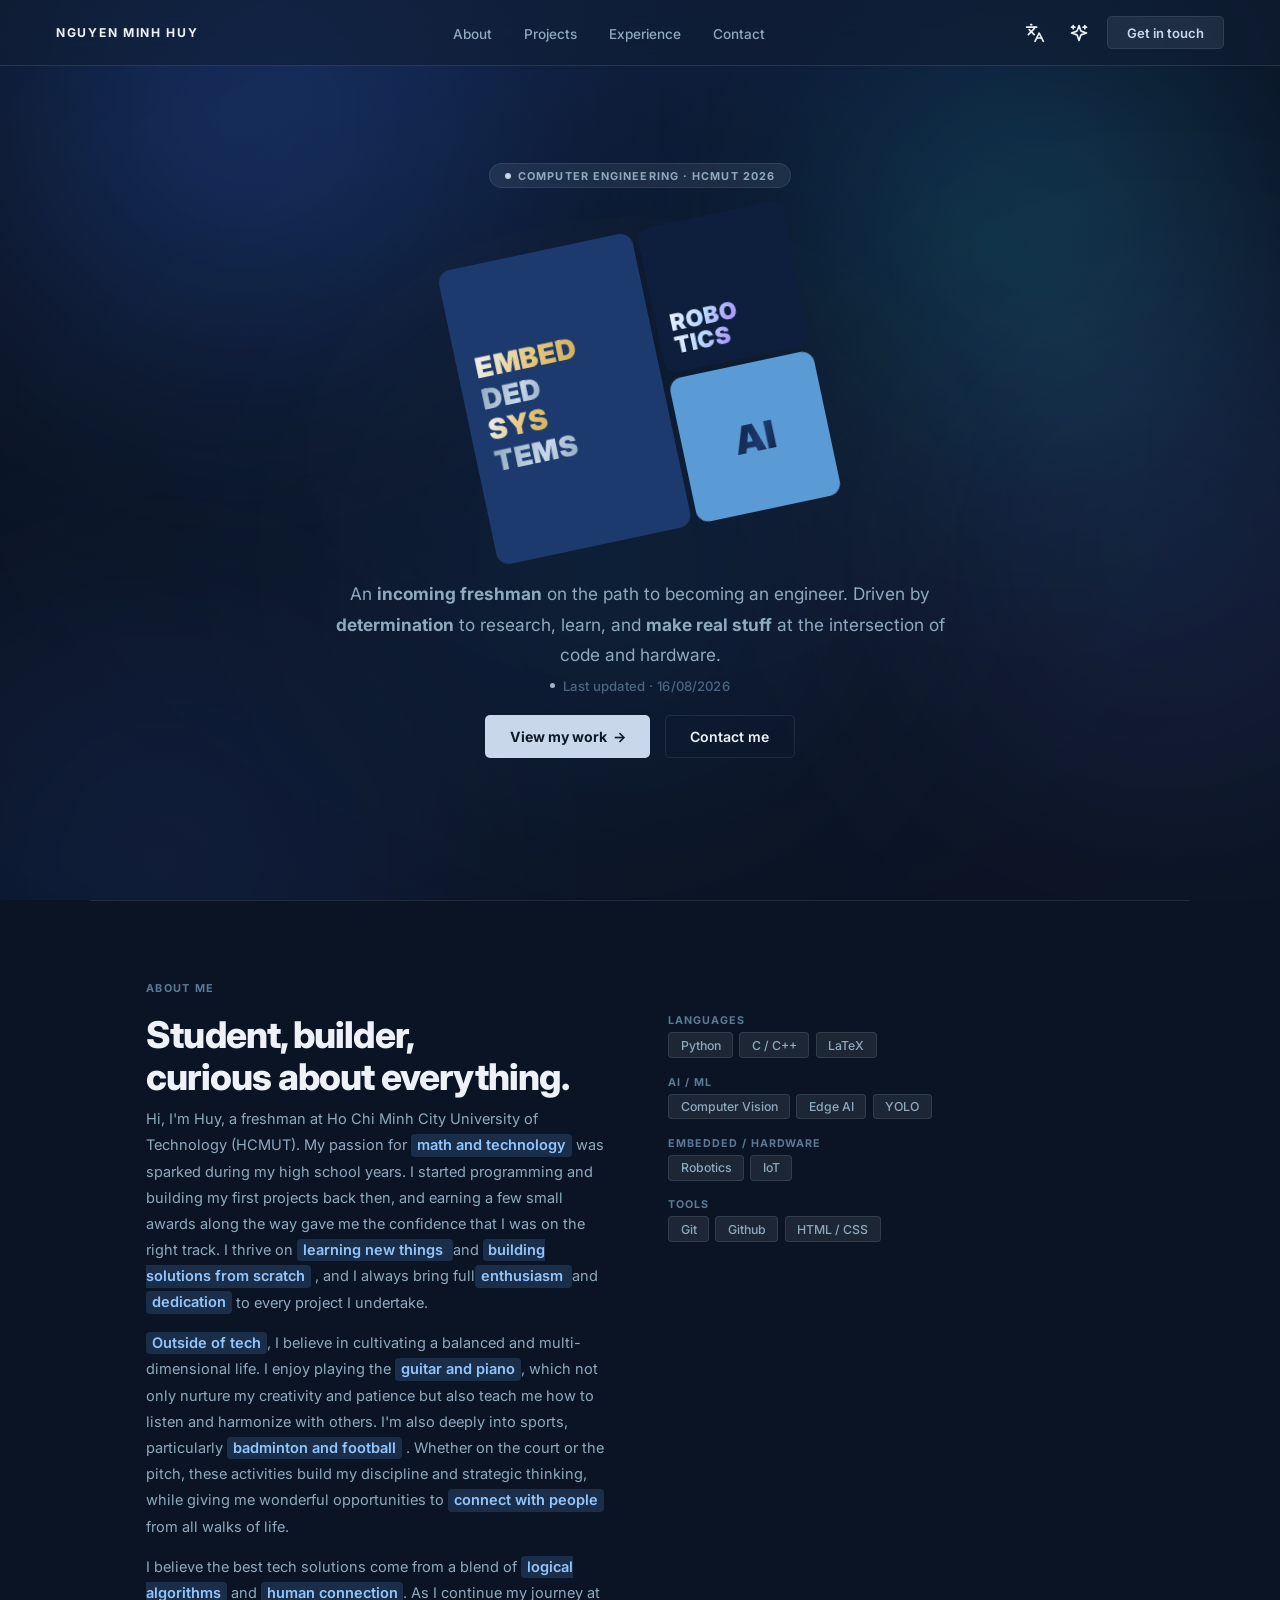
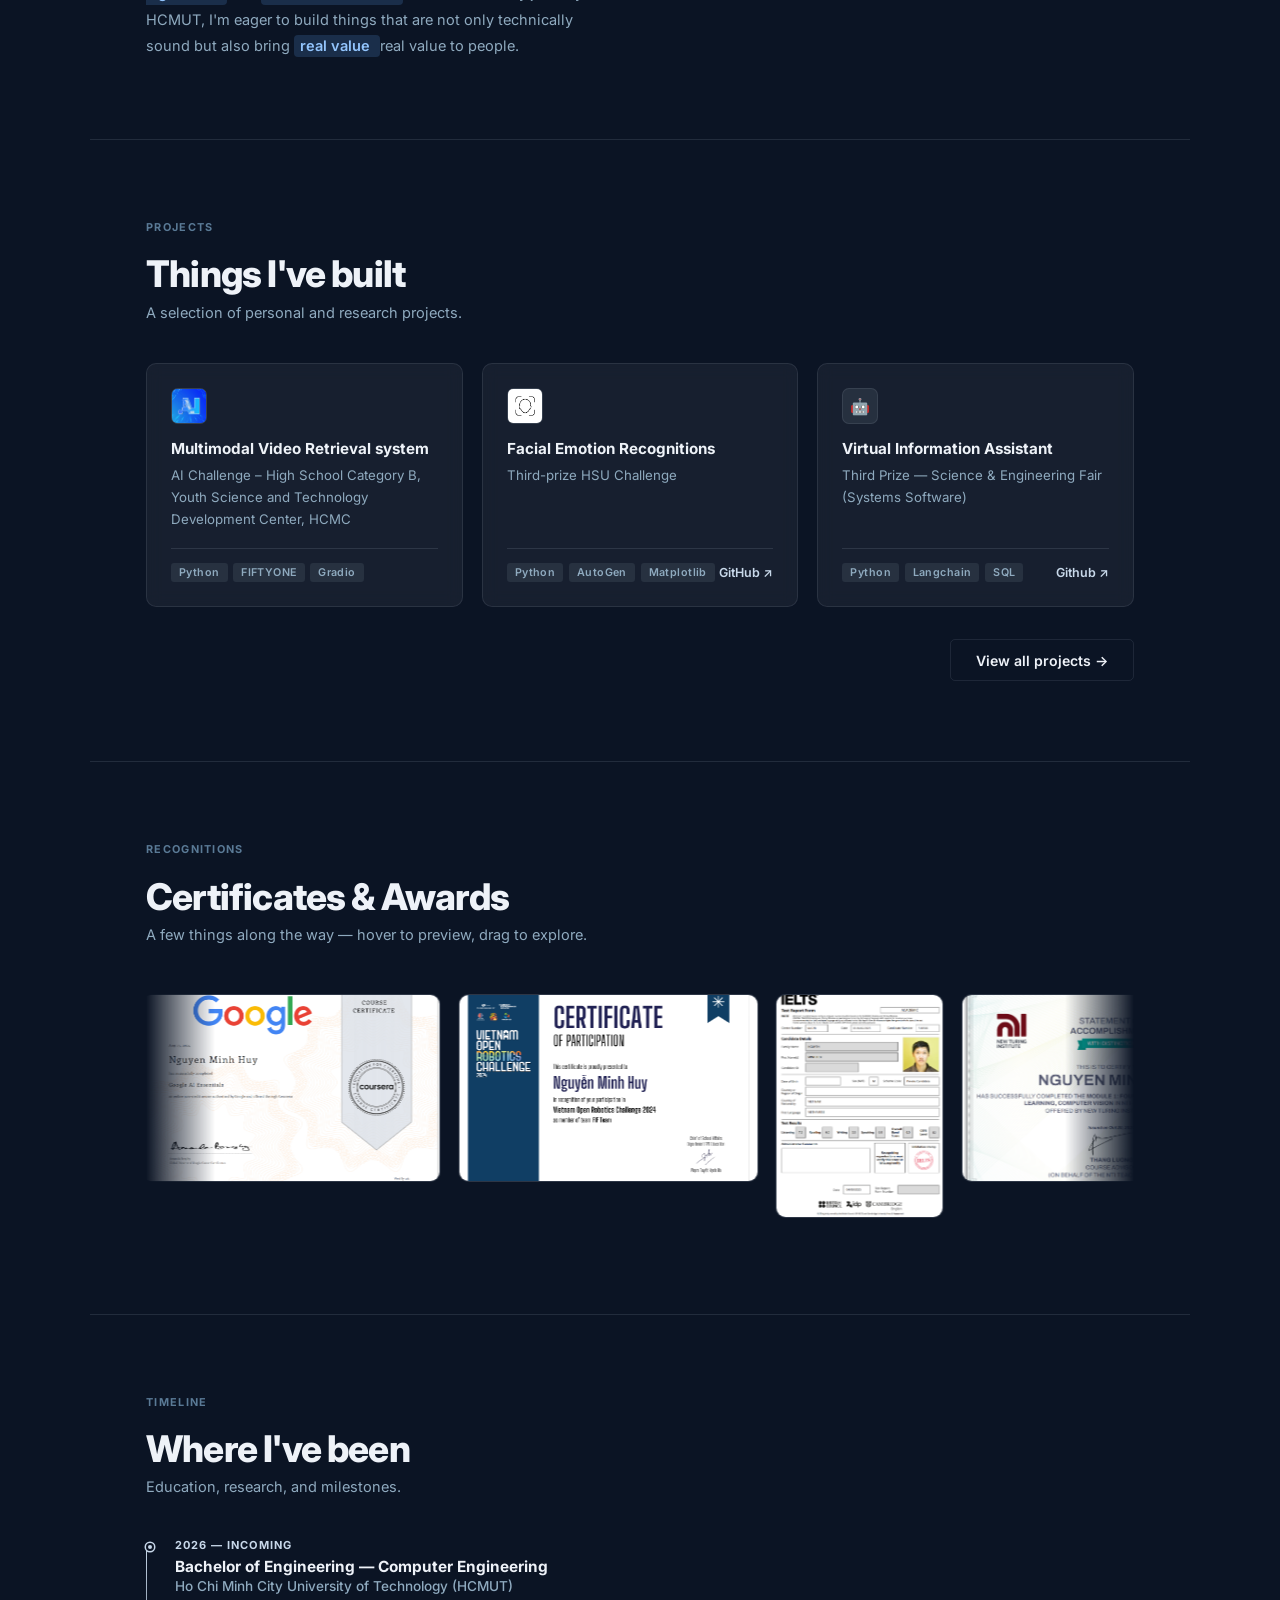
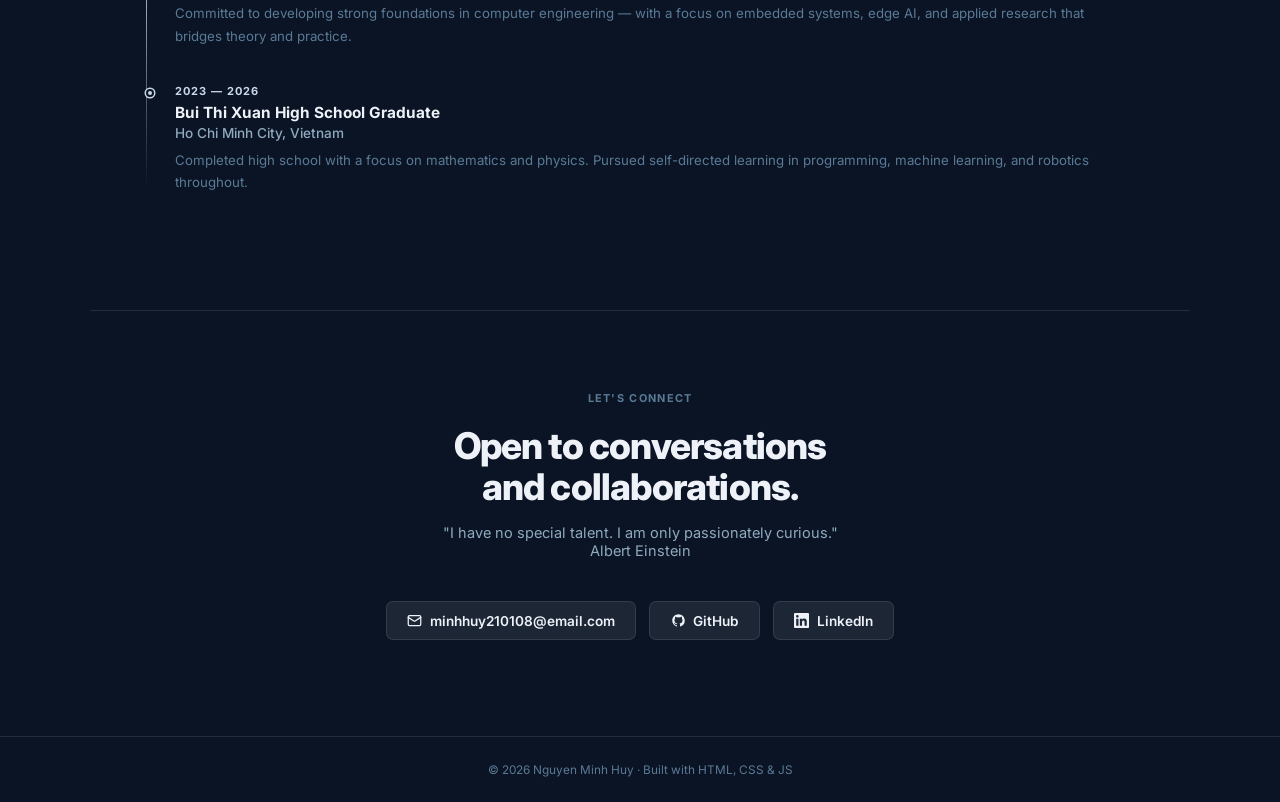
<file: index.html>
<!DOCTYPE html>
<html lang="en">
<head>
  <meta charset="UTF-8">
  <meta name="viewport" content="width=device-width, initial-scale=1.0">
  <title>Nguyen Minh Huy · Portfolio</title>
  
  <!-- Fonts -->
  <link href="https://fonts.googleapis.com/css2?family=Inter:wght@300;400;500;600;700;800;900&display=swap" rel="stylesheet">
  
  <!-- CSS -->
  <link rel="stylesheet" href="css/style.css">
  
  <!-- JavaScript -->
  <script src="js/main.js" defer></script>
</head>
<body>

  <!-- ══ AURORA BACKGROUND ══ -->
  <div class="aurora" aria-hidden="true">
    <div class="aurora-blob b1"></div>
    <div class="aurora-blob b2"></div>
    <div class="aurora-blob b3"></div>
    <div class="aurora-blob b4"></div>
    <div class="aurora-blob b5"></div>
  </div>

  <!-- ── NAV ── -->
  <nav>
    <a href="#hero" class="nav-logo">Nguyen Minh Huy</a>
    <ul class="nav-links">
      <li><a href="#about">About</a></li>
      <li><a href="#projects">Projects</a></li>
      <li><a href="#experience">Experience</a></li>
      <li><a href="#contact">Contact</a></li>
    </ul>

 <!-- KHỐI BÊN PHẢI: Gom icon và nút Get in touch vào chung 1 div -->
  <div class="nav-right">
    <button id="langToggle" class="nav-icon-btn" title="Change Language">
      <!-- Bộ chứa ẩn của Google Translate (không hiển thị ra ngoài giao diện) -->
      <div id="google_translate_element" style="display: none;"></div>
      <svg width="20" height="20" viewBox="0 0 24 24" fill="none" stroke="currentColor" stroke-width="2" stroke-linecap="round" stroke-linejoin="round">
        <path d="m5 8 6 6"></path><path d="m4 14 6-6 2-3"></path><path d="M2 5h12"></path><path d="M7 2h1"></path><path d="m22 22-5-10-5 10"></path><path d="M14 18h6"></path>
      </svg>
    </button>

  <button id="themeToggle" class="nav-icon-btn" title="Toggle Theme">
  <!-- Icon Colorful (Sparkles) -->
  <svg id="icon-colorful" style="display: none;" width="20" height="20" viewBox="0 0 24 24" fill="none" stroke="currentColor" stroke-width="2" stroke-linecap="round" stroke-linejoin="round">
    <path d="m12 3-1.912 5.813a2 2 0 0 1-1.275 1.275L3 12l5.813 1.912a2 2 0 0 1 1.275 1.275L12 21l1.912-5.813a2 2 0 0 1 1.275-1.275L21 12l-5.813-1.912a2 2 0 0 1-1.275-1.275L12 3Z"/>
    <path d="M5 3v4M3 5h4M19 3v4M17 5h4"/>
  </svg>

  <!-- Icon Light (Sun) -->
  <svg id="icon-light" style="display: none;" width="20" height="20" viewBox="0 0 24 24" fill="none" stroke="currentColor" stroke-width="2" stroke-linecap="round" stroke-linejoin="round">
    <circle cx="12" cy="12" r="4"></circle><path d="M12 2v2"></path><path d="M12 20v2"></path><path d="m4.93 4.93 1.41 1.41"></path><path d="m17.66 17.66 1.41 1.41"></path><path d="M2 12h2"></path><path d="M20 12h2"></path><path d="m6.34 17.66-1.41 1.41"></path><path d="m19.07 4.93-1.41 1.41"></path>
  </svg>

  <!-- Icon Dark (Moon) -->
  <svg id="icon-dark" style="display: none;" width="20" height="20" viewBox="0 0 24 24" fill="none" stroke="currentColor" stroke-width="2" stroke-linecap="round" stroke-linejoin="round">
    <path d="M12 3a6 6 0 0 0 9 9 9 9 0 1 1-9-9Z"></path>
  </svg>
</button>

    <a href="mailto:minhhuy210108@gmail.com" class="nav-cta">Get in touch</a>
  </div>
    
  </nav>

  <!-- ══ HERO ══ -->
  <div class="hero-wrap" id="hero">
    <div class="hero-left">
      <span class="eyebrow">Computer Engineering · HCMUT 2026</span>
      <div class="hero-visual">
        <div class="sticker-outer">
          <div class="sticker-grid">
            <div class="scard sc-embed">
              <span class="embed-word">EMBED</span>
              <span class="embed-word dim">DED</span>
              <span class="embed-word">SYS</span>
              <span class="embed-word dim">TEMS</span>
            </div>
            <div class="scard sc-robot">
              <span class="robot-word">ROBO</span>
              <span class="robot-word">TICS</span>
              <!-- <span class="robot-sub">/ systems</span> -->
            </div>
            <div class="scard sc-ai">
              <span class="ai-word">AI</span>
            </div>
          </div>
        </div>
      </div>
      <p class="hero-sub">
        <p class="hero-sub">
          An <strong>incoming freshman</strong> on the path to becoming an engineer. 
          Driven by <strong>determination</strong> to research, learn, and <strong>make real stuff</strong> at the intersection of code and hardware.
        </p>
        

      </p>
        <div class="pd-updated">
          <span class="pd-updated-dot"></span>
           Last updated · 16/08/2026
        </div>
      <div class="cta-row">
        <a href="#projects" class="btn-p">View my work &nbsp;→</a>
        <a href="#contact" class="btn-s">Contact me</a>
      </div>
      <!-- <div class="stats">
        <div><div class="stat-n">3+</div><div class="stat-l">Projects</div></div>
        <div><div class="stat-n">2</div><div class="stat-l">Research areas</div></div>
        <div><div class="stat-n">ACLAB</div><div class="stat-l">Applicant</div></div>
      </div> -->
    </div>
  </div>

  <hr class="section-div">

  <!-- ══ ABOUT ══ -->
  <div class="section-wrap" id="about">
    <span class="section-ey">About me</span>
    <div class="about-grid">
      <div>
        <h2 class="section-h">Student, builder,<br>curious about everything.</h2>
        <div class="about-body">
          <p>Hi, I'm Huy, a freshman at Ho Chi Minh City University of Technology (HCMUT). My passion for <span class="highlight">math and technology</span> was sparked during my high school years. I started programming and building my first projects back then, and earning a few small awards along the way gave me the confidence that I was on the right track. I thrive on <span class="highlight"> learning new things </span> and <span class="highlight">building solutions from scratch</span> , and I always bring full<span class="highlight">enthusiasm </span> and <span class="highlight">dedication</span> to every project I undertake.</p>
          <p><span class="highlight">Outside of tech</span>, I believe in cultivating a balanced and multi-dimensional life. I enjoy playing the <span class="highlight">guitar and piano</span>, which not only nurture my creativity and patience but also teach me how to listen and harmonize with others. I'm also deeply into sports, particularly <span class="highlight">badminton and football</span> . Whether on the court or the pitch, these activities build my discipline and strategic thinking, while giving me wonderful opportunities to <span class="highlight"> connect with people  </span>from all walks of life.</p>
          <p>I believe the best tech solutions come from a blend of <span class="highlight">logical algorithms</span> and <span class="highlight">human connection</span>. As I continue my journey at HCMUT, I'm eager to build things that are not only technically sound but also bring <span class="highlight"> real value </span> real value to people.</p>
        </div>
      </div>
      <div class="skills-col">
        <div><div class="skill-label">Languages</div>
          <div class="skill-tag-group">
            <span class="skill-tag">Python</span><span class="skill-tag">C / C++</span>
            <span class="skill-tag">LaTeX</span>
          </div>
        </div>
        <div><div class="skill-label">AI / ML</div>
          <div class="skill-tag-group">
            <span class="skill-tag">Computer Vision</span>
            <span class="skill-tag">Edge AI</span><span class="skill-tag">YOLO</span>
          </div>
        </div>
        <div><div class="skill-label">Embedded / Hardware</div>
          <div class="skill-tag-group">
            <span class="skill-tag">Robotics</span><span class="skill-tag">IoT</span>
          </div>
        </div>
        <div><div class="skill-label">Tools</div>
          <div class="skill-tag-group">
            <span class="skill-tag">Git</span><span class="skill-tag">Github</span>
            <span class="skill-tag">HTML / CSS</span>
          </div>
        </div>
      </div>
    </div>
  </div>

  <hr class="section-div">

  




  <!-- ══ PROJECTS ══ -->
<div class="section-wrap" id="projects">
  <span class="section-ey">Projects</span>
  <h2 class="section-h">Things I've built</h2>
  <p class="section-sub">A selection of personal and research projects.</p>
  
  <div class="projects-grid">
    <!-- Card 1: Thêm modal-trigger và data-id="project-1" -->
    <div class="proj-card modal-trigger" data-id="project-aic" >
      <div class="proj-icon"><img src="assets/aic/aic.png" alt="AI Challenge"></div>
      <h3>Multimodal Video Retrieval system</h3>
      <p>AI Challenge – High School Category B, Youth Science and Technology Development Center, HCMC</p>
      <div class="proj-footer">
        <div class="proj-tags"><span class="proj-tag">Python</span><span class="proj-tag">FIFTYONE</span><span class="proj-tag">Gradio</span></div>
      </div>
    </div>

    <!-- Card 2: Thêm modal-trigger và data-id="project-2" -->
    <div class="proj-card modal-trigger" data-id="project-emotion" style="cursor: pointer;">
      <div class="proj-icon"><img src="assets/emotion/face.jpg" alt="AI Challenge"></div>
      <h3>Facial Emotion Recognitions</h3>
      <p>Third-prize HSU Challenge</p>
      <div class="proj-footer">
        <div class="proj-tags"><span class="proj-tag">Python</span><span class="proj-tag">AutoGen </span><span class="proj-tag">Matplotlib</span></div>
        <a href="https://github.com/minhhuyng21/Facial-emotion-recognition" class="proj-link" onclick="event.stopPropagation();">GitHub ↗</a>
      </div>
    </div>

    <!-- Card 3: Thêm modal-trigger và data-id="project-3" (nhớ thêm key "project-3" vào projectsData) -->
    <div class="proj-card modal-trigger" data-id="project-chatbot" style="cursor: pointer;">
      <div class="proj-icon">🤖</div>
      <h3>Virtual Information Assistant</h3>
      <p>Third Prize — Science & Engineering Fair (Systems Software) </p>
      <div class="proj-footer">
        <div class="proj-tags"><span class="proj-tag">Python</span><span class="proj-tag">Langchain</span><span class="proj-tag">SQL</span></div>
        <a href="https://github.com/HaDungx/KHKT_2024-2025" class="proj-link" onclick="event.stopPropagation();">Github ↗</a>
      </div>
    </div>
  </div>

  <div class="view-more-wrap">
    <a href="project.html" class="btn-s">View all projects &rarr;</a>
  </div>
</div>

<hr class="section-div">

<!-- ══ MODAL (CỬA SỔ POPUP ẨN) ══ -->
  <div class="modal-overlay" id="projectModal">
    <div class="modal-content">
      
      <!-- Cụm nút điều khiển góc trên bên phải -->
      <div class="modal-controls">
        <!-- Nút phóng to / mở trang riêng -->
        <a href="#" id="modalExpandBtn" class="modal-btn" title="Open full page" target="_blank">
          <svg width="18" height="18" viewBox="0 0 24 24" fill="none" stroke="currentColor" stroke-width="2" stroke-linecap="round" stroke-linejoin="round">
            <path d="M18 13v6a2 2 0 0 1-2 2H5a2 2 0 0 1-2-2V8a2 2 0 0 1 2-2h6"></path>
            <polyline points="15 3 21 3 21 9"></polyline>
            <line x1="10" y1="14" x2="21" y2="3"></line>
          </svg>
        </a>
        <!-- Nút Đóng -->
        <button class="modal-btn" id="closeModal" title="Close">&times;</button>
      </div>

      <div class="modal-body">
        <div class="modal-icon" id="modalIcon">📁</div>
        <h2 id="modalTitle">Project Title</h2>
        <div class="proj-tags" id="modalTags" style="margin-bottom: 1.5rem;">
          <!-- Tags sẽ được load vào đây -->
        </div>
        <div id="modalDesc" style="color: var(--sub); line-height: 1.8; font-size: 0.95rem;">
          <!-- Chi tiết project sẽ nằm ở đây -->
        </div>
      </div>
    </div>
  </div>


  <!-- ══ SECTION: CERTIFICATES & AWARDS ══ -->

  <!-- ══ HTML ══ -->
  <section class="section-wrap" id="achievements">
    <span class="section-ey">Recognitions</span>
    <h2 class="section-h">Certificates & Awards</h2>
    <p class="section-sub">A few things along the way — hover to preview, drag to explore.</p>
  
    <!-- Carousel -->
    <div class="certs-carousel-outer" id="certsOuter">
      <div class="certs-carousel-track" id="certsTrack">
        <!-- Cards được tạo tự động bởi JS bên dưới -->
      </div>
    </div>
  
    <!-- Footer
    <div class="certs-footer">
      <div class="certs-drag-hint">⟵ drag to explore ⟶</div>
      <a href="achievements.html" class="btn-s">View all credentials →</a>
    </div> -->
  </section>
  
  <!-- Popup element (dùng chung, inject vào body) -->
  <div class="cert-popup" id="certPopup">
    <div id="certPopupInner"></div>
    <div class="cert-popup-bar">
      <strong id="certPopupTitle"></strong>
      <span id="certPopupSub"></span>
    </div>
  </div>
 


  <hr class="section-div">
  <!-- ══ EXPERIENCE ══ -->
  <div class="section-wrap" id="experience">
    <span class="section-ey">Timeline</span>
    <h2 class="section-h">Where I've been</h2>
    <p class="section-sub">Education, research, and milestones.</p>
    <div class="timeline">
      <div class="tl-item">
        <div class="tl-date">2026 — Incoming</div>
        <div class="tl-title">Bachelor of Engineering — Computer Engineering</div>
        <div class="tl-org">Ho Chi Minh City University of Technology (HCMUT)</div>
        <div class="tl-desc">Committed to developing strong foundations in computer engineering — with a focus on embedded systems, edge AI, and applied research that bridges theory and practice.</div>
      </div>
      <div class="tl-item">
        <div class="tl-date">2023 — 2026</div>
        <div class="tl-title">Bui Thi Xuan High School Graduate</div>
        <div class="tl-org">Ho Chi Minh City, Vietnam</div>
        <div class="tl-desc">Completed high school with a focus on mathematics and physics. Pursued self-directed learning in programming, machine learning, and robotics throughout.</div>
      </div>
    </div>
  </div>

  <hr class="section-div">

  <!-- ══ CONTACT ══ -->
  <div class="section-wrap contact-center" id="contact">
    <span class="section-ey" style="display:block;text-align:center">Let's connect</span>
    <h2 class="section-h" style="margin-bottom:1rem">Open to conversations<br>and collaborations.</h2>
    <p class="section-sub" style="max-width:430px;margin-left:auto;margin-right:auto;text-align:center">
     "I have no special talent. I am only passionately curious." <br>Albert Einstein 
    </p>
    <div class="contact-links">
      <a href="mailto:minhhuy210108@email.com" class="contact-link">
        <svg viewBox="0 0 24 24" fill="none" stroke="currentColor" stroke-width="2" stroke-linecap="round" stroke-linejoin="round"><rect x="2" y="4" width="20" height="16" rx="2"/><path d="m22 7-8.97 5.7a1.94 1.94 0 0 1-2.06 0L2 7"/></svg>
        minhhuy210108@email.com
      </a>
      <a href="https://github.com/minhhuyng21" target="_blank" class="contact-link">
        <svg viewBox="0 0 24 24" fill="currentColor"><path d="M12 2C6.477 2 2 6.484 2 12.017c0 4.425 2.865 8.18 6.839 9.504.5.092.682-.217.682-.483 0-.237-.008-.868-.013-1.703-2.782.605-3.369-1.343-3.369-1.343-.454-1.158-1.11-1.466-1.11-1.466-.908-.62.069-.608.069-.608 1.003.07 1.531 1.032 1.531 1.032.892 1.53 2.341 1.088 2.91.832.092-.647.35-1.088.636-1.338-2.22-.253-4.555-1.113-4.555-4.951 0-1.093.39-1.988 1.029-2.688-.103-.253-.446-1.272.098-2.65 0 0 .84-.27 2.75 1.026A9.564 9.564 0 0 1 12 6.844a9.59 9.59 0 0 1 2.504.337c1.909-1.296 2.747-1.027 2.747-1.027.546 1.379.202 2.398.1 2.651.64.7 1.028 1.595 1.028 2.688 0 3.848-2.339 4.695-4.566 4.943.359.309.678.92.678 1.855 0 1.338-.012 2.419-.012 2.747 0 .268.18.58.688.482A10.02 10.02 0 0 0 22 12.017C22 6.484 17.522 2 12 2z"/></svg>
        GitHub
      </a>
      <a href="https://linkedin.com/in/minh-huy-nguyen-92a643318" target="_blank" class="contact-link">
        <svg viewBox="0 0 24 24" fill="currentColor"><path d="M20.447 20.452h-3.554v-5.569c0-1.328-.027-3.037-1.852-3.037-1.853 0-2.136 1.445-2.136 2.939v5.667H9.351V9h3.414v1.561h.046c.477-.9 1.637-1.85 3.37-1.85 3.601 0 4.267 2.37 4.267 5.455v6.286zM5.337 7.433a2.062 2.062 0 0 1-2.063-2.065 2.064 2.064 0 1 1 2.063 2.065zm1.782 13.019H3.555V9h3.564v11.452zM22.225 0H1.771C.792 0 0 .774 0 1.729v20.542C0 23.227.792 24 1.771 24h20.451C23.2 24 24 23.227 24 22.271V1.729C24 .774 23.2 0 22.222 0h.003z"/></svg>
        LinkedIn
      </a>
      <!-- <a href="#" class="contact-link">
        <svg viewBox="0 0 24 24" fill="none" stroke="currentColor" stroke-width="2" stroke-linecap="round" stroke-linejoin="round"><path d="M14 2H6a2 2 0 0 0-2 2v16a2 2 0 0 0 2 2h12a2 2 0 0 0 2-2V8z"/><polyline points="14 2 14 8 20 8"/><line x1="16" y1="13" x2="8" y2="13"/><line x1="16" y1="17" x2="8" y2="17"/></svg>
        Resume
      </a> -->
    </div>
  </div>

  <footer>
    <span id="copyright-year"></span> Nguyen Minh Huy · Built with HTML, CSS & JS
  </footer>

</body>
</html>
</file>
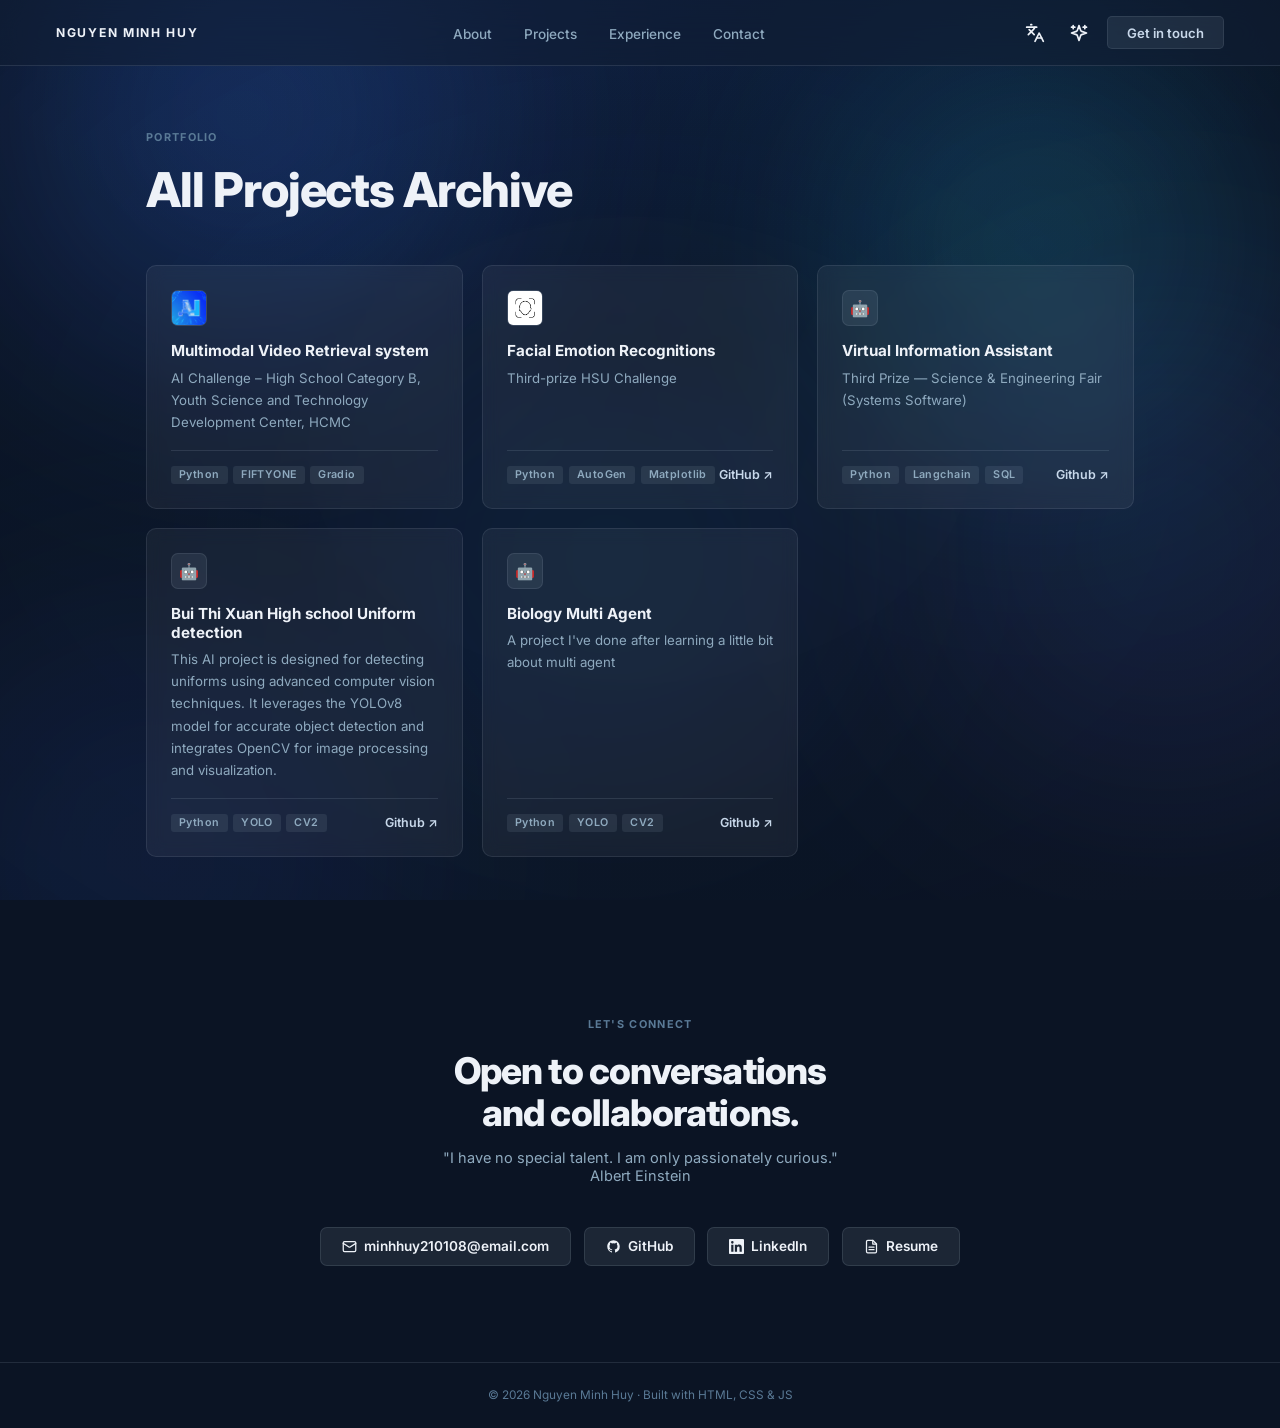
<file: project.html>
<!DOCTYPE html>
<html lang="en">
<head>
  <meta charset="UTF-8">
  <meta name="viewport" content="width=device-width, initial-scale=1.0">
  <title>All Projects · Nguyen Minh Huy</title>
  <link href="https://fonts.googleapis.com/css2?family=Inter:wght@300;400;500;600;700;800;900&display=swap" rel="stylesheet">
  <link rel="stylesheet" href="css/style.css">
  <script src="js/main.js" defer></script>
</head>
<body>

  <!-- Background -->
  <div class="aurora" aria-hidden="true">
    <div class="aurora-blob b1"></div>
    <div class="aurora-blob b2"></div>
    <div class="aurora-blob b3"></div>
    <div class="aurora-blob b4"></div>
    <div class="aurora-blob b5"></div>
  </div>

  <!-- Nav -->
<nav>
    <a href="index.html" class="nav-logo">Nguyen Minh Huy</a>
    <ul class="nav-links">
      <li><a href="index.html#about">About</a></li>
      <li><a href="projects.html">Projects</a></li>
      <li><a href="index.html#experience">Experience</a></li>
      <li><a href="index.html#contact">Contact</a></li>
    </ul>
    <div class="nav-right">
    <button id="langToggle" class="nav-icon-btn" title="Change Language">
      <!-- Bộ chứa ẩn của Google Translate (không hiển thị ra ngoài giao diện) -->
      <div id="google_translate_element" style="display: none;"></div>
      <svg width="20" height="20" viewBox="0 0 24 24" fill="none" stroke="currentColor" stroke-width="2" stroke-linecap="round" stroke-linejoin="round">
        <path d="m5 8 6 6"></path><path d="m4 14 6-6 2-3"></path><path d="M2 5h12"></path><path d="M7 2h1"></path><path d="m22 22-5-10-5 10"></path><path d="M14 18h6"></path>
      </svg>
    </button>

  <button id="themeToggle" class="nav-icon-btn" title="Toggle Theme">
  <!-- Icon Colorful (Sparkles) -->
  <svg id="icon-colorful" style="display: none;" width="20" height="20" viewBox="0 0 24 24" fill="none" stroke="currentColor" stroke-width="2" stroke-linecap="round" stroke-linejoin="round">
    <path d="m12 3-1.912 5.813a2 2 0 0 1-1.275 1.275L3 12l5.813 1.912a2 2 0 0 1 1.275 1.275L12 21l1.912-5.813a2 2 0 0 1 1.275-1.275L21 12l-5.813-1.912a2 2 0 0 1-1.275-1.275L12 3Z"/>
    <path d="M5 3v4M3 5h4M19 3v4M17 5h4"/>
  </svg>

  <!-- Icon Light (Sun) -->
  <svg id="icon-light" style="display: none;" width="20" height="20" viewBox="0 0 24 24" fill="none" stroke="currentColor" stroke-width="2" stroke-linecap="round" stroke-linejoin="round">
    <circle cx="12" cy="12" r="4"></circle><path d="M12 2v2"></path><path d="M12 20v2"></path><path d="m4.93 4.93 1.41 1.41"></path><path d="m17.66 17.66 1.41 1.41"></path><path d="M2 12h2"></path><path d="M20 12h2"></path><path d="m6.34 17.66-1.41 1.41"></path><path d="m19.07 4.93-1.41 1.41"></path>
  </svg>

  <!-- Icon Dark (Moon) -->
  <svg id="icon-dark" style="display: none;" width="20" height="20" viewBox="0 0 24 24" fill="none" stroke="currentColor" stroke-width="2" stroke-linecap="round" stroke-linejoin="round">
    <path d="M12 3a6 6 0 0 0 9 9 9 9 0 1 1-9-9Z"></path>
  </svg>
</button>

    <a href="mailto:minhhuy210108@gmail.com" class="nav-cta">Get in touch</a>
  </div>
    
  </nav>

  <!-- Trang Tổng Hợp Projects -->
  <div class="section-wrap" style="padding-top: calc(var(--nav-h) + 4rem); min-height: 100vh;">
    <span class="section-ey">Portfolio</span>
    <h1 class="section-h" style="font-size: 3rem; margin-bottom: 3rem;">All Projects Archive</h1>
    
    <div class="projects-grid">
      <!-- Card 1 -->
      <div class="proj-card modal-trigger" data-id="project-aic" >
        <div class="proj-icon"><img src="assets/aic/aic.png" alt="AI Challenge"></div>
        <h3>Multimodal Video Retrieval system</h3>
        <p>AI Challenge – High School Category B, Youth Science and Technology Development Center, HCMC</p>
        <div class="proj-footer">
          <div class="proj-tags"><span class="proj-tag">Python</span><span class="proj-tag">FIFTYONE</span><span class="proj-tag">Gradio</span></div>
        </div>
      </div>

      <!-- Card 2: Thêm modal-trigger và data-id="project-2" -->
      <div class="proj-card modal-trigger" data-id="project-emotion" style="cursor: pointer;">
        <div class="proj-icon"><img src="assets/emotion/face.jpg" alt="AI Challenge"></div>
        <h3>Facial Emotion Recognitions</h3>
        <p>Third-prize HSU Challenge</p>
        <div class="proj-footer">
          <div class="proj-tags"><span class="proj-tag">Python</span><span class="proj-tag">AutoGen </span><span class="proj-tag">Matplotlib</span></div>
          <a href="https://github.com/minhhuyng21/Facial-emotion-recognition" class="proj-link" onclick="event.stopPropagation();">GitHub ↗</a>
        </div>
      </div>



      <!-- Card 3: Thêm modal-trigger và data-id="project-3" (nhớ thêm key "project-3" vào projectsData) -->
      <div class="proj-card modal-trigger" data-id="project-chatbot" style="cursor: pointer;">
        <div class="proj-icon">🤖</div>
        <h3>Virtual Information Assistant</h3>
        <p>Third Prize — Science & Engineering Fair (Systems Software) </p>
        <div class="proj-footer">
          <div class="proj-tags"><span class="proj-tag">Python</span><span class="proj-tag">Langchain</span><span class="proj-tag">SQL</span></div>
          <a href="https://github.com/HaDungx/KHKT_2024-2025" class="proj-link" onclick="event.stopPropagation();">Github ↗</a>
        </div>
      </div>


      <!-- Card 4: Thêm modal-trigger và data-id="project-3" (nhớ thêm key "project-3" vào projectsData) -->
      <div class="proj-card modal-trigger" data-id="project-yolo" style="cursor: pointer;">
        <div class="proj-icon">🤖</div>
        <h3>Bui Thi Xuan High school Uniform detection</h3>
        <p>This AI project is designed for detecting uniforms using advanced computer vision techniques. It leverages the YOLOv8 model for accurate object detection and integrates OpenCV for image processing and visualization. </p>
        <div class="proj-footer">
          <div class="proj-tags"><span class="proj-tag">Python</span><span class="proj-tag">YOLO</span><span class="proj-tag">CV2</span></div>
          <a href="https://github.com/HaDungx/KHKT_2024-2025" class="proj-link" onclick="event.stopPropagation();">Github ↗</a>
        </div>
      </div>

            <!-- Card 4: Thêm modal-trigger và data-id="project-3" (nhớ thêm key "project-3" vào projectsData) -->
      <div class="proj-card modal-trigger" data-id="project-multiagent" style="cursor: pointer;">
        <div class="proj-icon">🤖</div>
        <h3>Biology Multi Agent</h3>
        <p>A project I've done after learning a little bit about multi agent</p>
        <div class="proj-footer">
          <div class="proj-tags"><span class="proj-tag">Python</span><span class="proj-tag">YOLO</span><span class="proj-tag">CV2</span></div>
          <a href="https://github.com/HaDungx/KHKT_2024-2025" class="proj-link" onclick="event.stopPropagation();">Github ↗</a>
        </div>
      </div>

      <!-- Bạn có thể copy paste thêm nhiều card tương tự ở đây -->
    </div>
  </div>

  <!-- ══ MODAL (CỬA SỔ POPUP ẨN) ══ -->
  <div class="modal-overlay" id="projectModal">
    <div class="modal-content">
      
      <!-- Cụm nút điều khiển góc trên bên phải -->
      <div class="modal-controls">
        <!-- Nút phóng to / mở trang riêng -->
        <a href="#" id="modalExpandBtn" class="modal-btn" title="Open full page" target="_blank">
          <svg width="18" height="18" viewBox="0 0 24 24" fill="none" stroke="currentColor" stroke-width="2" stroke-linecap="round" stroke-linejoin="round">
            <path d="M18 13v6a2 2 0 0 1-2 2H5a2 2 0 0 1-2-2V8a2 2 0 0 1 2-2h6"></path>
            <polyline points="15 3 21 3 21 9"></polyline>
            <line x1="10" y1="14" x2="21" y2="3"></line>
          </svg>
        </a>
        <!-- Nút Đóng -->
        <button class="modal-btn" id="closeModal" title="Close">&times;</button>
      </div>

      <div class="modal-body">
        <div class="modal-icon" id="modalIcon">📁</div>
        <h2 id="modalTitle">Project Title</h2>
        <div class="proj-tags" id="modalTags" style="margin-bottom: 1.5rem;">
          <!-- Tags sẽ được load vào đây -->
        </div>
        <div id="modalDesc" style="color: var(--sub); line-height: 1.8; font-size: 0.95rem;">
          <!-- Chi tiết project sẽ nằm ở đây -->
        </div>
      </div>
    </div>
  </div>







  <!-- ══ CONTACT ══ -->
  <div class="section-wrap contact-center" id="contact">
    <span class="section-ey" style="display:block;text-align:center">Let's connect</span>
    <h2 class="section-h" style="margin-bottom:1rem">Open to conversations<br>and collaborations.</h2>
    <p class="section-sub" style="max-width:430px;margin-left:auto;margin-right:auto;text-align:center">
     "I have no special talent. I am only passionately curious." <br>Albert Einstein 
    </p>
    <div class="contact-links">
      <a href="mailto:minhhuy210108@email.com" class="contact-link">
        <svg viewBox="0 0 24 24" fill="none" stroke="currentColor" stroke-width="2" stroke-linecap="round" stroke-linejoin="round"><rect x="2" y="4" width="20" height="16" rx="2"/><path d="m22 7-8.97 5.7a1.94 1.94 0 0 1-2.06 0L2 7"/></svg>
        minhhuy210108@email.com
      </a>
      <a href="https://github.com/minhhuyng21" target="_blank" class="contact-link">
        <svg viewBox="0 0 24 24" fill="currentColor"><path d="M12 2C6.477 2 2 6.484 2 12.017c0 4.425 2.865 8.18 6.839 9.504.5.092.682-.217.682-.483 0-.237-.008-.868-.013-1.703-2.782.605-3.369-1.343-3.369-1.343-.454-1.158-1.11-1.466-1.11-1.466-.908-.62.069-.608.069-.608 1.003.07 1.531 1.032 1.531 1.032.892 1.53 2.341 1.088 2.91.832.092-.647.35-1.088.636-1.338-2.22-.253-4.555-1.113-4.555-4.951 0-1.093.39-1.988 1.029-2.688-.103-.253-.446-1.272.098-2.65 0 0 .84-.27 2.75 1.026A9.564 9.564 0 0 1 12 6.844a9.59 9.59 0 0 1 2.504.337c1.909-1.296 2.747-1.027 2.747-1.027.546 1.379.202 2.398.1 2.651.64.7 1.028 1.595 1.028 2.688 0 3.848-2.339 4.695-4.566 4.943.359.309.678.92.678 1.855 0 1.338-.012 2.419-.012 2.747 0 .268.18.58.688.482A10.02 10.02 0 0 0 22 12.017C22 6.484 17.522 2 12 2z"/></svg>
        GitHub
      </a>
      <a href="https://linkedin.com/in/minh-huy-nguyen-92a643318" target="_blank" class="contact-link">
        <svg viewBox="0 0 24 24" fill="currentColor"><path d="M20.447 20.452h-3.554v-5.569c0-1.328-.027-3.037-1.852-3.037-1.853 0-2.136 1.445-2.136 2.939v5.667H9.351V9h3.414v1.561h.046c.477-.9 1.637-1.85 3.37-1.85 3.601 0 4.267 2.37 4.267 5.455v6.286zM5.337 7.433a2.062 2.062 0 0 1-2.063-2.065 2.064 2.064 0 1 1 2.063 2.065zm1.782 13.019H3.555V9h3.564v11.452zM22.225 0H1.771C.792 0 0 .774 0 1.729v20.542C0 23.227.792 24 1.771 24h20.451C23.2 24 24 23.227 24 22.271V1.729C24 .774 23.2 0 22.222 0h.003z"/></svg>
        LinkedIn
      </a>
      <a href="#" class="contact-link">
        <svg viewBox="0 0 24 24" fill="none" stroke="currentColor" stroke-width="2" stroke-linecap="round" stroke-linejoin="round"><path d="M14 2H6a2 2 0 0 0-2 2v16a2 2 0 0 0 2 2h12a2 2 0 0 0 2-2V8z"/><polyline points="14 2 14 8 20 8"/><line x1="16" y1="13" x2="8" y2="13"/><line x1="16" y1="17" x2="8" y2="17"/></svg>
        Resume
      </a>
    </div>
  </div>
  <footer>
    <span id="copyright-year"></span> Nguyen Minh Huy · Built with HTML, CSS & JS
  </footer>

</body>
</html>
</file>
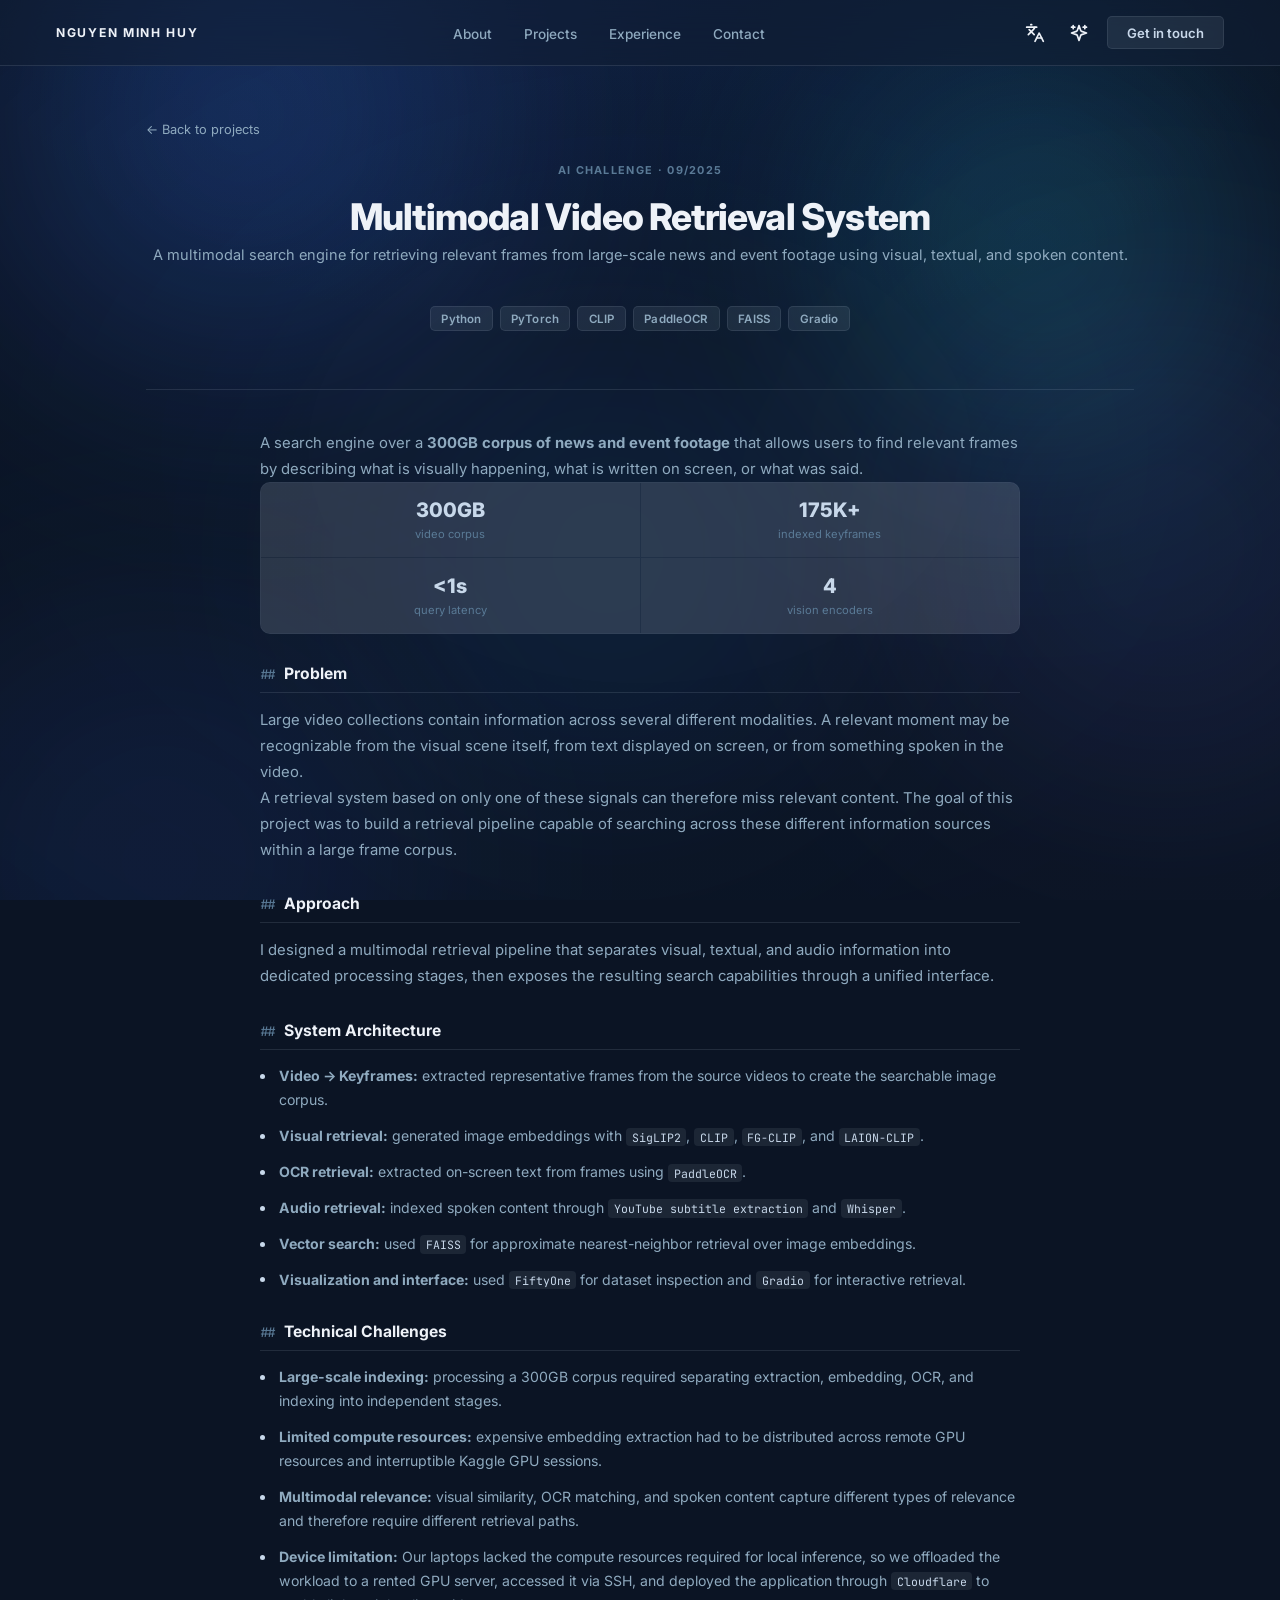
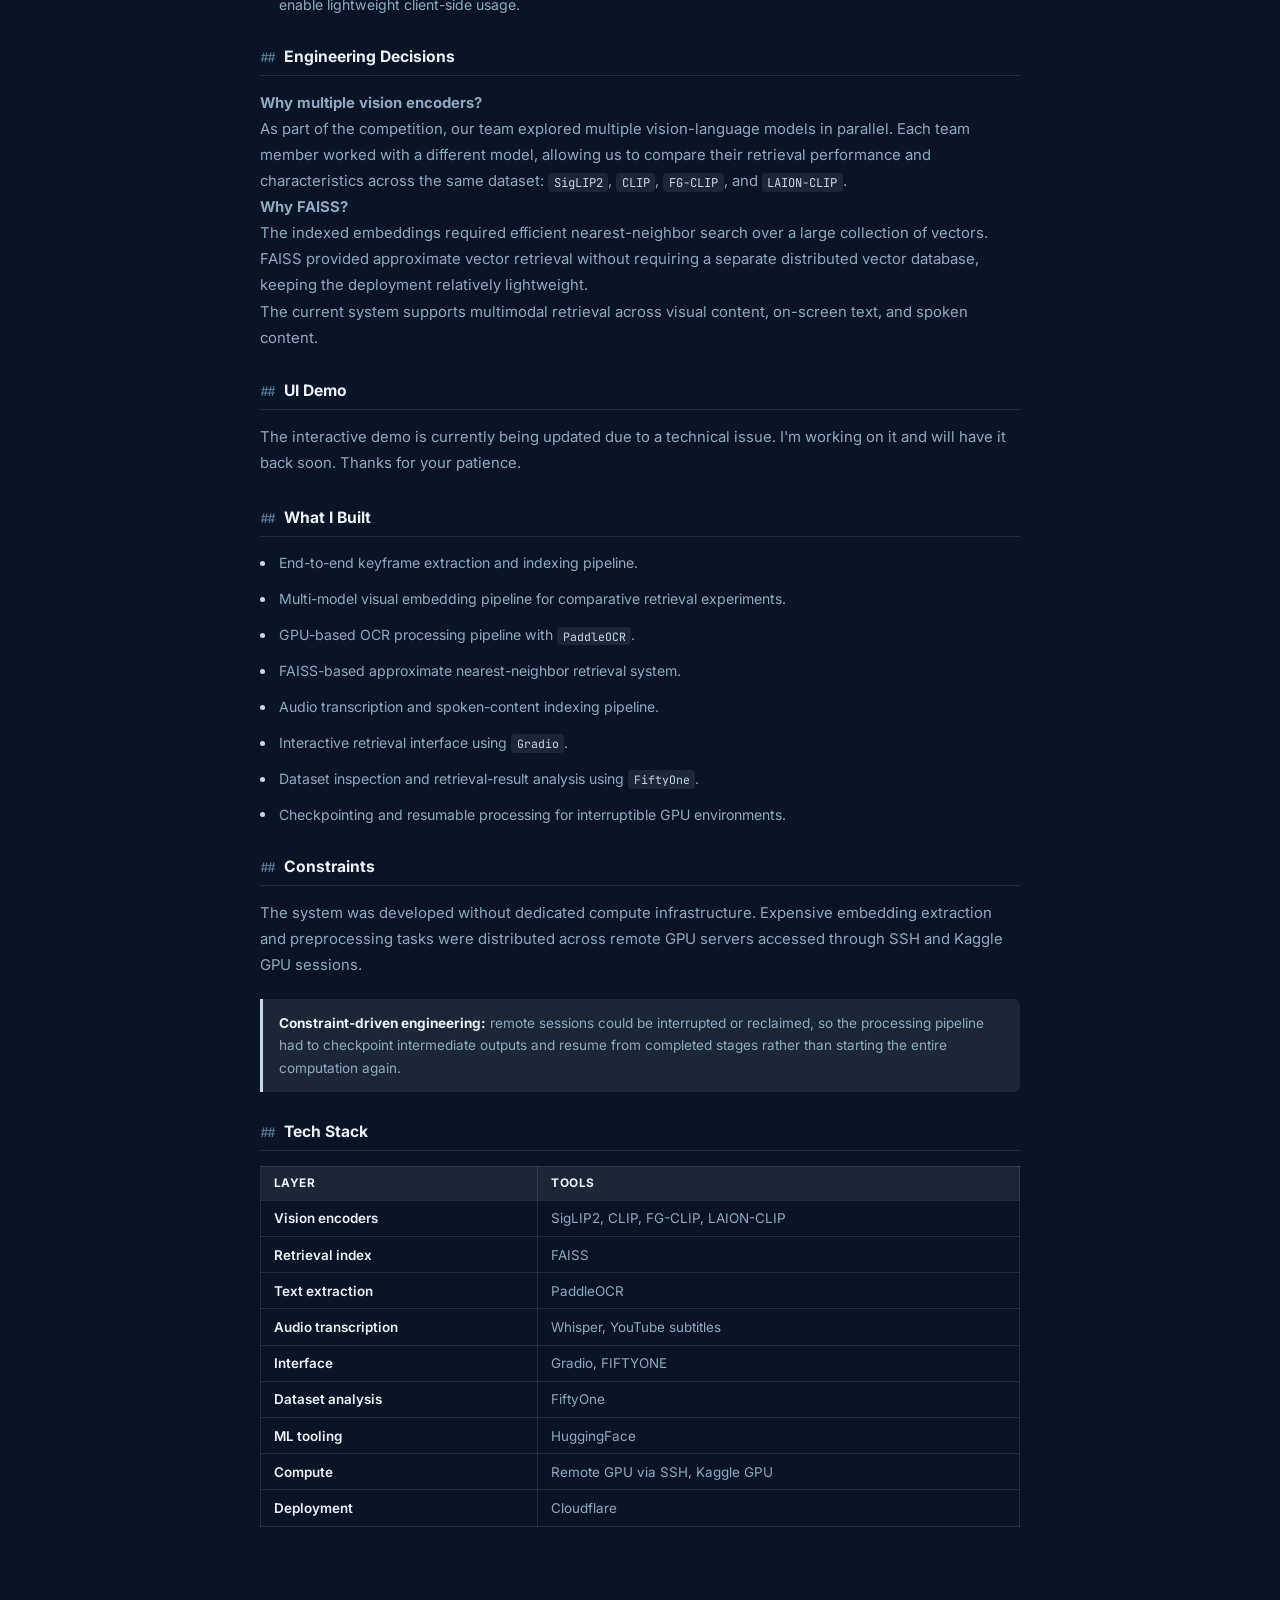
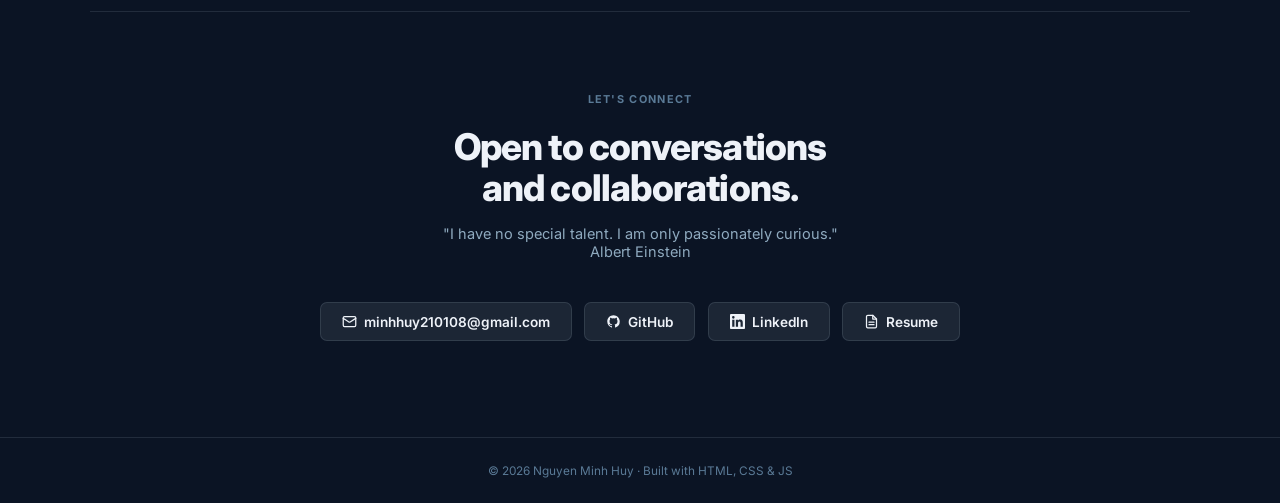
<file: project_aic.html>
<!DOCTYPE html>
<html lang="en">
<head>
<meta charset="UTF-8">
<meta name="viewport" content="width=device-width, initial-scale=1.0">

<title>Multimodal Video Retrieval System · Nguyen Minh Huy</title>

<link href="https://fonts.googleapis.com/css2?family=Inter:wght@300;400;500;600;700;800;900&family=JetBrains+Mono:wght@400;500;600;700&display=swap" rel="stylesheet">

<link rel="stylesheet" href="css/style.css">
<script src="js/main.js" defer></script>
</head>

<body>

  <!-- ══ AURORA BACKGROUND ══ -->
  <div class="aurora" aria-hidden="true">
    <div class="aurora-blob b1"></div>
    <div class="aurora-blob b2"></div>
    <div class="aurora-blob b3"></div>
    <div class="aurora-blob b4"></div>
    <div class="aurora-blob b5"></div>
  </div>

  <!-- ══ NAVIGATION ══ -->
  <nav>

    <a href="index.html#hero" class="nav-logo">
      Nguyen Minh Huy
    </a>

    <ul class="nav-links">
      <li><a href="index.html#about">About</a></li>

      <li><a href="index.html#projects">Projects</a></li>

      <li><a href="index.html#experience">Experience</a></li>

      <li><a href="index.html#contact">Contact</a></li>
    </ul>

    <div class="nav-right">

      <!-- Language -->
      <button id="langToggle" class="nav-icon-btn" title="Change Language">
        <div id="google_translate_element" style="display: none;"></div>

        <svg width="20" height="20" viewBox="0 0 24 24" fill="none" stroke="currentColor" stroke-width="2" stroke-linecap="round" stroke-linejoin="round">
          <path d="m5 8 6 6"></path>
          <path d="m4 14 6-6 2-3"></path>
          <path d="M2 5h12"></path>
          <path d="M7 2h1"></path>
          <path d="m22 22-5-10-5 10"></path>
          <path d="M14 18h6"></path>
        </svg>
      </button>

      <!-- Theme -->
      <button id="themeToggle" class="nav-icon-btn" title="Toggle Theme">

        <svg id="icon-colorful" style="display:none;" width="20" height="20" viewBox="0 0 24 24" fill="none" stroke="currentColor" stroke-width="2" stroke-linecap="round" stroke-linejoin="round">
          <path d="m12 3-1.912 5.813a2 2 0 0 1-1.275 1.275L3 12l5.813 1.912a2 2 0 0 1 1.275 1.275L12 21l1.912-5.813a2 2 0 0 1 1.275-1.275L21 12l-5.813-1.912a2 2 0 0 1-1.275-1.275L12 3Z"/>
          <path d="M5 3v4M3 5h4M19 3v4M17 5h4"/>
        </svg>

        <svg id="icon-light" style="display:none;" width="20" height="20" viewBox="0 0 24 24" fill="none" stroke="currentColor" stroke-width="2" stroke-linecap="round" stroke-linejoin="round">
          <circle cx="12" cy="12" r="4"></circle>
          <path d="M12 2v2"></path>
          <path d="M12 20v2"></path>
          <path d="m4.93 4.93 1.41 1.41"></path>
          <path d="m17.66 17.66 1.41 1.41"></path>
          <path d="M2 12h2"></path>
          <path d="M20 12h2"></path>
          <path d="m6.34 17.66-1.41 1.41"></path>
          <path d="m19.07 4.93-1.41 1.41"></path>
        </svg>

        <svg id="icon-dark" style="display:none;" width="20" height="20" viewBox="0 0 24 24" fill="none" stroke="currentColor" stroke-width="2" stroke-linecap="round" stroke-linejoin="round">
          <path d="M12 3a6 6 0 0 0 9 9 9 9 0 1 1-9-9Z"></path>
        </svg>

      </button>

      <a href="mailto:minhhuy210108@gmail.com" class="nav-cta">
        Get in touch
      </a>

    </div>
  </nav>

  <!-- ══ PROJECT HEADER ══ -->

  <main>

    <div class="section-wrap" style=" padding-top:calc(var(--nav-h) + 3.5rem); display:flex; flex-direction:column; align-items:center; ">

      <a href="index.html#projects" class="pd-back" style="align-self:flex-start">
        &larr; Back to projects
      </a>
      <span class="section-ey">AI Challenge · 09/2025</span>
      <h1 class="section-h">
        Multimodal Video Retrieval System
      </h1>

      <p class="section-sub">
        A multimodal search engine for retrieving relevant frames
        from large-scale news and event footage using visual,
        textual, and spoken content.
      </p>

      <!-- Tech badges -->
      <div class="pd-badges">

        <span class="pd-badge">
          Python
        </span>

        <span class="pd-badge">
          PyTorch
        </span>

        <span class="pd-badge">
          CLIP
        </span>

        <span class="pd-badge">
          PaddleOCR
        </span>

        <span class="pd-badge">
          FAISS
        </span>

        <span class="pd-badge">
          Gradio
        </span>

      </div>


      <hr class="section-div" style="width:100%;margin:2rem 0 2.5rem;" />

      <!-- ══ CONTENT ══ -->

      <div style="max-width:760px;width:100%;">

        <!-- ══ HERO / LEDE ══ -->

        <p class="pd-lede">
          A search engine over a
          <b>300GB corpus of news and event footage</b>
          that allows users to find relevant frames by describing
          what is visually happening, what is written on screen,
          or what was said.
        </p>

        <!-- ══ KEY STATS ══ -->

        <div class="pd-stats">

          <div class="pd-stat">
            <b>300GB</b>
            <span>video corpus</span>
          </div>

          <div class="pd-stat">
            <b>175K+</b>
            <span>indexed keyframes</span>
          </div>

          <div class="pd-stat">
            <b>&lt;1s</b>
            <span>query latency</span>
          </div>

          <div class="pd-stat">
            <b>4</b>
            <span>vision encoders</span>
          </div>

        </div>

        <!-- ══ PROBLEM ══ -->

        <div class="pd-h3">
          Problem
        </div>

        <p class="pd-lede">
          Large video collections contain information across several
          different modalities. A relevant moment may be recognizable
          from the visual scene itself, from text displayed on screen,
          or from something spoken in the video.
        </p>

        <p class="pd-lede">
          A retrieval system based on only one of these signals can
          therefore miss relevant content. The goal of this project was
          to build a retrieval pipeline capable of searching across
          these different information sources within a large frame corpus.
        </p>

        <!-- ══ APPROACH ══ -->

        <div class="pd-h3">
          Approach
        </div>

        <p class="pd-lede">
          I designed a multimodal retrieval pipeline that separates
          visual, textual, and audio information into dedicated
          processing stages, then exposes the resulting search
          capabilities through a unified interface.
        </p>

        <!-- ══ ARCHITECTURE PLACEHOLDER ══ -->

        <div class="pd-media">

          <!--
Replace this with your architecture diagram.

Example:
<img
src="assets/projects/aic/architecture.png"
alt="Multimodal video retrieval architecture"
>
-->

        </div>

        <!-- ══ SYSTEM ARCHITECTURE ══ -->

        <div class="pd-h3">
          System Architecture
        </div>

        <ul class="pd-list">

          <li>
            <b>Video → Keyframes:</b>
            extracted representative frames from the source videos
            to create the searchable image corpus.
          </li>

          <li>
            <b>Visual retrieval:</b>
            generated image embeddings with
            <code>SigLIP2</code>,
            <code>CLIP</code>,
            <code>FG-CLIP</code>,
            and
            <code>LAION-CLIP</code>.
          </li>

          <li>
            <b>OCR retrieval:</b>
            extracted on-screen text from frames using
            <code>PaddleOCR</code>.
          </li>

          <li>
            <b>Audio retrieval:</b>
            indexed spoken content through <code>YouTube subtitle extraction</code>
            and <code>Whisper</code>.
          </li>

          <li>
            <b>Vector search:</b>
            used <code>FAISS</code> for approximate nearest-neighbor
            retrieval over image embeddings.
          </li>

          <li>
            <b>Visualization and interface:</b>
            used <code>FiftyOne</code> for dataset inspection and
            <code>Gradio</code> for interactive retrieval.
          </li>

        </ul>

        <!-- ══ TECHNICAL CHALLENGES ══ -->

        <div class="pd-h3">
          Technical Challenges
        </div>

        <ul class="pd-list">

          <li>
            <b>Large-scale indexing:</b>
            processing a 300GB corpus required separating
            extraction, embedding, OCR, and indexing into
            independent stages.
          </li>

          <li>
            <b>Limited compute resources:</b>
            expensive embedding extraction had to be distributed
            across remote GPU resources and interruptible Kaggle
            GPU sessions.
          </li>

          <li>
            <b>Multimodal relevance:</b>
            visual similarity, OCR matching, and spoken content
            capture different types of relevance and therefore
            require different retrieval paths.
          </li>
          
          <li>
            <b>Device limitation:</b>
            Our laptops lacked the compute resources required for local inference, so we offloaded the workload to a rented GPU server, accessed it via SSH, and deployed the application through <code>Cloudflare</code> to enable lightweight client-side usage.
          </li>
        </ul>

        <!-- ══ ENGINEERING DECISIONS ══ -->

        <div class="pd-h3">
          Engineering Decisions
        </div>

        <p class="pd-lede">
          <b>Why multiple vision encoders?</b>
        </p>

        <p class="pd-lede">
          As part of the competition, our team explored multiple
          vision-language models in parallel. Each team member worked
          with a different model, allowing us to compare their retrieval
          performance and characteristics across the same dataset:
          <code>SigLIP2</code>,
          <code>CLIP</code>,
          <code>FG-CLIP</code>,
          and <code>LAION-CLIP</code>.
        </p>

        <p class="pd-lede">
          <b>Why FAISS?</b>
        </p>

        <p class="pd-lede">
          The indexed embeddings required efficient nearest-neighbor
          search over a large collection of vectors. FAISS provided
          approximate vector retrieval without requiring a separate
          distributed vector database, keeping the deployment relatively
          lightweight.
        </p>


        <p class="pd-lede">
          The current system supports multimodal retrieval across
          visual content, on-screen text, and spoken content.
        </p>

        <!-- ══ EVALUATION ══

        <div class="pd-h3">
          Evaluation
        </div> -->

        <!-- <table class="pd-table">

          <tr>
            <th>Method</th>
            <th>Metric</th>
            <th>Result</th>
          </tr>

          <tr>
            <td>CLIP</td>
            <td>Recall@10</td>
            <td>___</td>
          </tr>

          <tr>
            <td>SigLIP2</td>
            <td>Recall@10</td>
            <td>___</td>
          </tr>

          <tr>
            <td>FG-CLIP</td>
            <td>Recall@10</td>
            <td>___</td>
          </tr>

          <tr>
            <td>LAION-CLIP</td>
            <td>Recall@10</td>
            <td>___</td>
          </tr>

          <tr>
            <td>Retrieval system</td>
            <td>Latency</td>
            <td>___ ms</td>
          </tr>

          <tr>
            <td>Embedding pipeline</td>
            <td>Throughput</td>
            <td>___ images/s</td>
          </tr>

        </table> -->

        <!-- ══ RETRIEVAL EXAMPLES ══ -->

      <div class="pd-h3">
        UI Demo
      </div>

      <p class="pd-lede">
        The interactive demo is currently being updated due to a technical issue.
        I'm working on it and will have it back soon.
        Thanks for your patience.
      </p>

        <p class="pd-lede">
          <!--
Add a few real retrieval examples here.

Example:
Query → "people holding microphones"
Retrieved → frame 0234, frame 0912, frame 4421
-->
        </p>

        <div class="pd-media">

          <!--
Retrieval screenshot / GIF
-->

        </div>

        <!-- ══ OCR EXAMPLE ══ -->

        <!-- <div class="pd-h3">
          OCR-based Retrieval
        </div>

        <p class="pd-lede">
          The OCR pipeline allows the system to retrieve frames
          based on text appearing directly inside the scene.
        </p> -->

        <div class="pd-media">

          <!-- OCR example screenshot -->

        </div>

        <!-- ══ WHAT I BUILT ══ -->

        <div class="pd-h3">
          What I Built
        </div>

        <ul class="pd-list">

          <li>
            End-to-end keyframe extraction and indexing pipeline.
          </li>

          <li>
            Multi-model visual embedding pipeline for comparative
            retrieval experiments.
          </li>

          <li>
            GPU-based OCR processing pipeline with
            <code>PaddleOCR</code>.
          </li>

          <li>
            FAISS-based approximate nearest-neighbor retrieval system.
          </li>

          <li>
            Audio transcription and spoken-content indexing pipeline.
          </li>

          <li>
            Interactive retrieval interface using
            <code>Gradio</code>.
          </li>

          <li>
            Dataset inspection and retrieval-result analysis using
            <code>FiftyOne</code>.
          </li>

          <li>
            Checkpointing and resumable processing for interruptible
            GPU environments.
          </li>

        </ul>

        <!-- ══ CONSTRAINTS ══ -->

        <div class="pd-h3">
          Constraints
        </div>

        <p class="pd-lede">
          The system was developed without dedicated compute
          infrastructure. Expensive embedding extraction and preprocessing
          tasks were distributed across remote GPU servers accessed through
          SSH and Kaggle GPU sessions.
        </p>

        <div class="pd-note">

          <strong>Constraint-driven engineering:</strong>

          remote sessions could be interrupted or reclaimed,
          so the processing pipeline had to checkpoint intermediate
          outputs and resume from completed stages rather than starting
          the entire computation again.

        </div>


        <div class="pd-h3">
          Tech Stack
        </div>

        <table class="pd-table">

          <tr>
            <th>Layer</th>
            <th>Tools</th>
          </tr>

          <tr>
            <td>Vision encoders</td>
            <td>
              SigLIP2, CLIP, FG-CLIP, LAION-CLIP
            </td>
          </tr>

          <tr>
            <td>Retrieval index</td>
            <td>
              FAISS
            </td>
          </tr>

          <tr>
            <td>Text extraction</td>
            <td>
              PaddleOCR
            </td>
          </tr>

          <tr>
            <td>Audio transcription</td>
            <td>
              Whisper, YouTube subtitles
            </td>
          </tr>

          <tr>
            <td>Interface</td>
            <td>
              Gradio, FIFTYONE
            </td>
          </tr>

          <tr>
            <td>Dataset analysis</td>
            <td>
              FiftyOne
            </td>
          </tr>

          <tr>
            <td>ML tooling</td>
            <td>
              HuggingFace
            </td>
          </tr>

          <tr>
            <td>Compute</td>
            <td>
              Remote GPU via SSH, Kaggle GPU
            </td>
          </tr>
          <tr>
            <td>Deployment</td>
            <td>
              Cloudflare
            </td>
          </tr>

        </table>

        <!-- ══ FINAL CTA ══ -->

        <!-- <div class="pd-cta" style="margin-top:3rem;">

          <a href="#" class="btn-p" target="_blank" rel="noopener noreferrer">
            View on GitHub
          </a>
        </div> -->
      </div>
    </div>
  </main>

  <!-- ══ CONTACT ══ -->

  <hr class="section-div">

  <div class="section-wrap contact-center" id="contact">

    <span class="section-ey" style="display:block;text-align:center">
      Let's connect
    </span>

    <h2 class="section-h" style="margin-bottom:1rem">
      Open to conversations<br>
      and collaborations.
    </h2>

    <p class="section-sub" style=" max-width:430px; margin-left:auto; margin-right:auto; text-align:center; ">
      "I have no special talent.
      I am only passionately curious."
      <br>
      Albert Einstein
    </p>

    <div class="contact-links">

      <a href="mailto:minhhuy210108@gmail.com" class="contact-link">

        <svg viewBox="0 0 24 24" fill="none" stroke="currentColor" stroke-width="2" stroke-linecap="round" stroke-linejoin="round">
          <rect x="2" y="4" width="20" height="16" rx="2" />
          <path d="m22 7-8.97 5.7a1.94 1.94 0 0 1-2.06 0L2 7" />
        </svg>

        minhhuy210108@gmail.com

      </a>

      <a href="https://github.com/minhhuyng21" target="_blank" rel="noopener noreferrer" class="contact-link">

        <svg viewBox="0 0 24 24" fill="currentColor">
          <path d="M12 2C6.477 2 2 6.484 2 12.017c0 4.425 2.865 8.18 6.839 9.504.5.092.682-.217.682-.483 0-.237-.008-.868-.013-1.703-2.782.605-3.369-1.343-3.369-1.343-.454-1.158-1.11-1.466-1.11-1.466-.908-.62.069-.608.069-.608 1.003.07 1.531 1.032 1.531 1.032.892 1.53 2.341 1.088 2.91.832.092-.647.35-1.088.636-1.338-2.22-.253-4.555-1.113-4.555-4.951 0-1.093.39-1.988 1.029-2.688-.103-.253-.446-1.272.098-2.65 0 0 .84-.27 2.75 1.026A9.564 9.564 0 0 1 12 6.844a9.59 9.59 0 0 1 2.504.337c1.909-1.296 2.747-1.027 2.747-1.027.546 1.379.202 2.398.1 2.651.64.7 1.028 1.595 1.028 2.688 0 3.848-2.339 4.695-4.566 4.943.359.309.678.92.678 1.855 0 1.338-.012 2.419-.012 2.747 0 .268.18.58.688.482A10.02 10.02 0 0 0 22 12.017C22 6.484 17.522 2 12 2z"/>
        </svg>

        GitHub

      </a>

      <a href="https://linkedin.com/in/minh-huy-nguyen-92a643318" target="_blank" rel="noopener noreferrer" class="contact-link">

        <svg viewBox="0 0 24 24" fill="currentColor">
          <path d="M20.447 20.452h-3.554v-5.569c0-1.328-.027-3.037-1.852-3.037-1.853 0-2.136 1.445-2.136 2.939v5.667H9.351V9h3.414v1.561h.046c.477-.9 1.637-1.85 3.37-1.85 3.601 0 4.267 2.37 4.267 5.455v6.286zM5.337 7.433a2.062 2.062 0 0 1-2.063-2.065 2.064 2.064 0 1 1 2.063 2.065zm1.782 13.019H3.555V9h3.564v11.452zM22.225 0H1.771C.792 0 0 .774 0 1.729v20.542C0 23.227.792 24 1.771 24h20.451C23.2 24 24 23.227 24 22.271V1.729C24 .774 23.2 0 22.222 0h.003z"/>
        </svg>

        LinkedIn

      </a>

      <a href="#" class="contact-link">

        <svg viewBox="0 0 24 24" fill="none" stroke="currentColor" stroke-width="2" stroke-linecap="round" stroke-linejoin="round">
          <path d="M14 2H6a2 2 0 0 0-2 2v16a2 2 0 0 0 2 2h12a2 2 0 0 0 2-2V8z"/>
          <polyline points="14 2 14 8 20 8"/>
          <line x1="16" y1="13" x2="8" y2="13"/>
          <line x1="16" y1="17" x2="8" y2="17"/>
        </svg>

        Resume

      </a>

    </div>

  </div>

  <!-- ══ FOOTER ══ -->

  <footer>

    <span id="copyright-year"></span>
    Nguyen Minh Huy
    · Built with HTML, CSS &amp; JS

  </footer>

</body>
</html>
</file>
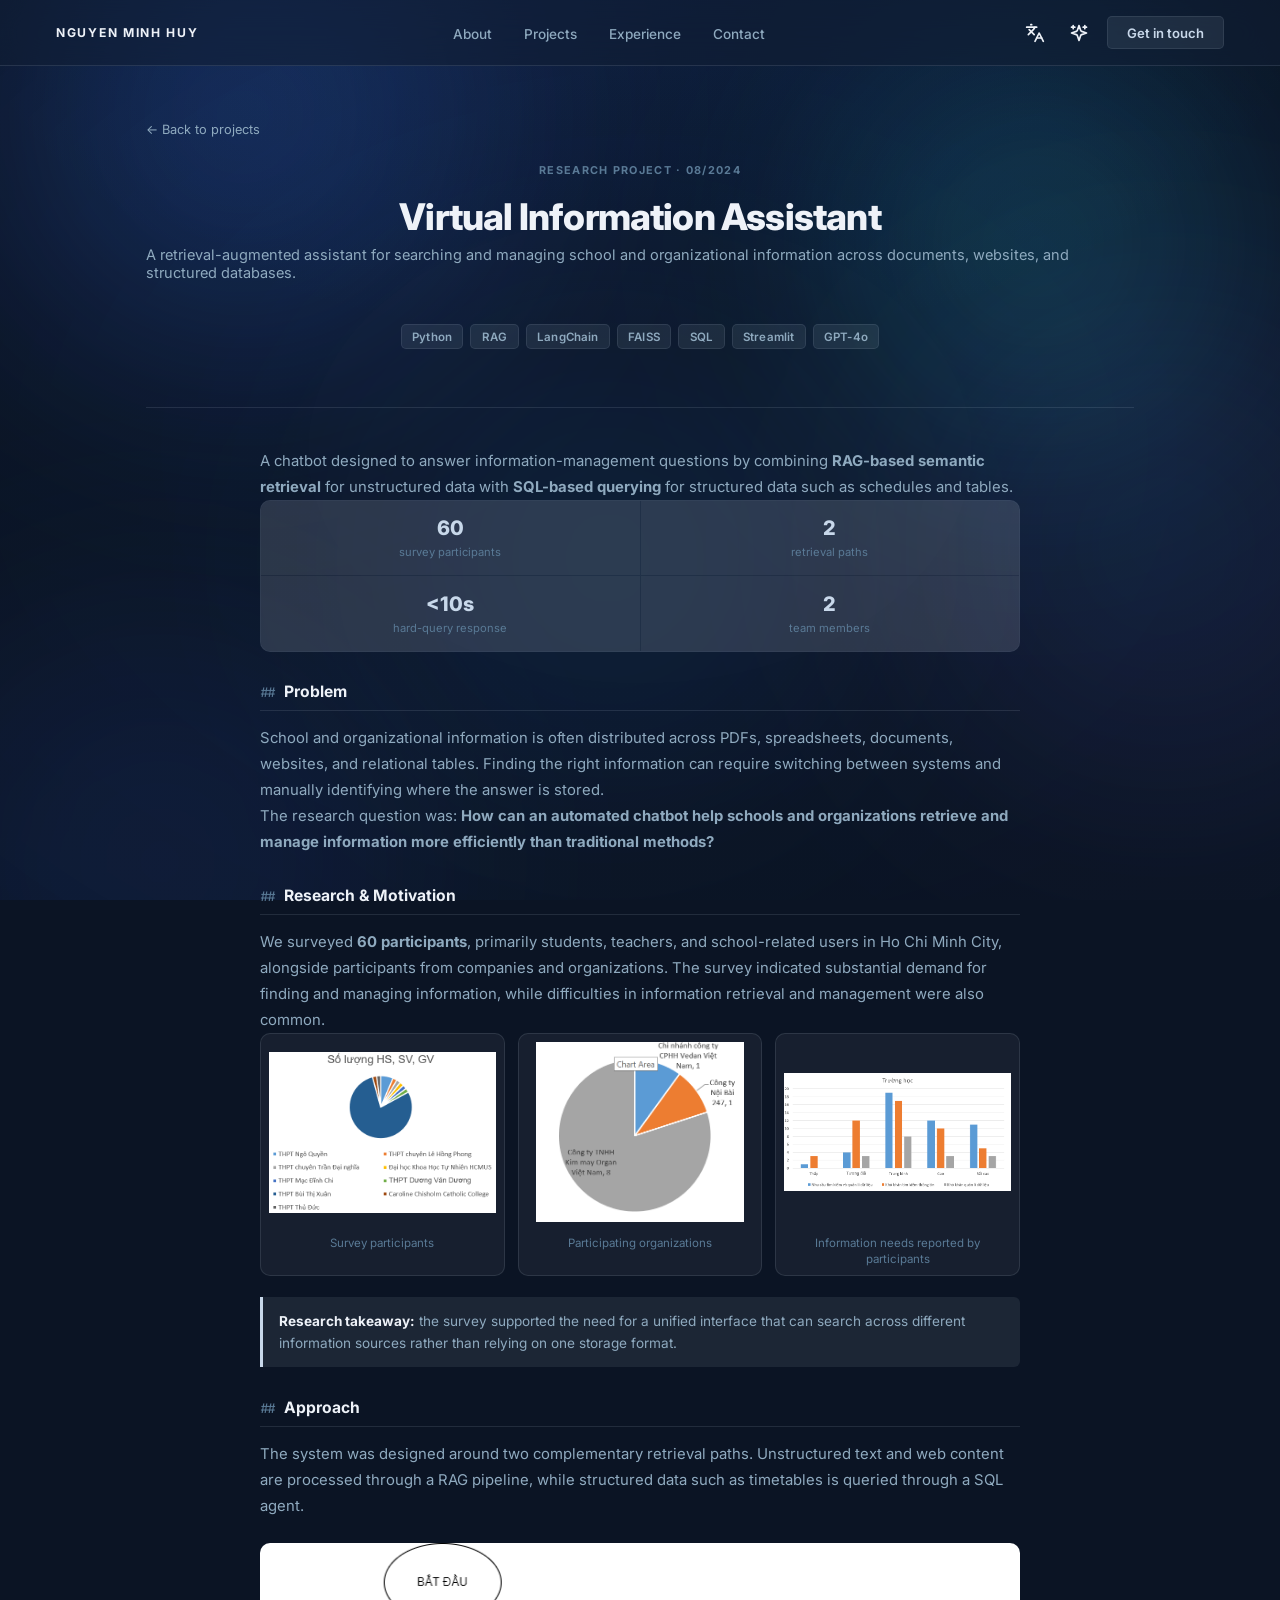
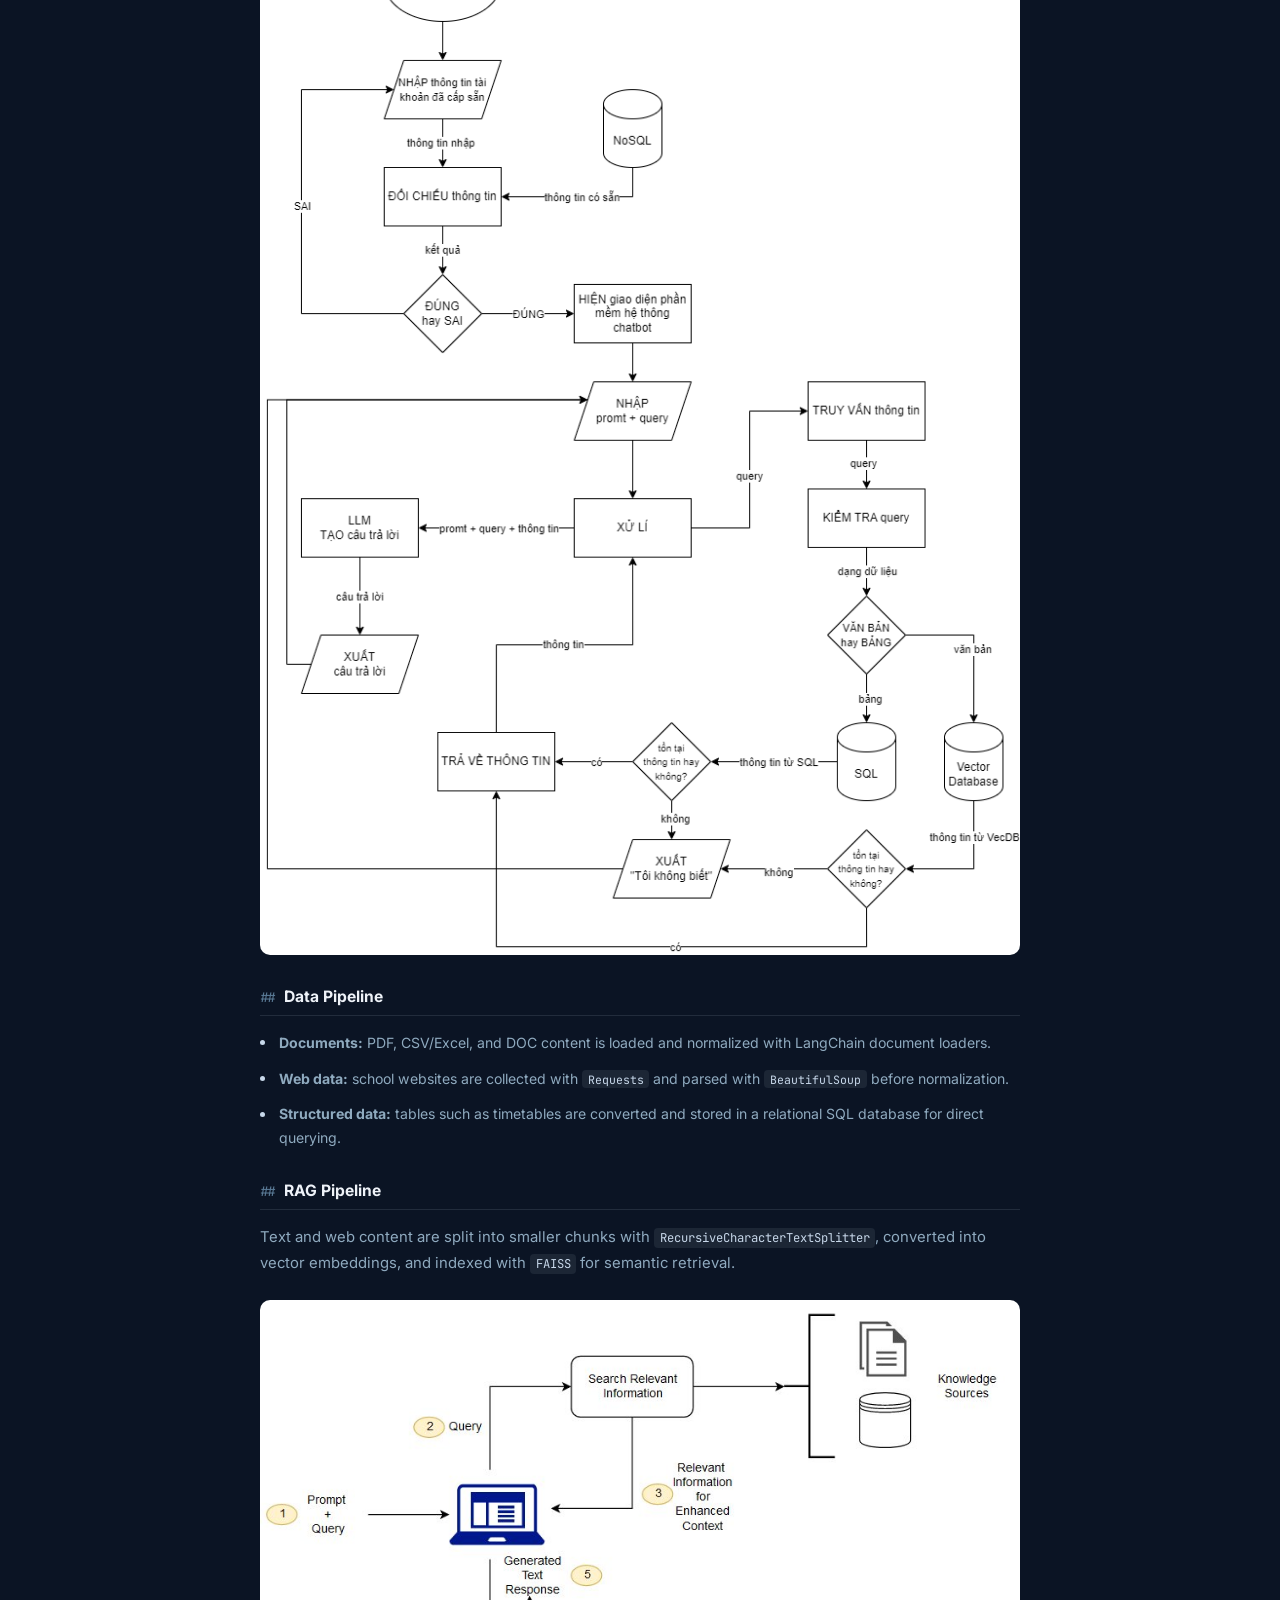
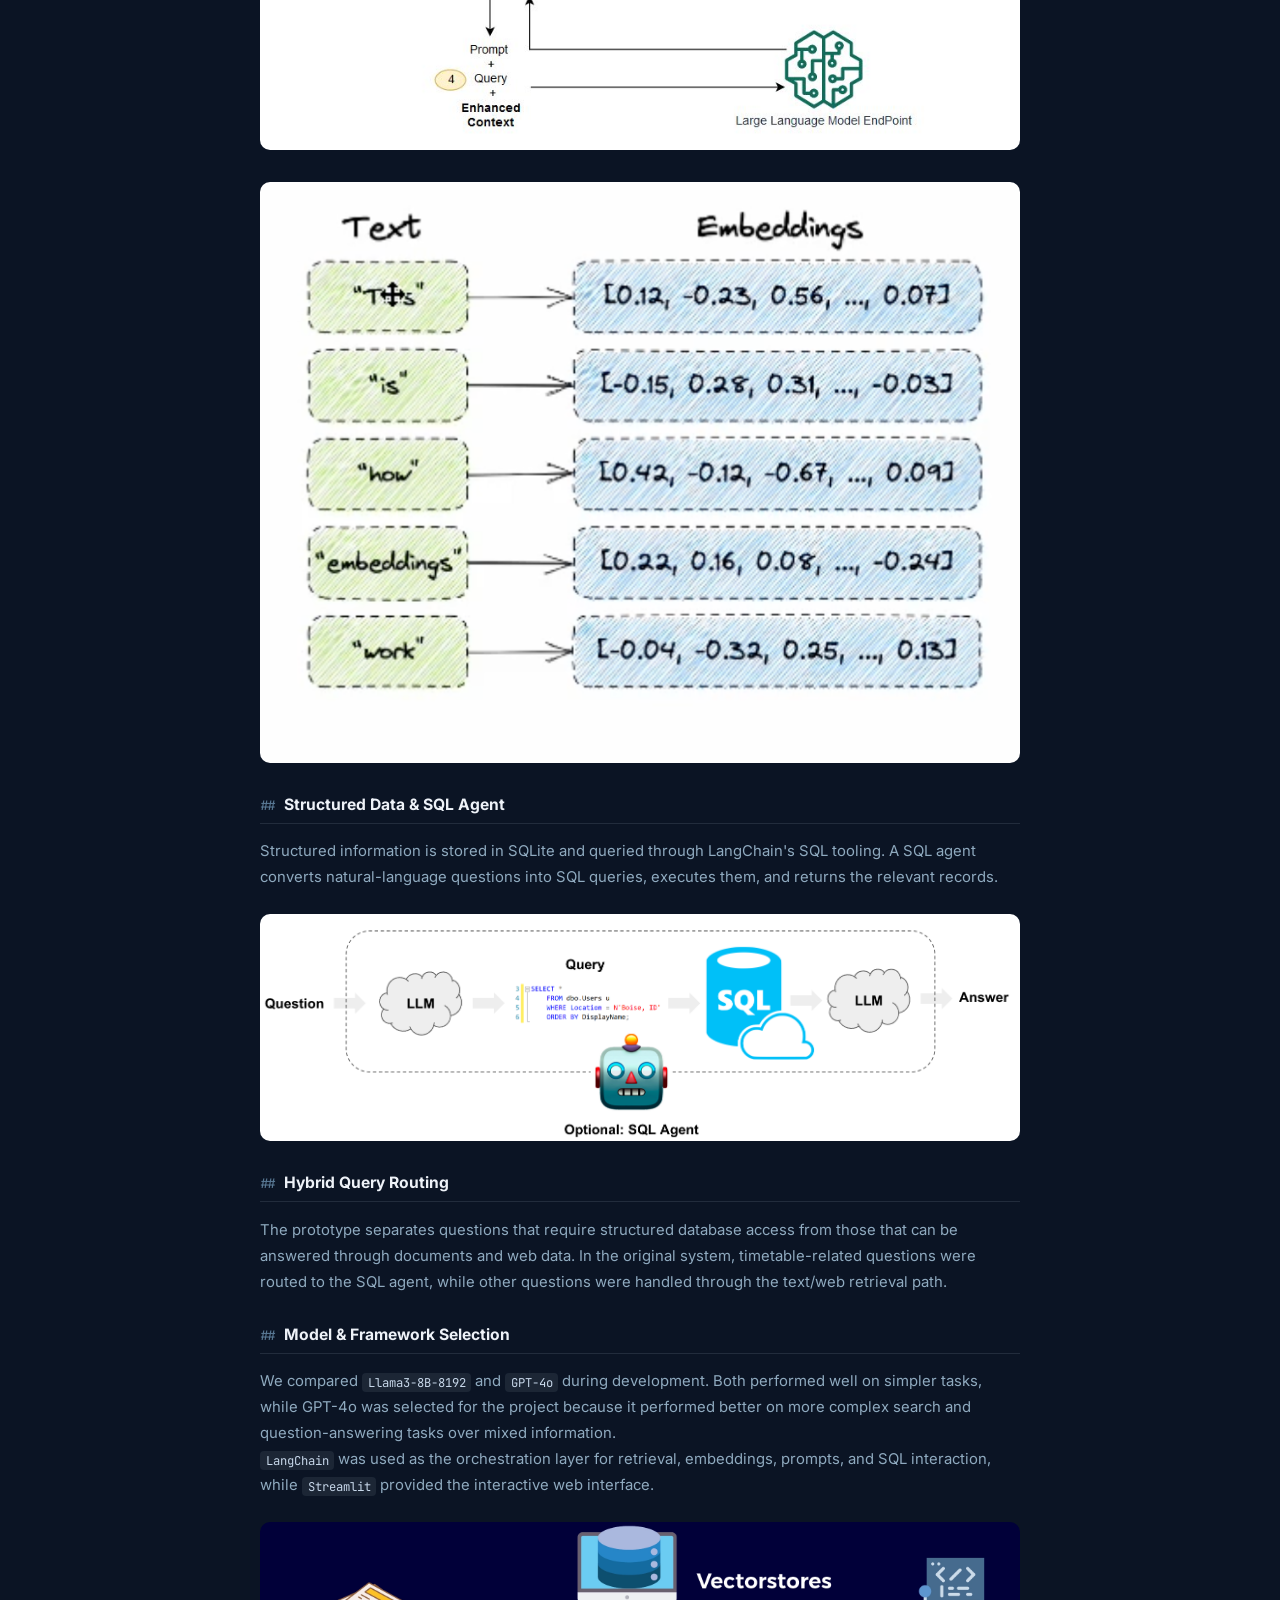
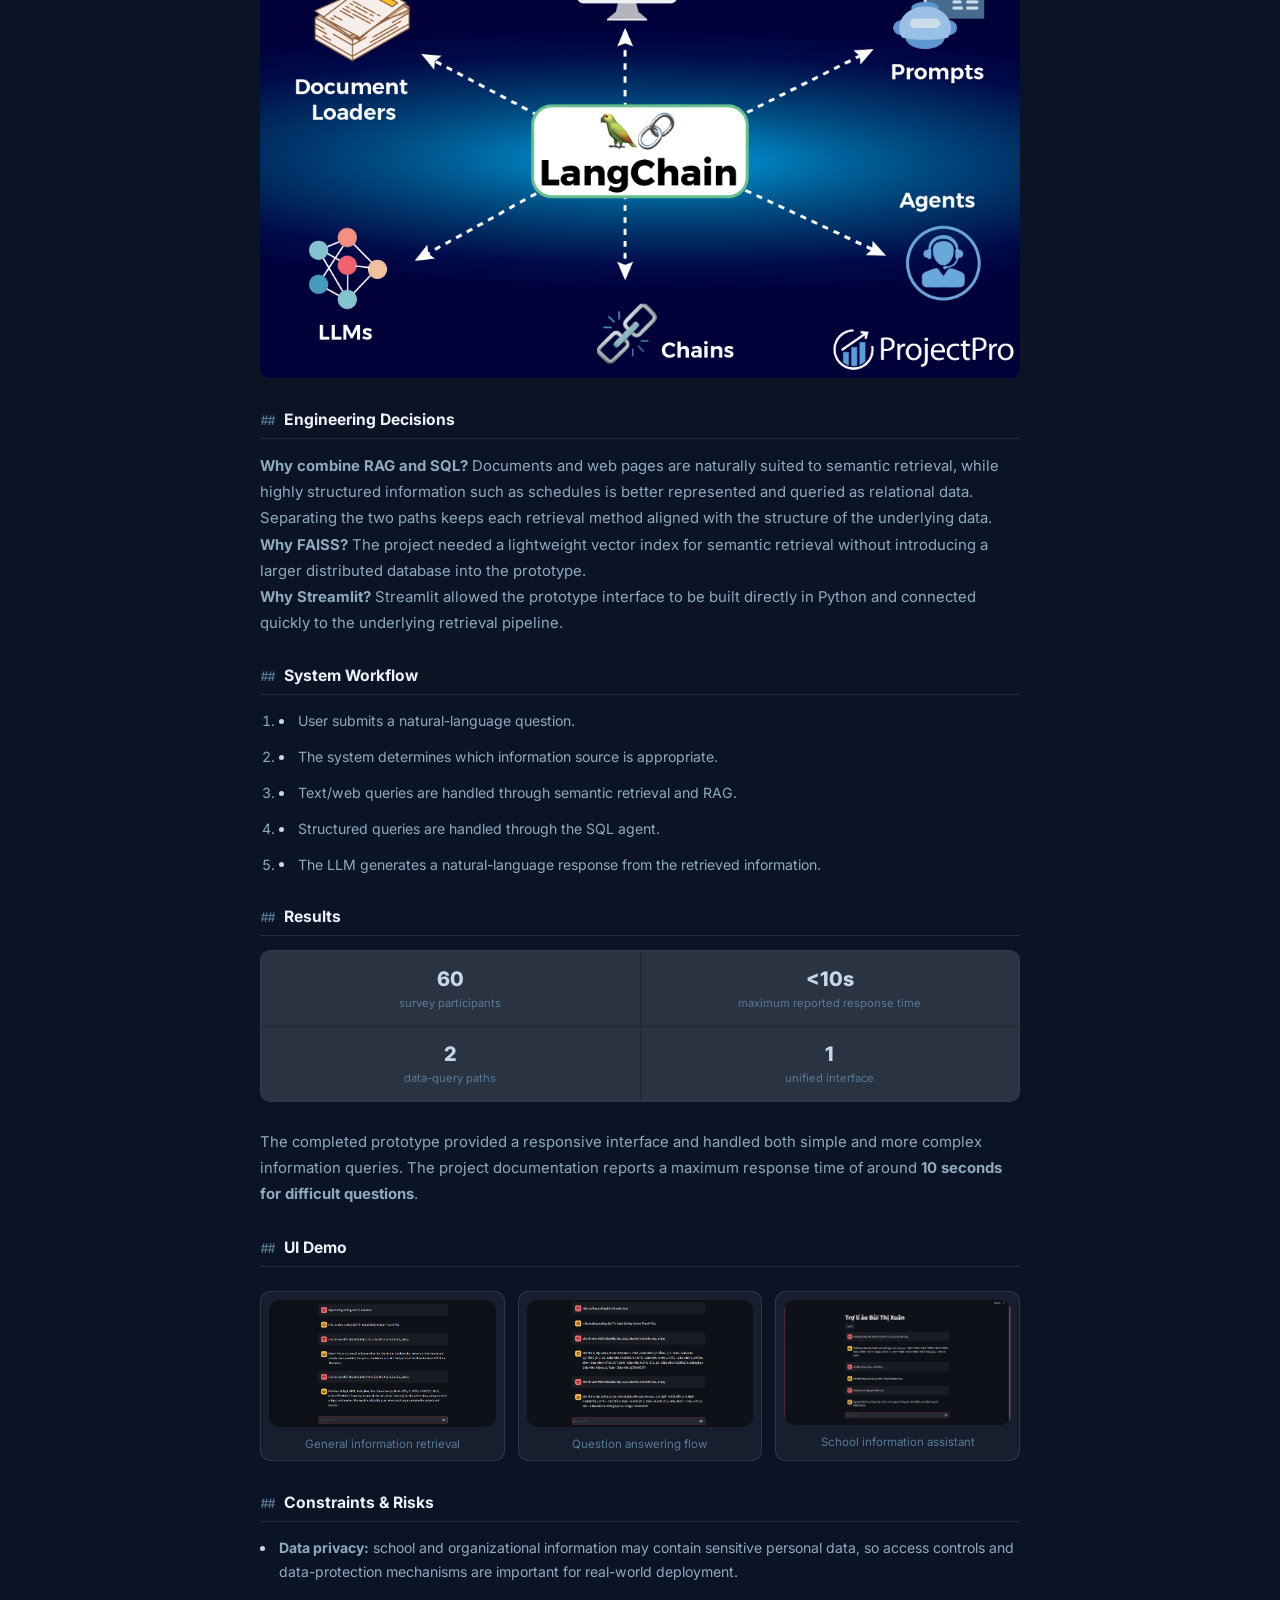
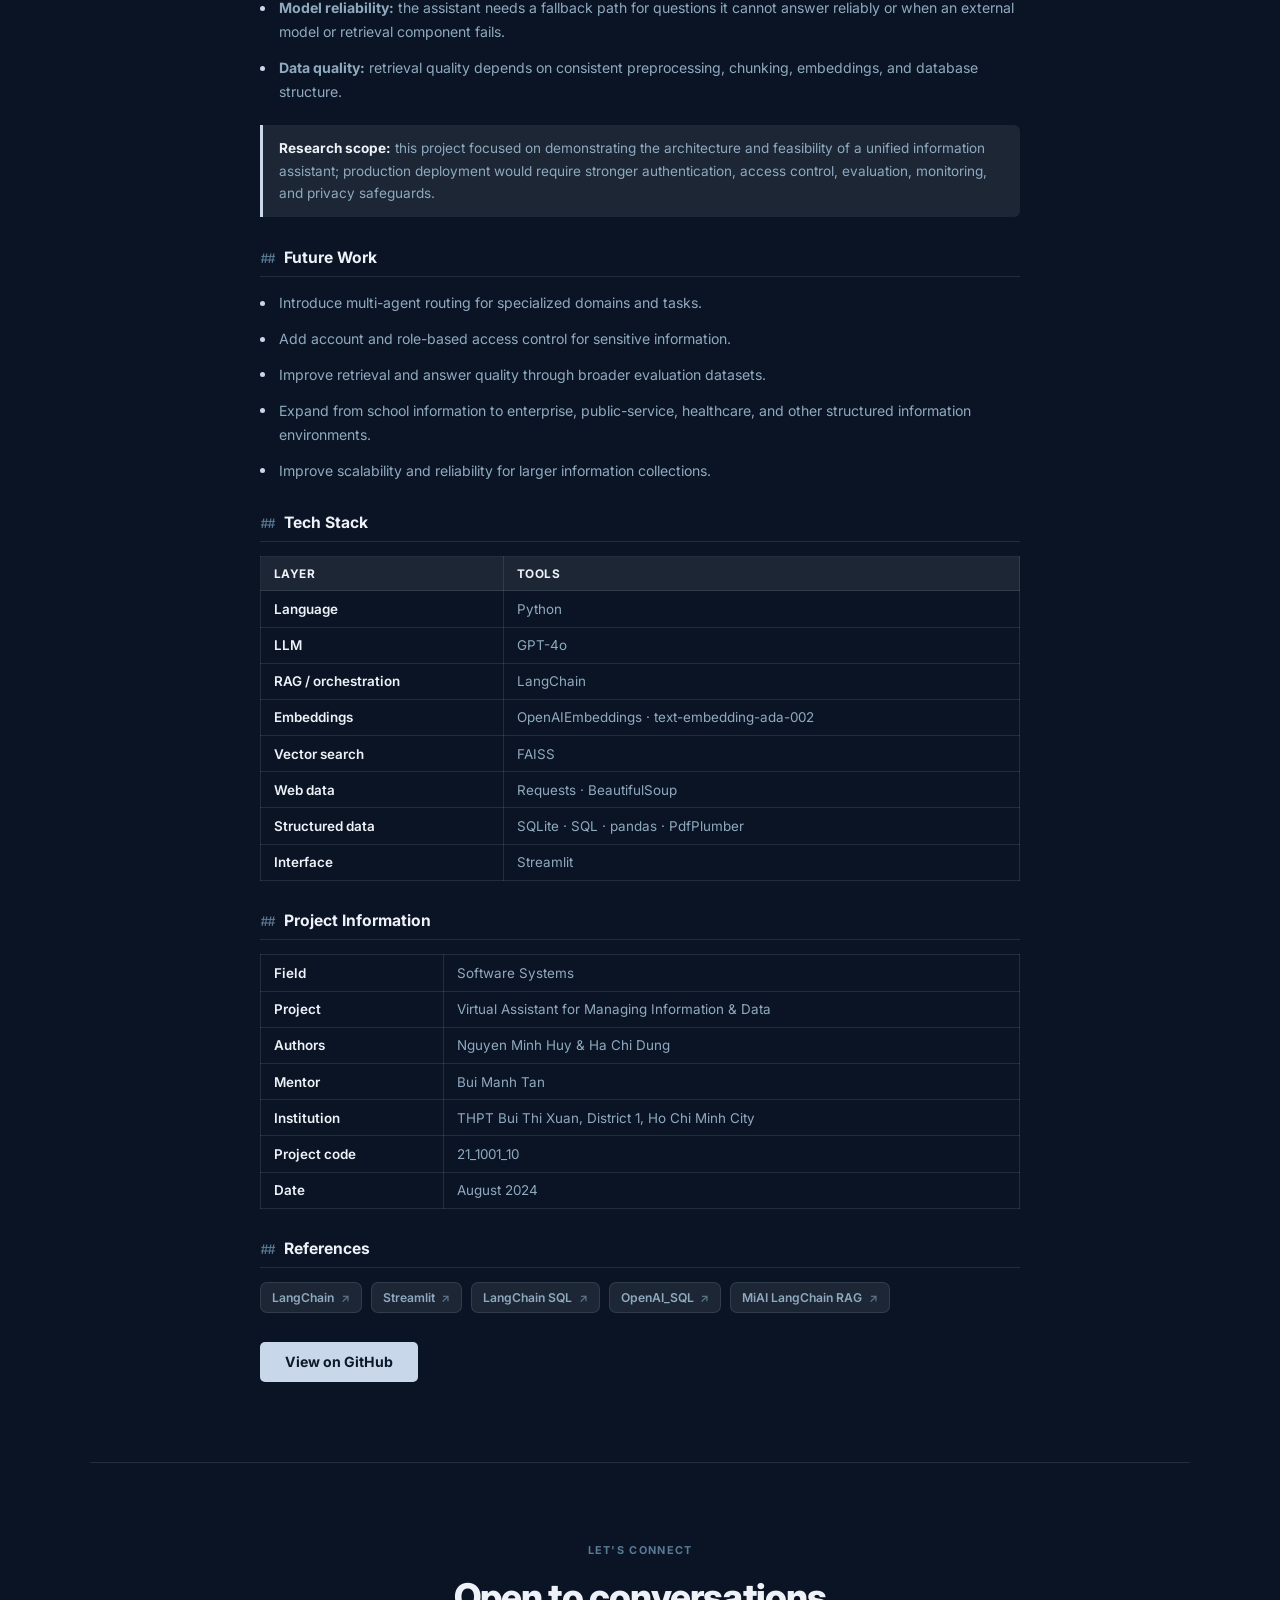
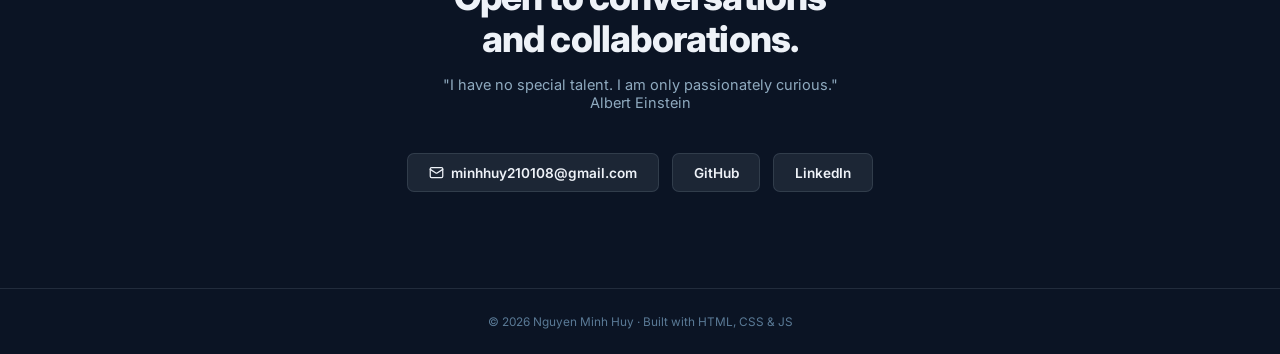
<file: project_chatbot.html>
<!DOCTYPE html>
<html lang="en">
<head>
  <meta charset="UTF-8">
  <meta name="viewport" content="width=device-width, initial-scale=1.0">
  <title>Virtual Information Assistant · Nguyen Minh Huy</title>
  <link href="https://fonts.googleapis.com/css2?family=Inter:wght@300;400;500;600;700;800;900&family=JetBrains+Mono:wght@400;500;600;700&display=swap" rel="stylesheet">
  <link rel="stylesheet" href="css/style.css">
  <script src="js/main.js" defer></script>
</head>
<body>

  <div class="aurora" aria-hidden="true">
    <div class="aurora-blob b1"></div>
    <div class="aurora-blob b2"></div>
    <div class="aurora-blob b3"></div>
    <div class="aurora-blob b4"></div>
    <div class="aurora-blob b5"></div>
  </div>

  <nav>
    <a href="index.html#hero" class="nav-logo">Nguyen Minh Huy</a>
    <ul class="nav-links">
      <li><a href="index.html#about">About</a></li>
      <li><a href="index.html#projects">Projects</a></li>
      <li><a href="index.html#experience">Experience</a></li>
      <li><a href="index.html#contact">Contact</a></li>
    </ul>
    <div class="nav-right">
      <button id="langToggle" class="nav-icon-btn" title="Change Language">
        <div id="google_translate_element" style="display:none;"></div>
        <svg width="20" height="20" viewBox="0 0 24 24" fill="none" stroke="currentColor" stroke-width="2" stroke-linecap="round" stroke-linejoin="round">
          <path d="m5 8 6 6"></path><path d="m4 14 6-6 2-3"></path><path d="M2 5h12"></path><path d="M7 2h1"></path><path d="m22 22-5-10-5 10"></path><path d="M14 18h6"></path>
        </svg>
      </button>

      <button id="themeToggle" class="nav-icon-btn" title="Toggle Theme">
        <svg id="icon-colorful" style="display:none;" width="20" height="20" viewBox="0 0 24 24" fill="none" stroke="currentColor" stroke-width="2" stroke-linecap="round" stroke-linejoin="round">
          <path d="m12 3-1.912 5.813a2 2 0 0 1-1.275 1.275L3 12l5.813 1.912a2 2 0 0 1 1.275 1.275L12 21l1.912-5.813a2 2 0 0 1 1.275-1.275L21 12l-5.813-1.912a2 2 0 0 1-1.275-1.275L12 3Z"/>
          <path d="M5 3v4M3 5h4M19 3v4M17 5h4"/>
        </svg>
        <svg id="icon-light" style="display:none;" width="20" height="20" viewBox="0 0 24 24" fill="none" stroke="currentColor" stroke-width="2" stroke-linecap="round" stroke-linejoin="round">
          <circle cx="12" cy="12" r="4"></circle><path d="M12 2v2"></path><path d="M12 20v2"></path><path d="m4.93 4.93 1.41 1.41"></path><path d="m17.66 17.66 1.41 1.41"></path><path d="M2 12h2"></path><path d="M20 12h2"></path><path d="m6.34 17.66-1.41 1.41"></path><path d="m19.07 4.93-1.41 1.41"></path>
        </svg>
        <svg id="icon-dark" style="display:none;" width="20" height="20" viewBox="0 0 24 24" fill="none" stroke="currentColor" stroke-width="2" stroke-linecap="round" stroke-linejoin="round">
          <path d="M12 3a6 6 0 0 0 9 9 9 9 0 1 1-9-9Z"></path>
        </svg>
      </button>

      <a href="mailto:minhhuy210108@gmail.com" class="nav-cta">Get in touch</a>
    </div>
  </nav>

  <main>
    <div class="section-wrap" style="padding-top:calc(var(--nav-h) + 3.5rem);display:flex;flex-direction:column;align-items:center;">
      <a href="index.html#projects" class="pd-back" style="align-self:flex-start">&larr; Back to projects</a>

      <span class="section-ey">Research Project · 08/2024</span>
      <h1 class="section-h">Virtual Information Assistant</h1>
      <p class="section-sub">A retrieval-augmented assistant for searching and managing school and organizational information across documents, websites, and structured databases.</p>

      <div class="pd-badges">
        <span class="pd-badge">Python</span>
        <span class="pd-badge">RAG</span>
        <span class="pd-badge">LangChain</span>
        <span class="pd-badge">FAISS</span>
        <span class="pd-badge">SQL</span>
        <span class="pd-badge">Streamlit</span>
        <span class="pd-badge">GPT-4o</span>
      </div>

      <hr class="section-div" style="width:100%;margin:2rem 0 2.5rem;">

      <div style="max-width:760px;width:100%;">

        <p class="pd-lede">
          A chatbot designed to answer information-management questions by combining
          <b>RAG-based semantic retrieval</b> for unstructured data with
          <b>SQL-based querying</b> for structured data such as schedules and tables.
        </p>

        <div class="pd-stats">
          <div class="pd-stat"><b>60</b><span>survey participants</span></div>
          <div class="pd-stat"><b>2</b><span>retrieval paths</span></div>
          <div class="pd-stat"><b>&lt;10s</b><span>hard-query response</span></div>
          <div class="pd-stat"><b>2</b><span>team members</span></div>
        </div>

        <div class="pd-h3">Problem</div>
        <p class="pd-lede">
          School and organizational information is often distributed across PDFs,
          spreadsheets, documents, websites, and relational tables. Finding the right
          information can require switching between systems and manually identifying
          where the answer is stored.
        </p>
        <p class="pd-lede">
          The research question was: <b>How can an automated chatbot help schools and
          organizations retrieve and manage information more efficiently than traditional methods?</b>
        </p>

        <div class="pd-h3">Research &amp; Motivation</div>
        <p class="pd-lede">
          We surveyed <b>60 participants</b>, primarily students, teachers, and school-related
          users in Ho Chi Minh City, alongside participants from companies and organizations.
          The survey indicated substantial demand for finding and managing information,
          while difficulties in information retrieval and management were also common.
        </p>

        <div class="pd-visual-grid">
          <figure>
            <img src="assets/assistant/survey-participants.png" alt="Survey participant distribution">
            <figcaption>Survey participants</figcaption>
          </figure>
          <figure>
            <img src="assets/assistant/survey-companies.png" alt="Survey organization distribution">
            <figcaption>Participating organizations</figcaption>
          </figure>
          <figure>
            <img src="assets/assistant/survey-needs.png" alt="Survey results about information needs">
            <figcaption>Information needs reported by participants</figcaption>
          </figure>
        </div>

        <div class="pd-note">
          <strong>Research takeaway:</strong>
          the survey supported the need for a unified interface that can search across
          different information sources rather than relying on one storage format.
        </div>

        <div class="pd-h3">Approach</div>
        <p class="pd-lede">
          The system was designed around two complementary retrieval paths. Unstructured
          text and web content are processed through a RAG pipeline, while structured data
          such as timetables is queried through a SQL agent.
        </p>

        <div class="pd-media">
          <img src="assets/assistant/architecture.png" alt="Software system architecture">
        </div>

        <div class="pd-h3">Data Pipeline</div>
        <ul class="pd-list">
          <li>
            <b>Documents:</b> PDF, CSV/Excel, and DOC content is loaded and normalized
            with LangChain document loaders.
          </li>
          <li>
            <b>Web data:</b> school websites are collected with <code>Requests</code>
            and parsed with <code>BeautifulSoup</code> before normalization.
          </li>
          <li>
            <b>Structured data:</b> tables such as timetables are converted and stored
            in a relational SQL database for direct querying.
          </li>
        </ul>

        <div class="pd-h3">RAG Pipeline</div>
        <p class="pd-lede">
          Text and web content are split into smaller chunks with
          <code>RecursiveCharacterTextSplitter</code>, converted into vector embeddings,
          and indexed with <code>FAISS</code> for semantic retrieval.
        </p>

        <div class="pd-media">
          <img src="assets/assistant/rag-flow.jpg" alt="Retrieval-augmented generation flow">
        </div>

        <div class="pd-media">
          <img src="assets/assistant/embeddings.png" alt="Text to embedding representation">
        </div>

        <div class="pd-h3">Structured Data &amp; SQL Agent</div>
        <p class="pd-lede">
          Structured information is stored in SQLite and queried through LangChain's
          SQL tooling. A SQL agent converts natural-language questions into SQL queries,
          executes them, and returns the relevant records.
        </p>

        <div class="pd-media">
          <img src="assets/assistant/sql-agent.png" alt="SQL agent workflow">
        </div>

        <div class="pd-h3">Hybrid Query Routing</div>
        <p class="pd-lede">
          The prototype separates questions that require structured database access from
          those that can be answered through documents and web data. In the original system,
          timetable-related questions were routed to the SQL agent, while other questions
          were handled through the text/web retrieval path.
        </p>

        <div class="pd-h3">Model &amp; Framework Selection</div>
        <p class="pd-lede">
          We compared <code>Llama3-8B-8192</code> and <code>GPT-4o</code> during development.
          Both performed well on simpler tasks, while GPT-4o was selected for the project
          because it performed better on more complex search and question-answering tasks
          over mixed information.
        </p>
        <p class="pd-lede">
          <code>LangChain</code> was used as the orchestration layer for retrieval,
          embeddings, prompts, and SQL interaction, while <code>Streamlit</code> provided
          the interactive web interface.
        </p>

        <div class="pd-media">
          <img src="assets/assistant/langchain.png" alt="LangChain components used in the project">
        </div>

        <div class="pd-h3">Engineering Decisions</div>
        <p class="pd-lede">
          <b>Why combine RAG and SQL?</b>
          Documents and web pages are naturally suited to semantic retrieval, while
          highly structured information such as schedules is better represented and
          queried as relational data. Separating the two paths keeps each retrieval
          method aligned with the structure of the underlying data.
        </p>

        <p class="pd-lede">
          <b>Why FAISS?</b>
          The project needed a lightweight vector index for semantic retrieval without
          introducing a larger distributed database into the prototype.
        </p>

        <p class="pd-lede">
          <b>Why Streamlit?</b>
          Streamlit allowed the prototype interface to be built directly in Python and
          connected quickly to the underlying retrieval pipeline.
        </p>

        <div class="pd-h3">System Workflow</div>
        <ol class="pd-list" style="list-style:decimal;padding-left:1.2rem;">
          <li>User submits a natural-language question.</li>
          <li>The system determines which information source is appropriate.</li>
          <li>Text/web queries are handled through semantic retrieval and RAG.</li>
          <li>Structured queries are handled through the SQL agent.</li>
          <li>The LLM generates a natural-language response from the retrieved information.</li>
        </ol>

        <div class="pd-h3">Results</div>
        <div class="pd-stats">
          <div class="pd-stat"><b>60</b><span>survey participants</span></div>
          <div class="pd-stat"><b>&lt;10s</b><span>maximum reported response time</span></div>
          <div class="pd-stat"><b>2</b><span>data-query paths</span></div>
          <div class="pd-stat"><b>1</b><span>unified interface</span></div>
        </div>
        <p class="pd-lede">
          The completed prototype provided a responsive interface and handled both simple
          and more complex information queries. The project documentation reports a maximum
          response time of around <b>10 seconds for difficult questions</b>.
        </p>

        <div class="pd-h3">UI Demo</div>
        <div class="pd-media pd-visual-grid">
          <figure>
            <img src="assets/assistant/ui-01.png" alt="Virtual assistant interface example 1">
            <figcaption>General information retrieval</figcaption>
          </figure>
          <figure>
            <img src="assets/assistant/ui-02.png" alt="Virtual assistant interface example 2">
            <figcaption>Question answering flow</figcaption>
          </figure>
          <figure>
            <img src="assets/assistant/ui-03.jpg" alt="Virtual assistant interface example 3">
            <figcaption>School information assistant</figcaption>
          </figure>
        </div>

        <div class="pd-h3">Constraints &amp; Risks</div>
        <ul class="pd-list">
          <li>
            <b>Data privacy:</b> school and organizational information may contain sensitive
            personal data, so access controls and data-protection mechanisms are important
            for real-world deployment.
          </li>
          <li>
            <b>Model reliability:</b> the assistant needs a fallback path for questions it
            cannot answer reliably or when an external model or retrieval component fails.
          </li>
          <li>
            <b>Data quality:</b> retrieval quality depends on consistent preprocessing,
            chunking, embeddings, and database structure.
          </li>
        </ul>

        <div class="pd-note">
          <strong>Research scope:</strong>
          this project focused on demonstrating the architecture and feasibility of a
          unified information assistant; production deployment would require stronger
          authentication, access control, evaluation, monitoring, and privacy safeguards.
        </div>

        <div class="pd-h3">Future Work</div>
        <ul class="pd-list">
          <li>Introduce multi-agent routing for specialized domains and tasks.</li>
          <li>Add account and role-based access control for sensitive information.</li>
          <li>Improve retrieval and answer quality through broader evaluation datasets.</li>
          <li>Expand from school information to enterprise, public-service, healthcare,
            and other structured information environments.</li>
          <li>Improve scalability and reliability for larger information collections.</li>
        </ul>

        <div class="pd-h3">Tech Stack</div>
        <table class="pd-table">
          <tr><th>Layer</th><th>Tools</th></tr>
          <tr><td>Language</td><td>Python</td></tr>
          <tr><td>LLM</td><td>GPT-4o</td></tr>
          <tr><td>RAG / orchestration</td><td>LangChain</td></tr>
          <tr><td>Embeddings</td><td>OpenAIEmbeddings · text-embedding-ada-002</td></tr>
          <tr><td>Vector search</td><td>FAISS</td></tr>
          <tr><td>Web data</td><td>Requests · BeautifulSoup</td></tr>
          <tr><td>Structured data</td><td>SQLite · SQL · pandas · PdfPlumber</td></tr>
          <tr><td>Interface</td><td>Streamlit</td></tr>
        </table>

        <div class="pd-h3">Project Information</div>
        <table class="pd-table">
          <tr><td>Field</td><td>Software Systems</td></tr>
          <tr><td>Project</td><td>Virtual Assistant for Managing Information &amp; Data</td></tr>
          <tr><td>Authors</td><td>Nguyen Minh Huy &amp; Ha Chi Dung</td></tr>
          <tr><td>Mentor</td><td>Bui Manh Tan</td></tr>
          <tr><td>Institution</td><td>THPT Bui Thi Xuan, District 1, Ho Chi Minh City</td></tr>
          <tr><td>Project code</td><td>21_1001_10</td></tr>
          <tr><td>Date</td><td>August 2024</td></tr>
        </table>

        <div class="pd-h3">References</div>

        <div class="pd-reference-links">
          <a href="https://www.langchain.com/" target="_blank" rel="noopener noreferrer">
            <span>LangChain</span>
            <span class="pd-ref-arrow">↗</span>
          </a>

          <a href="https://streamlit.io/" target="_blank" rel="noopener noreferrer">
            <span>Streamlit</span>
            <span class="pd-ref-arrow">↗</span>
          </a>

          <a href="https://python.langchain.com/v0.1/docs/use_cases/sql/" target="_blank" rel="noopener noreferrer">
            <span>LangChain SQL</span>
            <span class="pd-ref-arrow">↗</span>
          </a>

          <a href="https://github.com/RGGH/OpenAI_SQL" target="_blank" rel="noopener noreferrer">
            <span>OpenAI_SQL</span>
            <span class="pd-ref-arrow">↗</span>
          </a>

          <a href="https://github.com/thangnch/MiAI_Langchain_RAG" target="_blank" rel="noopener noreferrer">
            <span>MiAI LangChain RAG</span>
            <span class="pd-ref-arrow">↗</span>
          </a>
        </div>

        <div class="pd-cta">
          <a href="https://github.com/HaDungx/KHKT_2024-2025" class="btn-p">View on GitHub</a>
        </div>
    </div>
  </main>

  <hr class="section-div">

  <div class="section-wrap contact-center" id="contact">
    <span class="section-ey" style="display:block;text-align:center">Let's connect</span>
    <h2 class="section-h" style="margin-bottom:1rem">Open to conversations<br>and collaborations.</h2>
    <p class="section-sub" style="max-width:430px;margin-left:auto;margin-right:auto;text-align:center">
      "I have no special talent. I am only passionately curious."<br>Albert Einstein
    </p>
    <div class="contact-links">
      <a href="mailto:minhhuy210108@gmail.com" class="contact-link">
        <svg viewBox="0 0 24 24" fill="none" stroke="currentColor" stroke-width="2" stroke-linecap="round" stroke-linejoin="round"><rect x="2" y="4" width="20" height="16" rx="2"/><path d="m22 7-8.97 5.7a1.94 1.94 0 0 1-2.06 0L2 7"/></svg>
        minhhuy210108@gmail.com
      </a>
      <a href="https://github.com/minhhuyng21" target="_blank" rel="noopener noreferrer" class="contact-link">
        GitHub
      </a>
      <a href="https://linkedin.com/in/minh-huy-nguyen-92a643318" target="_blank" rel="noopener noreferrer" class="contact-link">
        LinkedIn
      </a>
    </div>
  </div>

  <footer>
    <span id="copyright-year"></span> Nguyen Minh Huy · Built with HTML, CSS &amp; JS
  </footer>
</body>
</html>
</file>
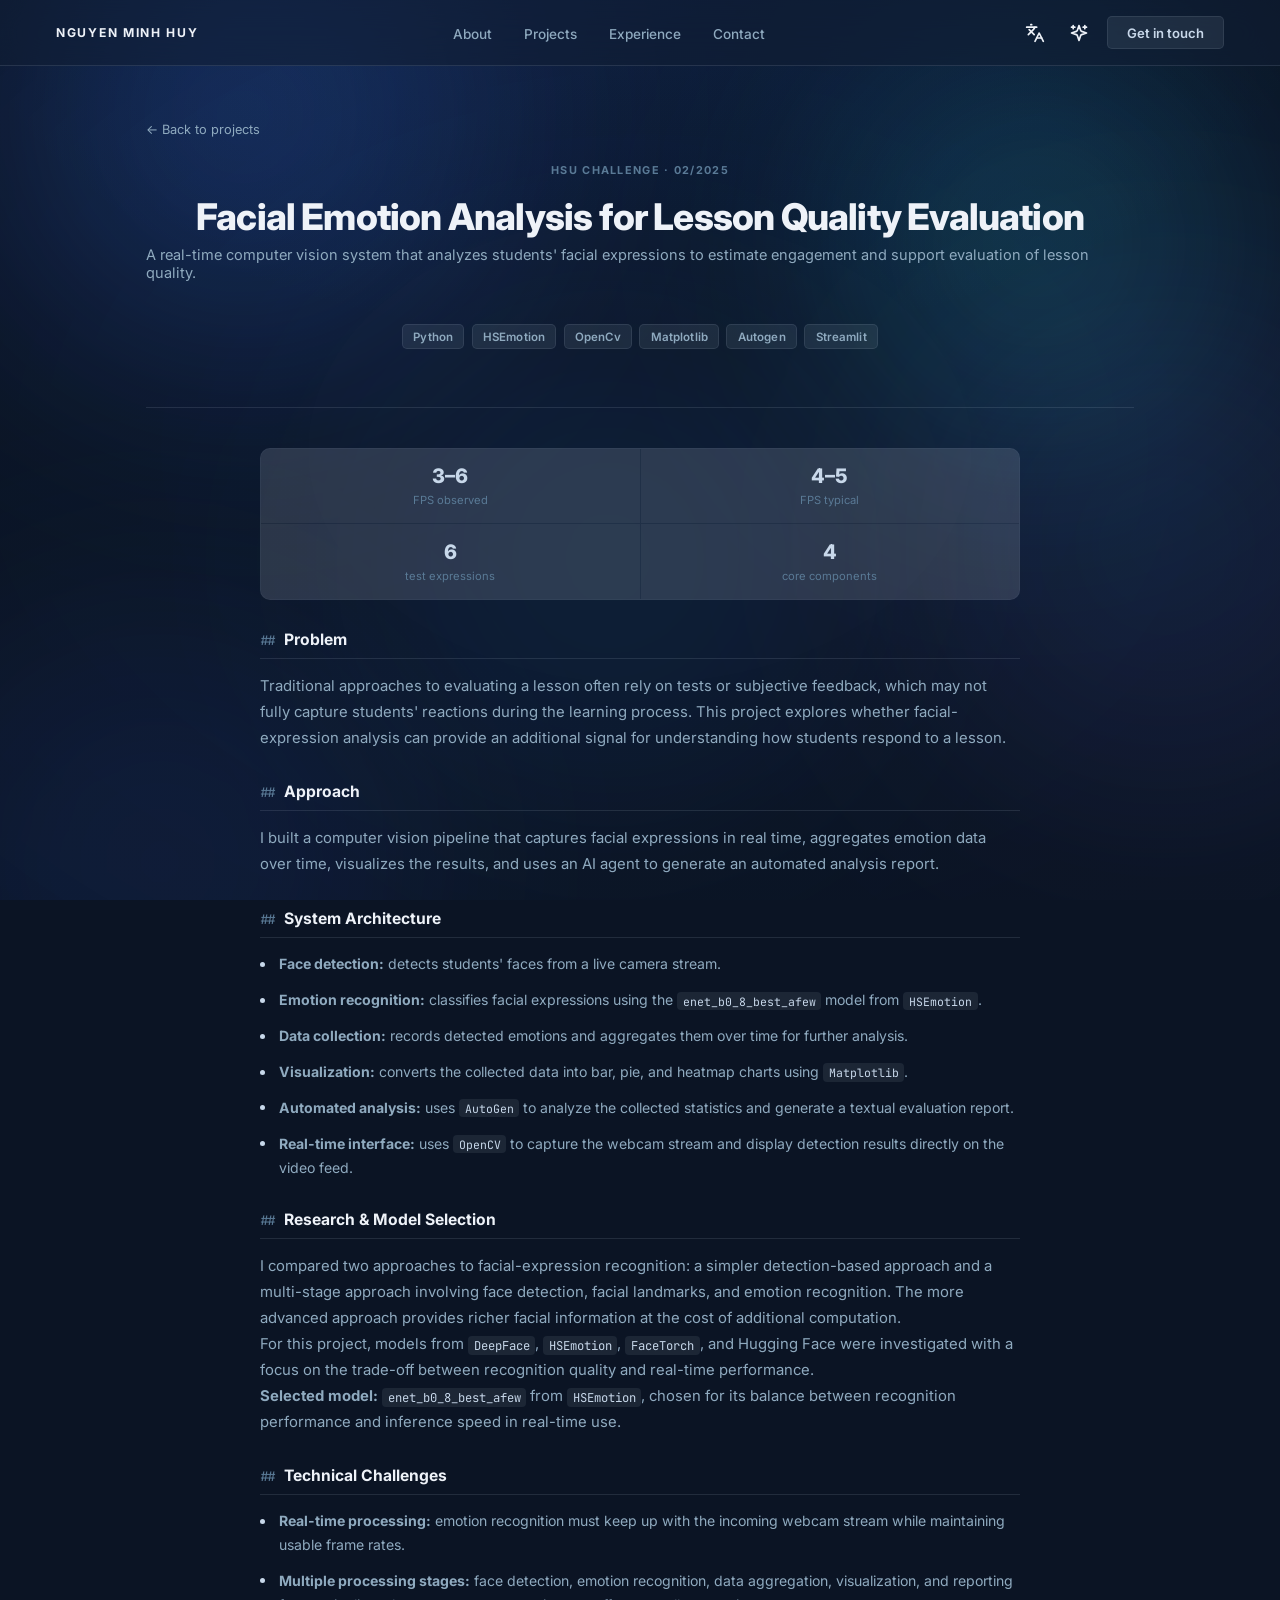
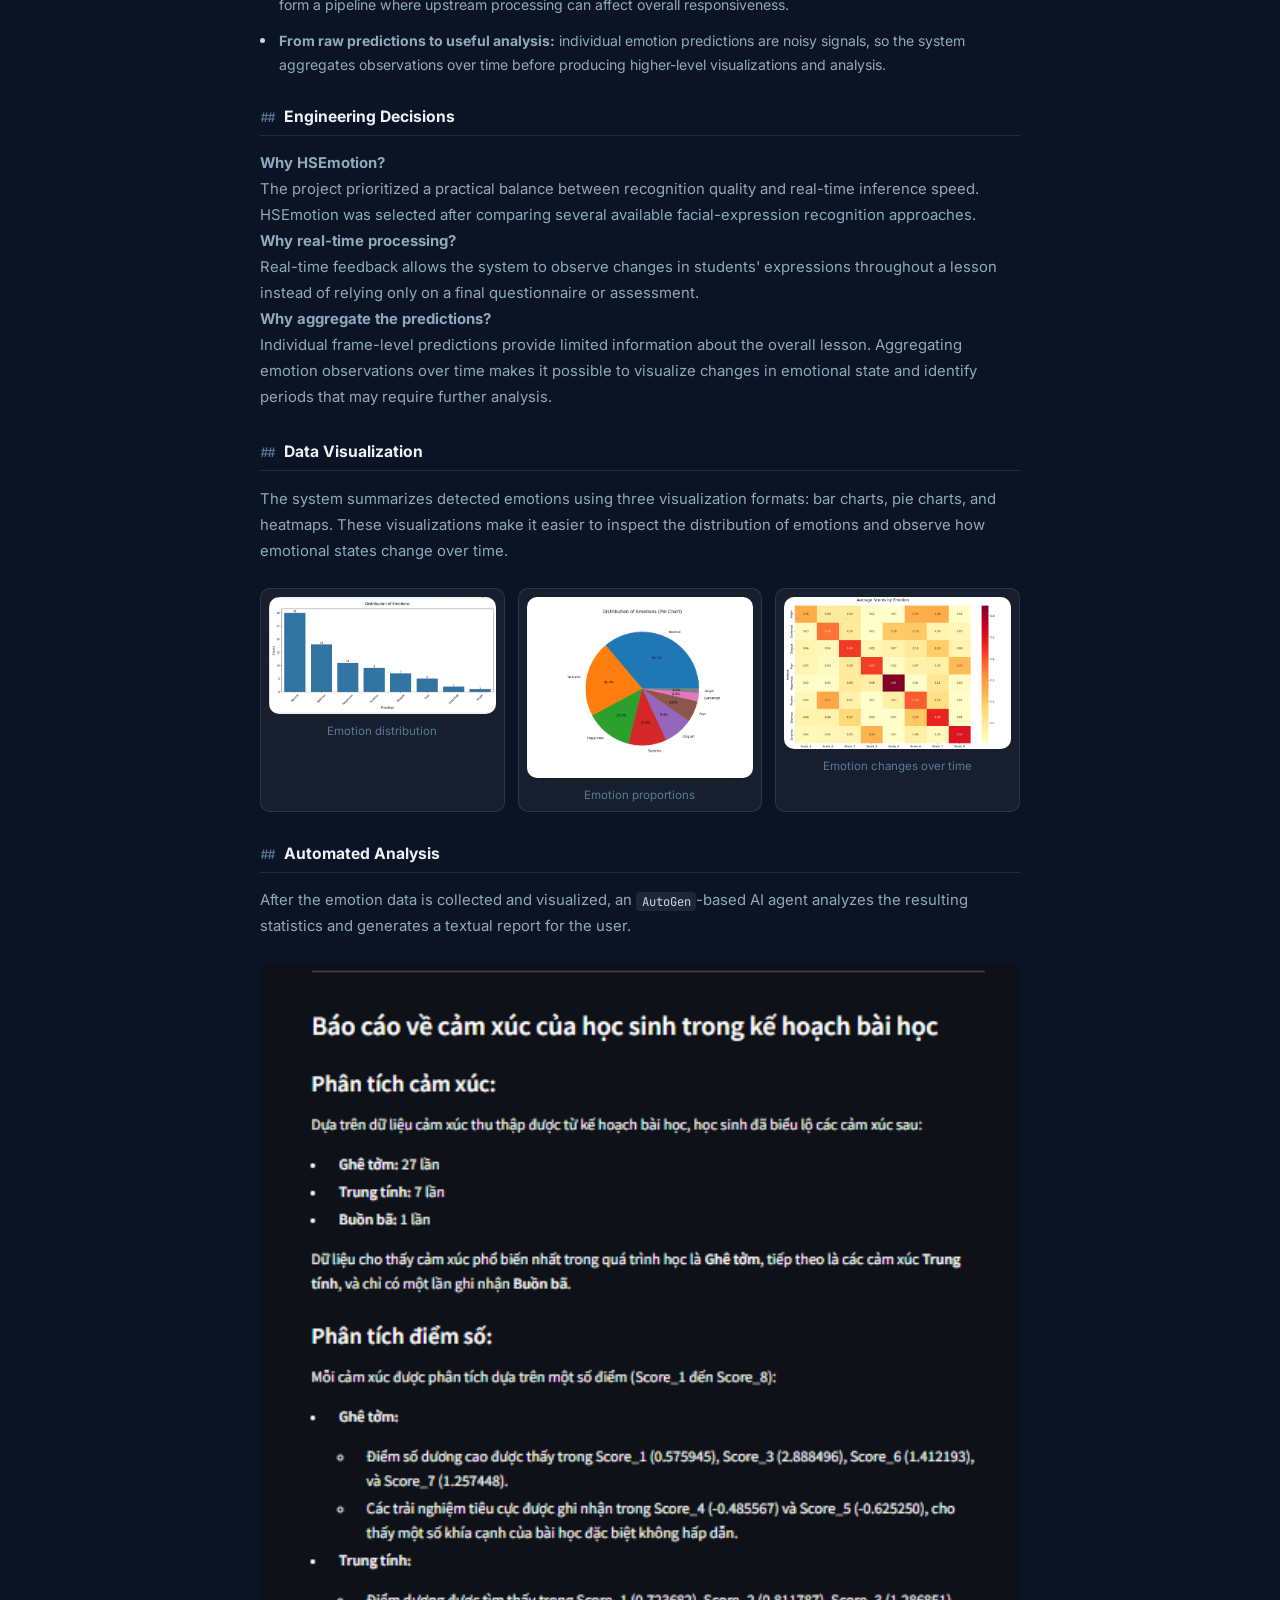
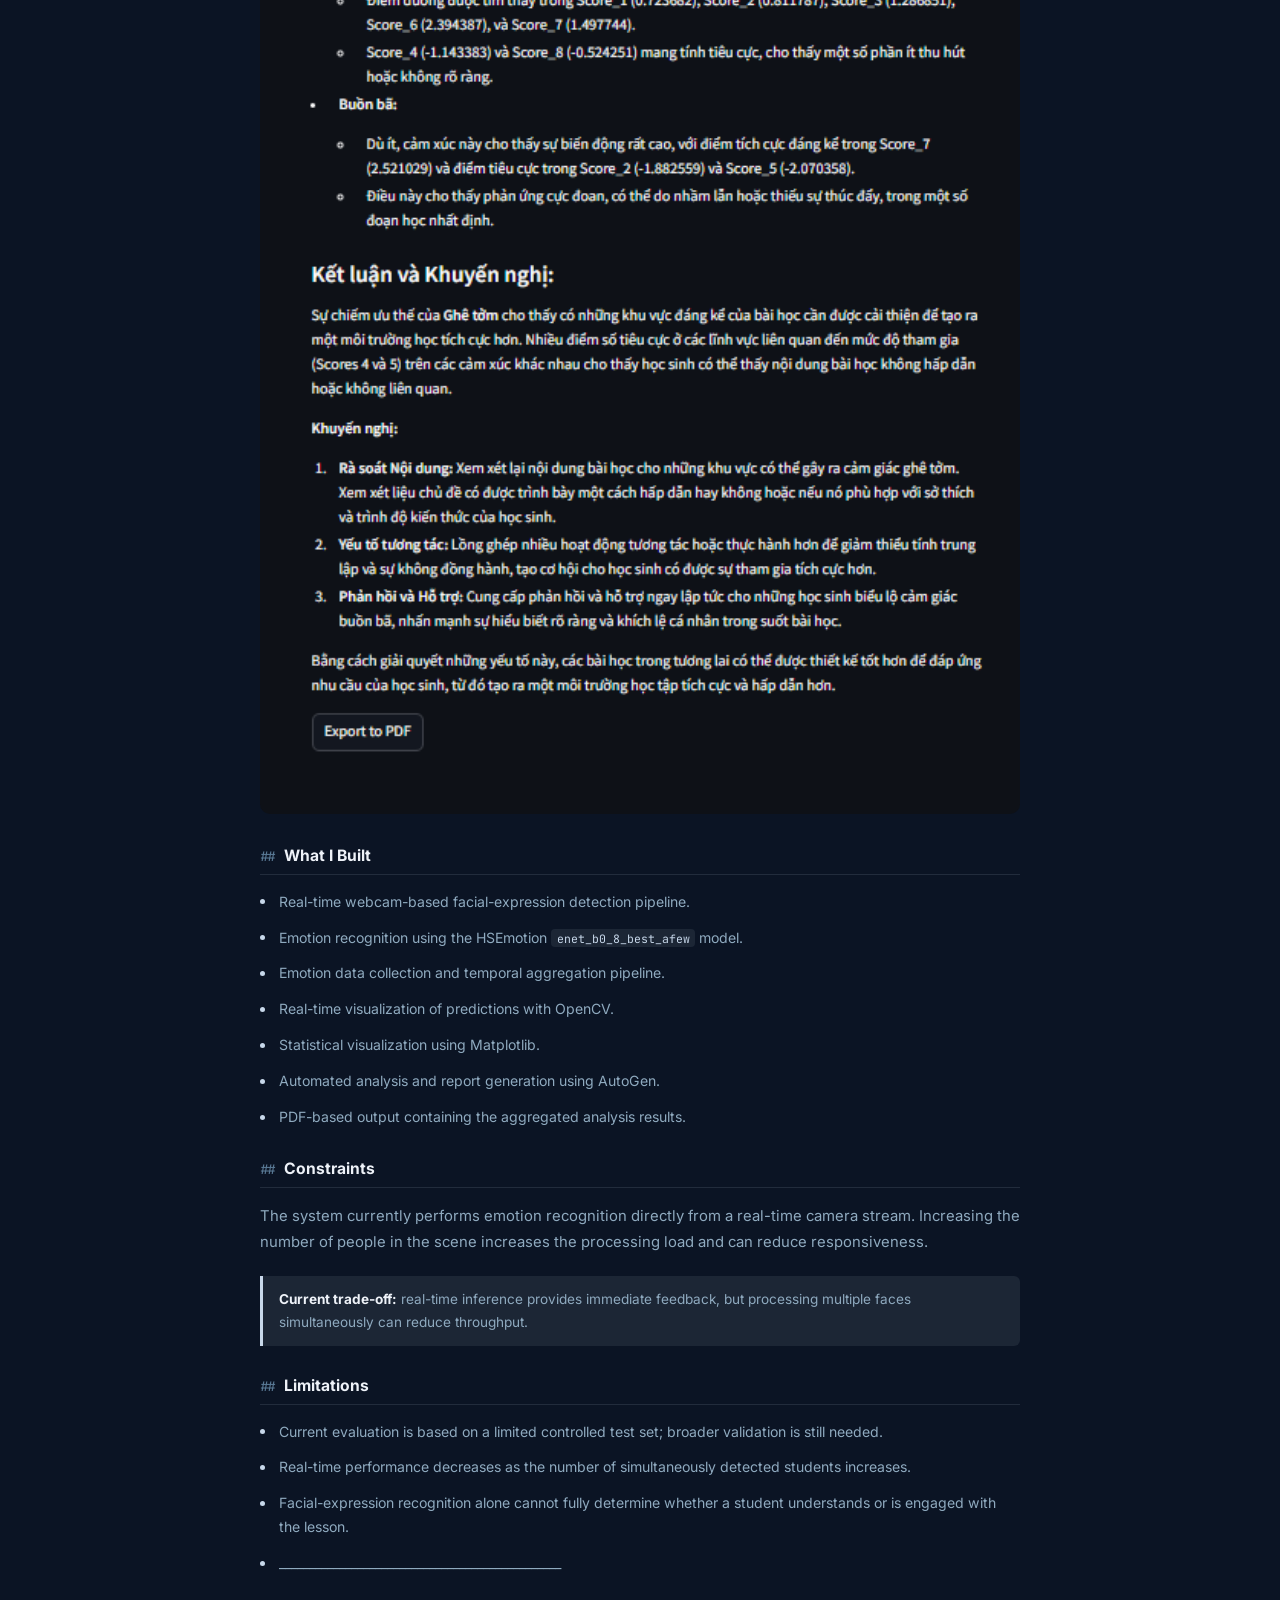
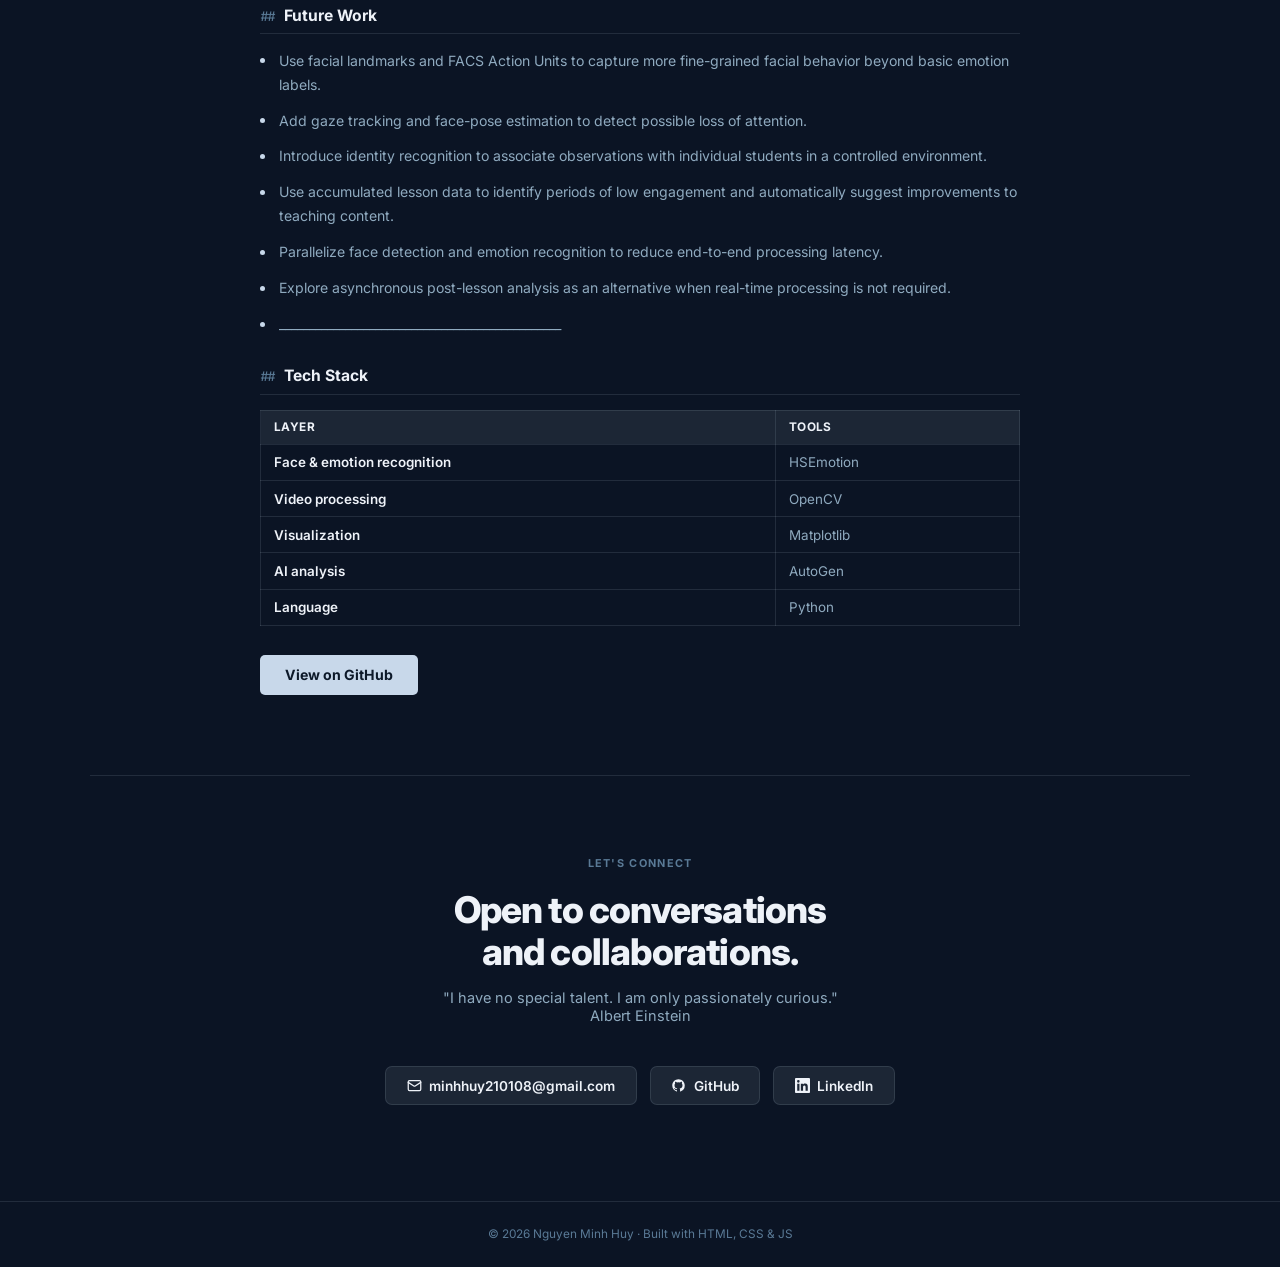
<file: project_emotion.html>
<!DOCTYPE html>
<html lang="en">
<head>
<meta charset="UTF-8">
<meta name="viewport" content="width=device-width, initial-scale=1.0">

<title>Facial Emotion Analysis · Nguyen Minh Huy</title>

<link href="https://fonts.googleapis.com/css2?family=Inter:wght@300;400;500;600;700;800;900&family=JetBrains+Mono:wght@400;500;600;700&display=swap" rel="stylesheet">

<link rel="stylesheet" href="css/style.css">
<script src="js/main.js" defer></script>
</head>

<body>

  <!-- ══ AURORA BACKGROUND ══ -->
  <div class="aurora" aria-hidden="true">
    <div class="aurora-blob b1"></div>
    <div class="aurora-blob b2"></div>
    <div class="aurora-blob b3"></div>
    <div class="aurora-blob b4"></div>
    <div class="aurora-blob b5"></div>
  </div>

  <!-- ══ NAVIGATION ══ -->
  <nav>

    <a href="index.html#hero" class="nav-logo">
      Nguyen Minh Huy
    </a>

    <ul class="nav-links">
      <li><a href="index.html#about">About</a></li>

      <li><a href="index.html#projects">Projects</a></li>

      <li><a href="index.html#experience">Experience</a></li>

      <li><a href="index.html#contact">Contact</a></li>
    </ul>

    <div class="nav-right">

      <!-- Language -->
      <button id="langToggle" class="nav-icon-btn" title="Change Language">
        <div id="google_translate_element" style="display: none;"></div>

        <svg width="20" height="20" viewBox="0 0 24 24" fill="none" stroke="currentColor" stroke-width="2" stroke-linecap="round" stroke-linejoin="round">
          <path d="m5 8 6 6"></path>
          <path d="m4 14 6-6 2-3"></path>
          <path d="M2 5h12"></path>
          <path d="M7 2h1"></path>
          <path d="m22 22-5-10-5 10"></path>
          <path d="M14 18h6"></path>
        </svg>
      </button>

      <!-- Theme -->
      <button id="themeToggle" class="nav-icon-btn" title="Toggle Theme">

        <svg id="icon-colorful" style="display:none;" width="20" height="20" viewBox="0 0 24 24" fill="none" stroke="currentColor" stroke-width="2" stroke-linecap="round" stroke-linejoin="round">
          <path d="m12 3-1.912 5.813a2 2 0 0 1-1.275 1.275L3 12l5.813 1.912a2 2 0 0 1 1.275 1.275L12 21l1.912-5.813a2 2 0 0 1 1.275-1.275L21 12l-5.813-1.912a2 2 0 0 1-1.275-1.275L12 3Z"/>
          <path d="M5 3v4M3 5h4M19 3v4M17 5h4"/>
        </svg>

        <svg id="icon-light" style="display:none;" width="20" height="20" viewBox="0 0 24 24" fill="none" stroke="currentColor" stroke-width="2" stroke-linecap="round" stroke-linejoin="round">
          <circle cx="12" cy="12" r="4"></circle>
          <path d="M12 2v2"></path>
          <path d="M12 20v2"></path>
          <path d="m4.93 4.93 1.41 1.41"></path>
          <path d="m17.66 17.66 1.41 1.41"></path>
          <path d="M2 12h2"></path>
          <path d="M20 12h2"></path>
          <path d="m6.34 17.66-1.41 1.41"></path>
          <path d="m19.07 4.93-1.41 1.41"></path>
        </svg>

        <svg id="icon-dark" style="display:none;" width="20" height="20" viewBox="0 0 24 24" fill="none" stroke="currentColor" stroke-width="2" stroke-linecap="round" stroke-linejoin="round">
          <path d="M12 3a6 6 0 0 0 9 9 9 9 0 1 1-9-9Z"></path>
        </svg>

      </button>

      <a href="mailto:minhhuy210108@gmail.com" class="nav-cta">
        Get in touch
      </a>

    </div>
  </nav>

  <!-- ══ PROJECT HEADER ══ -->

  <main>

    <div class="section-wrap" style=" padding-top:calc(var(--nav-h) + 3.5rem); display:flex; flex-direction:column; align-items:center; ">

      <a href="index.html#projects" class="pd-back" style="align-self:flex-start">
        &larr; Back to projects
      </a>
      <span class="section-ey">HSU Challenge · 02/2025</span>
      <h1 class="section-h">
        Facial Emotion Analysis for Lesson Quality Evaluation
      </h1>

      <p class="section-sub">
        A real-time computer vision system that analyzes students' facial expressions to estimate engagement and support evaluation of lesson quality. 
      </p>
           <!-- Tech badges -->
      <div class="pd-badges">

        <span class="pd-badge">
          Python
        </span>

        <span class="pd-badge">
          HSEmotion
        </span>

        <span class="pd-badge">
          OpenCv
        </span>

        <span class="pd-badge">
          Matplotlib
        </span>

        <span class="pd-badge">
          Autogen
        </span>

        <span class="pd-badge">
          Streamlit
        </span>

      </div>
      
      <hr class="section-div" style="width:100%;margin:2rem 0 2.5rem;" />

      <!-- ══ CONTENT ══ -->

      <div style="max-width:760px;width:100%;">
        <div class="pd-stats">
          <div class="pd-stat"><b>3–6</b><span>FPS observed</span></div>
          <div class="pd-stat"><b>4–5</b><span>FPS typical</span></div>
          <div class="pd-stat"><b>6</b><span>test expressions</span></div>
          <div class="pd-stat"><b>4</b><span>core components</span></div>
        </div>

        <div class="pd-h3">Problem</div>

        <p class="pd-lede">
          Traditional approaches to evaluating a lesson often rely on tests
          or subjective feedback, which may not fully capture students'
          reactions during the learning process.
          This project explores whether facial-expression analysis can provide
          an additional signal for understanding how students respond to a lesson.
        </p>

        <div class="pd-h3">Approach</div>

        <p class="pd-lede">
          I built a computer vision pipeline that captures facial expressions
          in real time, aggregates emotion data over time, visualizes the results,
          and uses an AI agent to generate an automated analysis report.
        </p>

        <div class="pd-media">
          <!-- Architecture diagram -->
        </div>

        <div class="pd-h3">System Architecture</div>

        <ul class="pd-list">
          <li>
            <b>Face detection:</b>
            detects students' faces from a live camera stream.
          </li>
          <li>
            <b>Emotion recognition:</b>
            classifies facial expressions using the
            <code>enet_b0_8_best_afew</code> model from <code>HSEmotion</code>.
          </li>
          <li>
            <b>Data collection:</b>
            records detected emotions and aggregates them over time
            for further analysis.
          </li>
          <li>
            <b>Visualization:</b>
            converts the collected data into bar, pie, and heatmap charts
            using <code>Matplotlib</code>.
          </li>
          <li>
            <b>Automated analysis:</b>
            uses <code>AutoGen</code> to analyze the collected statistics
            and generate a textual evaluation report.
          </li>
          <li>
            <b>Real-time interface:</b>
            uses <code>OpenCV</code> to capture the webcam stream and
            display detection results directly on the video feed.
          </li>
        </ul>

        <div class="pd-h3">Research &amp; Model Selection</div>

        <p class="pd-lede">
          I compared two approaches to facial-expression recognition:
          a simpler detection-based approach and a multi-stage approach
          involving face detection, facial landmarks, and emotion recognition.
          The more advanced approach provides richer facial information
          at the cost of additional computation.
        </p>

        <p class="pd-lede">
          For this project, models from <code>DeepFace</code>,
          <code>HSEmotion</code>, <code>FaceTorch</code>, and Hugging Face
          were investigated with a focus on the trade-off between
          recognition quality and real-time performance.
        </p>

        <p class="pd-lede">
          <b>Selected model:</b>
          <code>enet_b0_8_best_afew</code> from <code>HSEmotion</code>,
          chosen for its balance between recognition performance
          and inference speed in real-time use.
        </p>

        <div class="pd-h3">Technical Challenges</div>

        <ul class="pd-list">
          <li>
            <b>Real-time processing:</b>
            emotion recognition must keep up with the incoming webcam stream
            while maintaining usable frame rates.
          </li>
          <li>
            <b>Multiple processing stages:</b>
            face detection, emotion recognition, data aggregation,
            visualization, and reporting form a pipeline where upstream
            processing can affect overall responsiveness.
          </li>
          <li>
            <b>From raw predictions to useful analysis:</b>
            individual emotion predictions are noisy signals, so the system
            aggregates observations over time before producing higher-level
            visualizations and analysis.
          </li>
        </ul>

        <div class="pd-h3">Engineering Decisions</div>

        <p class="pd-lede">
          <b>Why HSEmotion?</b>
        </p>

        <p class="pd-lede">
          The project prioritized a practical balance between recognition
          quality and real-time inference speed. HSEmotion was selected
          after comparing several available facial-expression recognition
          approaches.
        </p>

        <p class="pd-lede">
          <b>Why real-time processing?</b>
        </p>

        <p class="pd-lede">
          Real-time feedback allows the system to observe changes in
          students' expressions throughout a lesson instead of relying
          only on a final questionnaire or assessment.
        </p>

        <p class="pd-lede">
          <b>Why aggregate the predictions?</b>
        </p>

        <p class="pd-lede">
          Individual frame-level predictions provide limited information
          about the overall lesson. Aggregating emotion observations over
          time makes it possible to visualize changes in emotional state
          and identify periods that may require further analysis.
        </p>

        <div class="pd-media">
            <!-- Emotion recognition result screenshot -->
          </div>

          <div class="pd-h3">Data Visualization</div>

          <p class="pd-lede">
            The system summarizes detected emotions using three visualization
            formats: bar charts, pie charts, and heatmaps. These visualizations
            make it easier to inspect the distribution of emotions and observe
            how emotional states change over time.
          </p>

          <div class="pd-media pd-visual-grid">
            <figure>
              <img src="assets/bar.png" alt="Emotion distribution bar chart">
              <figcaption>Emotion distribution</figcaption>
            </figure>

            <figure>
              <img src="assets/pie.png" alt="Emotion distribution pie chart">
              <figcaption>Emotion proportions</figcaption>
            </figure>

            <figure>
              <img src="assets/heat.png" alt="Emotion heatmap over time">
              <figcaption>Emotion changes over time</figcaption>
            </figure>
          </div>
        <div class="pd-h3">Automated Analysis</div>

        <p class="pd-lede">
          After the emotion data is collected and visualized, an
          <code>AutoGen</code>-based AI agent analyzes the resulting statistics
          and generates a textual report for the user.
        </p>

        <div class="pd-media">
          <img
            src="assets/agent.png"
            alt="Real-time facial emotion recognition result"
          >
        </div>

        <div class="pd-h3">What I Built</div>

        <ul class="pd-list">
          <li>
            Real-time webcam-based facial-expression detection pipeline.
          </li>
          <li>
            Emotion recognition using the HSEmotion
            <code>enet_b0_8_best_afew</code> model.
          </li>
          <li>
            Emotion data collection and temporal aggregation pipeline.
          </li>
          <li>
            Real-time visualization of predictions with OpenCV.
          </li>
          <li>
            Statistical visualization using Matplotlib.
          </li>
          <li>
            Automated analysis and report generation using AutoGen.
          </li>
          <li>
            PDF-based output containing the aggregated analysis results.
          </li>
        </ul>

        <div class="pd-h3">Constraints</div>

        <p class="pd-lede">
          The system currently performs emotion recognition directly from
          a real-time camera stream. Increasing the number of people in the
          scene increases the processing load and can reduce responsiveness.
        </p>

        <div class="pd-note">
          <strong>Current trade-off:</strong>
          real-time inference provides immediate feedback, but processing
          multiple faces simultaneously can reduce throughput.
        </div>

        <div class="pd-h3">Limitations</div>

        <ul class="pd-list">
          <li>
            Current evaluation is based on a limited controlled test set;
            broader validation is still needed.
          </li>
          <li>
            Real-time performance decreases as the number of simultaneously
            detected students increases.
          </li>
          <li>
            Facial-expression recognition alone cannot fully determine
            whether a student understands or is engaged with the lesson.
          </li>
          <li>
            _______________________________________________
          </li>
        </ul>

        <div class="pd-h3">Future Work</div>

        <ul class="pd-list">
          <li>
            Use facial landmarks and FACS Action Units to capture
            more fine-grained facial behavior beyond basic emotion labels.
          </li>
          <li>
            Add gaze tracking and face-pose estimation to detect
            possible loss of attention.
          </li>
          <li>
            Introduce identity recognition to associate observations
            with individual students in a controlled environment.
          </li>
          <li>
            Use accumulated lesson data to identify periods of low engagement
            and automatically suggest improvements to teaching content.
          </li>
          <li>
            Parallelize face detection and emotion recognition to reduce
            end-to-end processing latency.
          </li>
          <li>
            Explore asynchronous post-lesson analysis as an alternative
            when real-time processing is not required.
          </li>
          <li>
            _______________________________________________
          </li>
        </ul>

        <div class="pd-h3">Tech Stack</div>

        <table class="pd-table">
          <tr>
            <th>Layer</th>
            <th>Tools</th>
          </tr>
          <tr>
            <td>Face &amp; emotion recognition</td>
            <td>HSEmotion</td>
          </tr>
          <tr>
            <td>Video processing</td>
            <td>OpenCV</td>
          </tr>
          <tr>
            <td>Visualization</td>
            <td>Matplotlib</td>
          </tr>
          <tr>
            <td>AI analysis</td>
            <td>AutoGen</td>
          </tr>
          <tr>
            <td>Language</td>
            <td>Python</td>
          </tr>
        </table>

        <div class="pd-cta">
          <a href="https://github.com/minhhuyng21/Facial-emotion-recognition" class="btn-p">View on GitHub</a>
        </div>

      </div>
    </div>
  </main>

  <!-- ══ CONTACT ══ -->

  <hr class="section-div">

  <div class="section-wrap contact-center" id="contact">

    <span class="section-ey" style="display:block;text-align:center">
      Let's connect
    </span>

    <h2 class="section-h" style="margin-bottom:1rem">
      Open to conversations<br>
      and collaborations.
    </h2>

    <p class="section-sub" style=" max-width:430px; margin-left:auto; margin-right:auto; text-align:center; ">
      "I have no special talent.
      I am only passionately curious."
      <br>
      Albert Einstein
    </p>

    <div class="contact-links">

      <a href="mailto:minhhuy210108@gmail.com" class="contact-link">

        <svg viewBox="0 0 24 24" fill="none" stroke="currentColor" stroke-width="2" stroke-linecap="round" stroke-linejoin="round">
          <rect x="2" y="4" width="20" height="16" rx="2" />
          <path d="m22 7-8.97 5.7a1.94 1.94 0 0 1-2.06 0L2 7" />
        </svg>

        minhhuy210108@gmail.com

      </a>

      <a href="https://github.com/minhhuyng21" target="_blank" rel="noopener noreferrer" class="contact-link">

        <svg viewBox="0 0 24 24" fill="currentColor">
          <path d="M12 2C6.477 2 2 6.484 2 12.017c0 4.425 2.865 8.18 6.839 9.504.5.092.682-.217.682-.483 0-.237-.008-.868-.013-1.703-2.782.605-3.369-1.343-3.369-1.343-.454-1.158-1.11-1.466-1.11-1.466-.908-.62.069-.608.069-.608 1.003.07 1.531 1.032 1.531 1.032.892 1.53 2.341 1.088 2.91.832.092-.647.35-1.088.636-1.338-2.22-.253-4.555-1.113-4.555-4.951 0-1.093.39-1.988 1.029-2.688-.103-.253-.446-1.272.098-2.65 0 0 .84-.27 2.75 1.026A9.564 9.564 0 0 1 12 6.844a9.59 9.59 0 0 1 2.504.337c1.909-1.296 2.747-1.027 2.747-1.027.546 1.379.202 2.398.1 2.651.64.7 1.028 1.595 1.028 2.688 0 3.848-2.339 4.695-4.566 4.943.359.309.678.92.678 1.855 0 1.338-.012 2.419-.012 2.747 0 .268.18.58.688.482A10.02 10.02 0 0 0 22 12.017C22 6.484 17.522 2 12 2z"/>
        </svg>

        GitHub

      </a>

      <a href="https://linkedin.com/in/minh-huy-nguyen-92a643318" target="_blank" rel="noopener noreferrer" class="contact-link">

        <svg viewBox="0 0 24 24" fill="currentColor">
          <path d="M20.447 20.452h-3.554v-5.569c0-1.328-.027-3.037-1.852-3.037-1.853 0-2.136 1.445-2.136 2.939v5.667H9.351V9h3.414v1.561h.046c.477-.9 1.637-1.85 3.37-1.85 3.601 0 4.267 2.37 4.267 5.455v6.286zM5.337 7.433a2.062 2.062 0 0 1-2.063-2.065 2.064 2.064 0 1 1 2.063 2.065zm1.782 13.019H3.555V9h3.564v11.452zM22.225 0H1.771C.792 0 0 .774 0 1.729v20.542C0 23.227.792 24 1.771 24h20.451C23.2 24 24 23.227 24 22.271V1.729C24 .774 23.2 0 22.222 0h.003z"/>
        </svg>

        LinkedIn

      </a>


    </div>

  </div>

  <!-- ══ FOOTER ══ -->

  <footer>

    <span id="copyright-year"></span>
    Nguyen Minh Huy
    · Built with HTML, CSS &amp; JS

  </footer>

</body>
</html>
</file>
<file: css/style.css>
*,*::before,*::after {
  box-sizing: border-box;
  margin: 0;
  padding: 0;
}

/* ══════════════════════════════
   1. COLORFUL MODE (Mặc định)
══════════════════════════════ */
:root, [data-theme="colorful"] {
  --bg:          #0b1424;;
  --blob-dark:   #0b1525;
  --blob-mid:    #223355;
  --blob-silver: #8faabf;
  --blob-white:  #c8d8ea;

  --text:    #eef2f8;
  --sub:     #8faabf;
  --muted:   #5a7a96;
  --border:  rgba(200,216,234,0.12);
  --card:    rgba(255,255,255,0.05);
  --card-b:  rgba(200,216,234,0.1);
  --accent:  #c8d8ea;
  --tag-bg:  rgba(200,216,234,0.09);
  --nav-h:   66px;

  --nav-bg:          rgba(18,30,52,0.55);
  --modal-overlay:   rgba(10,16,30,0.85);
  --card-hover:      rgba(255,255,255,0.08);
  --card-hover-shadow: rgba(0,0,0,0.35);
  --cert-year-bg:    rgba(255,255,255,0.07);
  --cert-tag-color:  #60a5fa;
  --cert-tag-bg:     rgba(96,165,250,0.1);
  --cert-border-hover: rgba(200,216,234,0.3);
  --btn-p-color:     #0d1929;
  --contact-hover:   rgba(200,216,234,0.14);
  --timeline-line:   var(--accent);
  --hero-gradient:   linear-gradient(120deg, #51d916 0%, #5e0925 40%, #5b00cae1 100%);
  --hl-bg:   rgba(96, 165, 250, 0.18);
  --hl-text: #93c5fd;

  --s-embed-bg:  #1c3a6e;
  --s-robot-bg:  #0e1f3d;
  --s-ai-bg:     #5b9bd5;
  --s-grad-from: #c8d8ea;
  --s-grad-mid:  #ddeaf5;
  --s-grad-to:   #8faabf;
  --s-ai-text:   #0e1f3d;
  --s-rotate:    -12deg;
  --s-w1: 14vw;
  --s-w2: 10.5vw;

  --s-h1: 10.5vw;
  --s-h2: 10.5vw;

  --s-gap: 0.45vw;
  --s-radius: 1vw;
}

/* ══════════════════════════════
   2. LIGHT MODE
══════════════════════════════ */
[data-theme="light"] {
  --bg:            #e6eef9;
  --bg-secondary:  #f0f6ff;

  --blob-dark:     #0d2550;
  --blob-mid:      #4b72b8;
  --blob-silver:   #dce8ff;
  --blob-white:    #ffffff;

  --text:   #0d2040;
  --sub:    #4a637d;
  --muted:  #7a96b0;

  --accent: #030391;
  --navy:   #0d2550;
  --blue:   #1a3f80;

  --border: rgba(30,80,180,0.13);
  --card:   rgba(255,255,255,0.72);
  --card-b: rgba(30,80,180,0.13);
  --tag-bg: rgba(29,78,216,0.10);

  --nav-bg:          rgba(230,238,249,0.80);
  --modal-overlay:   rgba(13,32,64,0.55);
  --card-hover:      rgba(255,255,255,0.92);
  --card-hover-shadow: rgba(30,80,180,0.15);
  --cert-year-bg:    rgba(29,78,216,0.08);
  --cert-tag-color:  #1d4ed8;
  --cert-tag-bg:     rgba(29,78,216,0.10);
  --cert-border-hover: rgba(29,78,216,0.35);
  --btn-p-color:     #ffffff;
  --contact-hover:   rgba(29,78,216,0.10);
  --timeline-line:   var(--accent);
  --hero-gradient:   linear-gradient(120deg, #1d4ed8 0%, #3b6fd4 40%, #0d2550 100%);
  --hl-bg:   rgba(29, 78, 216, 0.12);
  --hl-text: #1e40af;

  --s-embed-bg:  #1d4ed8;
  --s-robot-bg:  #0d2550;
  --s-ai-bg:     #60a5fa;
  --s-grad-from: #ffffff;
  --s-grad-mid:  #dbeafe;
  --s-grad-to:   #77b1f5;
  --s-ai-text:   #0d2550;
}

/* ══════════════════════════════
   3. DARK MODE
══════════════════════════════ */
[data-theme="dark"] {
  --bg:          #090a0f;
  --blob-dark:   transparent;
  --blob-mid:    transparent;
  --blob-silver: transparent;
  --blob-white:  transparent;

  --text:    #f8fafc;
  --sub:     #94a3b8;
  --muted:   #475569;
  --border:  rgba(255,255,255,0.1);
  --card:    rgba(255,255,255,0.03);
  --card-b:  rgba(255,255,255,0.05);
  --accent:  #38bdf8;
  --tag-bg:  rgba(56,189,248,0.1);

  --nav-bg:          rgba(9,10,15,0.80);
  --modal-overlay:   rgba(0,0,0,0.88);
  --card-hover:      rgba(255,255,255,0.07);
  --card-hover-shadow: rgba(0,0,0,0.5);
  --cert-year-bg:    rgba(255,255,255,0.05);
  --cert-tag-color:  #38bdf8;
  --cert-tag-bg:     rgba(56,189,248,0.10);
  --cert-border-hover: rgba(56,189,248,0.35);
  --btn-p-color:     #090a0f;
  --contact-hover:   rgba(56,189,248,0.10);
  --timeline-line:   var(--accent);
  --hero-gradient:   linear-gradient(120deg, #38bdf8 0%, #7dd3fc 40%, #94a3b8 100%);
  --hl-bg:   rgba(56, 189, 248, 0.15);
  --hl-text: #38bdf8;

  --s-embed-bg:  #0f172a;
  --s-robot-bg:  #020617;
  --s-ai-bg:     #0ea5e9;
  --s-grad-from: #f8fafc;
  --s-grad-mid:  #e0f2fe;
  --s-grad-to:   #7dd3fc;
  --s-ai-text:   #020617;
}

/* ══════════════════════════════
   XÓA GRADIENT/ẢNH NỀN Ở LIGHT & DARK MODE
══════════════════════════════ */
[data-theme="light"] body,
[data-theme="dark"] body {
  background-color: var(--bg) !important;
  background-image: none !important;
}

[data-theme="light"] html,
[data-theme="dark"] html {
  background: var(--bg) !important;
}

/* ══════════════════════════════
   VIEW TRANSITIONS
══════════════════════════════ */
::view-transition-old(root),
::view-transition-new(root) {
  animation: none;
  mix-blend-mode: normal;
}

html { scroll-behavior: smooth; }

body {
  font-family: 'Inter', system-ui, sans-serif;
  background: var(--bg);
  color: var(--text);
  min-height: 100vh;
  overflow-x: hidden;
}

.highlight {
  background-color: var(--hl-bg);
  color: var(--hl-text);
  padding: 0.15em 0.4em;
  border-radius: 4px;
  font-weight: 600;
  transition: all 0.3s ease;
}

/* ══════════════════════════════
   AURORA BLOB BACKGROUND
══════════════════════════════ */
.aurora {
    position: fixed;
    inset: 0;
    z-index: 0;
    overflow: hidden;
    pointer-events: none;
    background: #0b1424;
}

.aurora::before {
    content: "";
    position: absolute;
    inset: 0;
    background: radial-gradient(ellipse 75% 55% at 50% 0%, rgba(37,99,235,0.13), transparent 70%);
    pointer-events: none;
}

.aurora::after {
    content: "";
    position: absolute;
    inset: 0;
    background: radial-gradient(ellipse at center, transparent 35%, rgba(5,15,30,0.08) 100%);
    pointer-events: none;
}

.aurora-blob {
    position: absolute;
    border-radius: 50%;
    filter: blur(85px);
    mix-blend-mode: screen;
    will-change: transform, opacity;
    pointer-events: none;
}

.b1 {
    width: 62vw; height: 58vw;
    top: -20vw; left: -12vw;
    background: radial-gradient(circle, rgba(37,99,235,0.38) 0%, rgba(37,99,235,0.20) 35%, transparent 70%);
    opacity: 0.85;
    animation: softAurora1 22s ease-in-out infinite alternate;
}

.b2 {
    width: 48vw; height: 48vw;
    top: -5vw; right: -5vw;
    background: radial-gradient(circle, rgba(34,211,238,0.28) 0%, rgba(14,165,233,0.16) 38%, transparent 72%);
    opacity: 0.8;
    animation: softAurora2 27s ease-in-out infinite alternate;
    animation-delay: -7s;
}

.b3 {
    width: 58vw; height: 50vw;
    top: 25vh; right: -20vw;
    background: radial-gradient(circle, rgba(59,130,246,0.22) 0%, rgba(99,102,241,0.13) 38%, transparent 72%);
    opacity: 0.65;
    animation: softAurora3 31s ease-in-out infinite alternate;
    animation-delay: -13s;
}

.b4 {
    width: 55vw; height: 50vw;
    bottom: -22vw; left: -15vw;
    background: radial-gradient(circle, rgba(30,64,175,0.25) 0%, rgba(37,99,235,0.12) 42%, transparent 72%);
    opacity: 0.7;
    animation: softAurora4 29s ease-in-out infinite alternate;
    animation-delay: -16s;
}

.b5 {
    width: 55vw; height: 45vw;
    top: 30vh; left: 20vw;
    background: radial-gradient(circle, rgba(14,165,233,0.16) 0%, rgba(37,99,235,0.12) 40%, transparent 72%);
    opacity: 0.65;
    animation: softAurora5 35s ease-in-out infinite alternate;
    animation-delay: -20s;
}

@keyframes softAurora1 {
    0%   { transform: translate3d(-2vw,-1vh,0) scale(1); }
    50%  { transform: translate3d(5vw,4vh,0) scale(1.08); }
    100% { transform: translate3d(11vw,7vh,0) scale(1.14); }
}
@keyframes softAurora2 {
    0%   { transform: translate3d(2vw,0,0) scale(1); }
    50%  { transform: translate3d(-5vw,6vh,0) scale(1.09); }
    100% { transform: translate3d(-10vw,10vh,0) scale(0.96); }
}
@keyframes softAurora3 {
    0%   { transform: translate3d(0,2vh,0) scale(1); }
    50%  { transform: translate3d(-5vw,-3vh,0) scale(1.07); }
    100% { transform: translate3d(-10vw,-7vh,0) scale(1.12); }
}
@keyframes softAurora4 {
    0%   { transform: translate3d(0,0,0) scale(1); }
    50%  { transform: translate3d(6vw,-3vh,0) scale(1.06); }
    100% { transform: translate3d(12vw,-6vh,0) scale(1.12); }
}
@keyframes softAurora5 {
    0%   { transform: translate3d(0,0,0) scale(1); }
    50%  { transform: translate3d(5vw,5vh,0) scale(0.96); }
    100% { transform: translate3d(-6vw,9vh,0) scale(1.08); }
}

@media (prefers-reduced-motion: reduce) {
    .aurora-blob { animation: none !important; }
}

/* ══════════════════════════════
   NAV
══════════════════════════════ */
nav {
  position: fixed; top: 0; left: 0; right: 0; z-index: 100;
  height: var(--nav-h);
  display: flex; align-items: center; justify-content: space-between;
  padding: 0 3.5rem;
  background: var(--nav-bg);
  backdrop-filter: blur(20px);
  -webkit-backdrop-filter: blur(20px);
  border-bottom: 1px solid var(--border);
  transition: background 0.3s ease;
}
.nav-logo {
  font-size: .76rem; font-weight: 700; letter-spacing: .14em;
  color: var(--text); text-transform: uppercase; text-decoration: none;
}
.nav-links { display: flex; gap: 2rem; list-style: none; }
.nav-links a {
  font-size: .85rem; font-weight: 500; color: var(--sub);
  text-decoration: none; transition: color .2s;
}
.nav-links a:hover { color: var(--text); }
.nav-cta {
  background: var(--tag-bg); color: var(--accent);
  border: 1px solid var(--card-b); border-radius: 5px;
  padding: .46rem 1.2rem; font-size: .82rem; font-weight: 600;
  text-decoration: none; cursor: pointer;
  transition: background .2s, transform .15s;
}
.nav-cta:hover { background: var(--card-b); transform: translateY(-1px); }

.nav-right {
  display: flex;
  align-items: center;
  gap: 0.75rem;
}

.nav-icon-btn {
  background: transparent;
  border: none;
  color: var(--text);
  padding: 6px;
  border-radius: 50%;
  cursor: pointer;
  display: flex;
  align-items: center;
  justify-content: center;
  flex-shrink: 0;
  transition: background 0.2s, transform 0.2s;
}
.nav-icon-btn:hover {
  background: var(--card-b);
  transform: scale(1.08);
}

/* ══════════════════════════════
   HERO
══════════════════════════════ */
@import url('https://fonts.googleapis.com/css2?family=Playfair+Display:ital@1&display=swap');

.hero-wrap {
  position: relative;
  z-index: 1;
  min-height: 100vh;

  display: flex;
  flex-direction: column;
  align-items: center;
  justify-content: center;

  padding-top: var(--nav-h);
  padding-left: 3.5rem;
  padding-right: 3.5rem;

  max-width: 1180px;
  margin: 0 auto;
}

.hero-left {
  display: flex;
  flex-direction: column;
  align-items: center;
  text-align: center;
}


/* ──────────────────────────────
   EYEBROW
────────────────────────────── */
.eyebrow {
  display: inline-flex;
  align-items: center;
  gap: .45rem;

  border: 1px solid var(--card-b);
  border-radius: 999px;

  padding: .28rem .95rem;

  font-size: .68rem;
  font-weight: 700;
  letter-spacing: .1em;
  text-transform: uppercase;

  color: var(--sub);
  background: var(--tag-bg);

  /* Extra breathing room before sticker */
  margin-bottom: 2.6rem;
}

.eyebrow::before {
  content: '';
  width: 6px;
  height: 6px;
  border-radius: 50%;

  background: var(--accent);
  flex-shrink: 0;
}


/* ──────────────────────────────
   OPTIONAL H1
────────────────────────────── */
.hero-left h1 {
  font-size: clamp(2.5rem, 4.8vw, 4rem);
  font-weight: 900;
  line-height: 1.06;
  letter-spacing: -.03em;

  color: var(--text);
  margin-bottom: 1.4rem;
}

.hero-left h1 em {
  font-family: 'Playfair Display', serif;
  font-style: italic;
  font-weight: 500;

  padding: 0 4px;

  background: var(--hero-gradient);
  -webkit-background-clip: text;
  -webkit-text-fill-color: transparent;
  background-clip: text;
}


/* ──────────────────────────────
   STICKER
────────────────────────────── */
.hero-visual {
  width: 100%;

  margin-top: .2rem;
  margin-bottom: 2.5rem;

  display: flex;
  justify-content: center;
  align-items: center;
}

.sticker-outer {
  display: inline-block;

  transform: rotate(var(--s-rotate));
  animation: stickerFloat 6s ease-in-out infinite;

  will-change: transform;
}

@keyframes stickerFloat {
  0%,
  100% {
    transform: rotate(var(--s-rotate)) translateY(0);
  }

  50% {
    transform: rotate(var(--s-rotate)) translateY(-7px);
  }
}

.sticker-grid {
  display: grid;

  grid-template-columns:
    clamp(185px, 15.5vw, 245px)
    clamp(140px, 11.5vw, 185px);

  grid-template-rows:
    clamp(145px, 11.5vw, 185px)
    clamp(145px, 11.5vw, 185px);

  gap: clamp(5px, .45vw, 8px);
}


/* ──────────────────────────────
   STICKER CARDS
────────────────────────────── */
.scard {
  position: relative;

  display: flex;
  align-items: center;
  justify-content: center;

  overflow: hidden;

  border-radius: var(--s-radius);

  transition: background .4s ease;
}


/* EMBEDDED SYSTEMS */
.sc-embed {
  grid-column: 1;
  grid-row: 1 / 3;

  flex-direction: column;
  align-items: flex-start;
  justify-content: center;

  padding: 20px 18px;
  gap: 2px;

  background: var(--s-embed-bg);
}

.embed-word {
  display: block;

  font-size: clamp(26px, 2.2vw, 36px);
  font-weight: 900;
  line-height: 1.05;
  letter-spacing: .02em;
  text-transform: uppercase;

  background: linear-gradient(
    120deg,
    #edf3fa 0%,
    #e6c77a 55%,
    #d2ad55 100%
  );

  -webkit-background-clip: text;
  -webkit-text-fill-color: transparent;
  background-clip: text;
}

.embed-word.dim {
  background:
    linear-gradient(
      120deg,
      var(--s-grad-to) 0%,
      var(--s-grad-from) 60%,
      var(--s-grad-to) 100%
    );

  -webkit-background-clip: text;
  -webkit-text-fill-color: transparent;
  background-clip: text;
}


/* ROBOTICS */
.sc-robot {
  grid-column: 2;
  grid-row: 1;

  flex-direction: column;
  align-items: flex-start;
  justify-content: flex-end;

  padding: 14px;

  background: var(--s-robot-bg);
}

.robot-word {
  display: block;

  font-size: clamp(23px, 1.8vw, 31px);
  font-weight: 900;
  line-height: 1;
  letter-spacing: .02em;
  text-transform: uppercase;

  background:
    linear-gradient(
      120deg,
      #eaf2ff 0%,
      #b9d8ff 50%,
      #a78bfa 100%
    );

  -webkit-background-clip: text;
  -webkit-text-fill-color: transparent;
  background-clip: text;
}

.robot-sub {
  margin-top: 4px;

  font-size: clamp(9px, .65vw, 11px);
  font-weight: 600;
  letter-spacing: .1em;
  text-transform: uppercase;

  color: var(--muted);
}


/* AI */
.sc-ai {
  grid-column: 2;
  grid-row: 2;

  background: var(--s-ai-bg);
}

.ai-word {
  font-size: clamp(38px, 3vw, 50px);
  font-weight: 900;
  letter-spacing: .02em;
  text-transform: uppercase;

  background:
    linear-gradient(
      120deg,
      var(--s-ai-text) 0%,
      var(--s-embed-bg) 60%,
      var(--s-robot-bg) 100%
    );

  -webkit-background-clip: text;
  -webkit-text-fill-color: transparent;
  background-clip: text;
}


/* ──────────────────────────────
   INTRODUCTION
────────────────────────────── */
.hero-sub {
  max-width: 640px;
  margin-bottom: 0.35rem;
  font-size: 1.08rem;
  line-height: 1.78;
  color: var(--sub);
}


/* ──────────────────────────────
   CTA
────────────────────────────── */
.cta-row {
  display: flex;
  justify-content: center;
  flex-wrap: wrap;
  gap: .9rem;

  margin-bottom: 2.8rem;
}

.btn-p {
  display: inline-flex;
  align-items: center;
  gap: .4rem;

  padding: .74rem 1.55rem;

  background: var(--accent);
  color: var(--btn-p-color);

  border: none;
  border-radius: 5px;

  font-size: .88rem;
  font-weight: 700;
  text-decoration: none;

  cursor: pointer;

  transition: opacity .2s, transform .15s;
}

.btn-p:hover {
  opacity: .88;
  transform: translateY(-1px);
}

.btn-s {
  display: inline-flex;
  align-items: center;

  padding: .74rem 1.55rem;

  background: transparent;
  color: var(--text);

  border: 1px solid var(--card-b);
  border-radius: 5px;

  font-size: .88rem;
  font-weight: 600;
  text-decoration: none;

  cursor: pointer;

  transition: background .2s, transform .15s;
}

.btn-s:hover {
  background: var(--tag-bg);
  transform: translateY(-1px);
}


/* ──────────────────────────────
   STATS
────────────────────────────── */
.stats {
  display: flex;
  justify-content: center;
  gap: 2.8rem;

  padding-top: 1.7rem;

  border-top: 1px solid var(--border);
}

.stat-n {
  font-size: 1.5rem;
  font-weight: 900;
  line-height: 1;

  margin-bottom: .2rem;

  color: var(--text);
}

.stat-l {
  font-size: .74rem;
  font-weight: 500;

  color: var(--muted);
}


/* ──────────────────────────────
   HERO RIGHT
────────────────────────────── */
.hero-right {
  display: flex;
  align-items: center;
  justify-content: center;

  margin-top: 2rem;
}

.hero-right img {
  width: 100%;
  max-width: 460px;

  opacity: .82;
  mix-blend-mode: screen;

  filter: brightness(.9) contrast(1.05);

  pointer-events: none;
  user-select: none;
}


/* ══════════════════════════════
   SECTIONS
══════════════════════════════ */
.section-wrap {
  position: relative; z-index: 1;
  max-width: 1100px; margin: 0 auto;
  padding: 5rem 3.5rem;
}
.section-div {
  position: relative; z-index: 1;
  border: none; border-top: 1px solid var(--border);
  max-width: 1100px; width: calc(100% - 7rem); margin: 0 auto;
}
.section-ey {
  font-size: .68rem; font-weight: 700; letter-spacing: .12em;
  color: var(--muted); text-transform: uppercase;
  display: block; margin-bottom: 1.2rem;
}
.section-h {
  font-size: clamp(1.6rem, 3vw, 2.3rem); font-weight: 800;
  letter-spacing: -.022em; color: var(--text);
  margin-bottom: .55rem; line-height: 1.13;
}
.section-sub { font-size: .91rem; color: var(--sub); margin-bottom: 2.6rem; }

/* ── About ── */
.about-grid { display: grid; grid-template-columns: 1fr 1fr; gap: 3.5rem; align-items: start; }
.about-body { font-size: .91rem; line-height: 1.8; color: var(--sub); }
.about-body p+p { margin-top: .9rem; }
.skills-col { display: flex; flex-direction: column; gap: 1.1rem; }
.skill-label { font-size: .67rem; font-weight: 700; letter-spacing: .09em; text-transform: uppercase; color: var(--muted); margin-bottom: .32rem; }
.skill-tag-group { display: flex; flex-wrap: wrap; gap: .4rem; }
.skill-tag {
  background: var(--tag-bg); border: 1px solid var(--border);
  border-radius: 4px; padding: .27rem .72rem;
  font-size: .77rem; font-weight: 500; color: var(--sub);
}

/* ── Projects ── */
.projects-grid { display: grid; grid-template-columns: repeat(auto-fill, minmax(295px, 1fr)); gap: 1.2rem; }
.proj-card {
  background: var(--card); border: 1px solid var(--card-b);
  border-radius: 10px; padding: 1.5rem;
  display: flex; flex-direction: column;
  backdrop-filter: blur(8px);
  transition: transform .2s, box-shadow .2s, background .2s;
}
.proj-card:hover {
  transform: translateY(-3px);
  background: var(--card-hover);
  box-shadow: 0 12px 32px var(--card-hover-shadow);
}
.proj-icon {
  width: 36px; height: 36px; border-radius: 7px;
  background: var(--tag-bg); border: 1px solid var(--card-b);
  display: flex; align-items: center; justify-content: center;
  font-size: 1rem; margin-bottom: .9rem;
}
.proj-card h3 { font-size: .95rem; font-weight: 700; color: var(--text); margin-bottom: .42rem; }
.proj-card p { font-size: .83rem; line-height: 1.66; color: var(--sub); flex: 1; }
.proj-footer {
  display: flex; align-items: center; justify-content: space-between;
  margin-top: 1.1rem; padding-top: .9rem; border-top: 1px solid var(--border);
}
.proj-tags { display: flex; gap: .35rem; flex-wrap: wrap; }
.proj-tag {
  font-size: .67rem; font-weight: 600; letter-spacing: .04em;
  background: var(--tag-bg); color: var(--sub);
  border-radius: 3px; padding: .17rem .5rem;
}
.proj-link { font-size: .78rem; font-weight: 600; color: var(--accent); text-decoration: none; flex-shrink: 0; }
.proj-link:hover { text-decoration: underline; }

.view-more-wrap {
  text-align: right;
  margin-top: 2rem;
}

/* ── Timeline ── */
.timeline { margin-top: 2.5rem; position: relative; padding-left: 1.8rem; }
.timeline::before {
  content: ''; position: absolute; left: 0; top: 6px; bottom: 6px;
  width: 1px; background: linear-gradient(to bottom, var(--timeline-line), transparent);
}
.tl-item { position: relative; margin-bottom: 2.3rem; }
.tl-item::before {
  content: ''; position: absolute; left: -1.8rem; top: 5px;
  width: 8px; height: 8px; border-radius: 50%;
  background: var(--accent); border: 2px solid var(--bg);
  box-shadow: 0 0 0 1.5px var(--accent);
}
.tl-date { font-size: .69rem; font-weight: 700; letter-spacing: .09em; text-transform: uppercase; color: var(--accent); margin-bottom: .3rem; }
.tl-title { font-size: .96rem; font-weight: 700; color: var(--text); margin-bottom: .18rem; }
.tl-org { font-size: .85rem; font-weight: 500; color: var(--sub); margin-bottom: .5rem; }
.tl-desc { font-size: .83rem; line-height: 1.69; color: var(--muted); }

/* ── Contact ── */
.contact-center { text-align: center; padding-bottom: 6rem; }
.contact-links { display: flex; gap: .8rem; justify-content: center; flex-wrap: wrap; margin-top: .5rem; }
.contact-link {
  display: inline-flex; align-items: center; gap: .45rem;
  background: var(--tag-bg); border: 1px solid var(--border);
  border-radius: 7px; padding: .65rem 1.3rem;
  font-size: .85rem; font-weight: 600; color: var(--text);
  text-decoration: none; transition: background .2s, transform .15s;
}
.contact-link:hover { background: var(--contact-hover); transform: translateY(-2px); }
.contact-link svg { width: 15px; height: 15px; flex-shrink: 0; }

footer {
  position: relative; z-index: 1; text-align: center;
  padding: 1.6rem 2rem; border-top: 1px solid var(--border);
  font-size: .74rem; color: var(--muted);
}

/* ══════════════════════════════
   MODAL
══════════════════════════════ */
.proj-card.modal-trigger { cursor: pointer; }

.modal-overlay {
  position: fixed; inset: 0;
  background: var(--modal-overlay);
  backdrop-filter: blur(8px);
  -webkit-backdrop-filter: blur(8px);
  z-index: 1000;
  display: flex; align-items: center; justify-content: center;
  padding: 2rem;
  opacity: 0; pointer-events: none;
  transition: opacity 0.3s ease;
}
.modal-overlay.active { opacity: 1; pointer-events: auto; }

.modal-content {
  background: var(--bg);
  border: 1px solid var(--border);
  border-radius: 12px;
  width: 100%; max-width: 700px; max-height: 85vh;
  overflow-y: auto; position: relative;
  transform: translateY(20px) scale(0.95);
  transition: transform 0.3s ease;
  box-shadow: 0 25px 50px -12px var(--card-hover-shadow);
}
.modal-overlay.active .modal-content { transform: translateY(0) scale(1); }

.modal-controls {
  position: absolute; top: 1.25rem; right: 1.25rem;
  display: flex; align-items: center; gap: 0.5rem; z-index: 10;
}
.modal-btn {
  background: var(--card-b);
  color: var(--text);
  border: none; width: 36px; height: 36px; border-radius: 50%;
  font-size: 1.2rem; display: flex; align-items: center; justify-content: center;
  cursor: pointer; text-decoration: none;
  transition: background 0.2s, transform 0.2s;
}
.modal-btn:hover { background: var(--border); transform: translateY(-2px); }

.modal-body { padding: 3rem; }
.modal-icon { font-size: 2.5rem; margin-bottom: 1rem; }
.modal-body h2 { font-size: 2rem; font-weight: 800; color: var(--text); margin-bottom: 0.8rem; }

/* ══════════════════════════════
   PROJECT DETAIL CONTENT
══════════════════════════════ */
.pd-updated {
  display: inline-flex;
  align-items: center;
  gap: 0.5rem;

  margin-top: 0.05rem;
  margin-bottom: 1.35rem;

  font-size: 0.82rem;
  font-family: 'Inter', system-ui, sans-serif;
  font-weight: 500;
  letter-spacing: 0.01em;

  color: var(--muted);
  opacity: 0.8;
}

.pd-visual-grid {
  display: grid;
  grid-template-columns: repeat(3, minmax(0, 1fr));
  gap: 0.8rem;
}

.pd-visual-grid figure {
  min-width: 0;
  margin: 0;
  padding: 0.5rem;
  background: var(--card);
  border: 1px solid var(--border);
  border-radius: 10px;
}

.pd-visual-grid img {
  width: 100%;
  height: 180px;
  object-fit: contain;
  border-radius: 6px;
}

.pd-visual-grid figcaption {
  margin-top: 0.55rem;
  text-align: center;
  font-size: 0.72rem;
  line-height: 1.4;
  color: var(--muted);
}

@media (max-width: 700px) {
  .pd-visual-grid {
    grid-template-columns: 1fr;
  }

  .pd-visual-grid img {
    height: auto;
    max-height: 400px;
  }
}
.pd-media {
  width: 100%;
  margin: 1.5rem 0 2rem;
}

.pd-media img {
  display: block;
  width: 100%;
  max-width: 100%;
  height: auto;
  border-radius: 10px;
  object-fit: contain;
}
.pd-caption {
  display: block;
  padding: 0.7rem 0.4rem 0.25rem;
  font-size: 0.72rem;
  line-height: 1.5;
  color: var(--muted);
  text-align: center;
}

.pd-updated-dot {
  width: 5px;
  height: 5px;
  border-radius: 50%;
  background: var(--accent);
  flex-shrink: 0;
}
.pd-reference-links {
  display: flex;
  flex-wrap: wrap;
  gap: .55rem;
  margin-top: .3rem;
}

.pd-reference-links a {
  display: inline-flex;
  align-items: center;
  gap: .4rem;

  padding: .42rem .7rem;

  border: 1px solid var(--border);
  border-radius: 7px;

  background: var(--tag-bg);
  color: var(--sub);

  font-size: .76rem;
  font-weight: 600;
  text-decoration: none;

  transition: background .2s ease, color .2s ease,
              border-color .2s ease, transform .2s ease;
}

.pd-reference-links a:hover {
  color: var(--text);
  background: var(--card-hover);
  border-color: var(--cert-border-hover);
  transform: translateY(-1px);
}

.pd-ref-arrow {
  font-size: .72rem;
  opacity: .6;
}
.pd-badges { display: flex; flex-wrap: wrap; gap: .45rem; margin: 0 0 1.6rem; }
.pd-badge {
  display: inline-flex; align-items: center; gap: .35rem;
  font-size: .72rem; font-weight: 600; letter-spacing: .01em;
  background: var(--tag-bg); color: var(--sub);
  border: 1px solid var(--card-b); border-radius: 5px;
  padding: .3rem .65rem;
}
.pd-h3 {
  display: flex; align-items: baseline; gap: .5rem;
  font-size: .98rem; font-weight: 700; color: var(--text);
  margin: 1.9rem 0 .9rem; padding-bottom: .55rem;
  border-bottom: 1px solid var(--border);
}
.pd-h3:first-child { margin-top: 0; }
.pd-h3::before {
  content: "##"; font-family: 'JetBrains Mono', monospace;
  font-size: .82rem; font-weight: 600; color: var(--muted);
}
.pd-lede { font-size: .93rem; line-height: 1.75; color: var(--sub); margin-bottom: 0; }
.pd-list { list-style: none; padding: 0; margin: 0; display: flex; flex-direction: column; gap: .75rem; }
.pd-list li { position: relative; padding-left: 1.2rem; font-size: .88rem; line-height: 1.7; color: var(--sub); }
.pd-list li::before {
  content: ""; position: absolute; left: 0; top: .6rem;
  width: 5px; height: 5px; border-radius: 50%; background: var(--accent);
}
.pd-list code, .pd-lede code, .pd-note code {
  font-family: 'JetBrains Mono', monospace; font-size: .82em;
  background: var(--tag-bg); color: var(--accent);
  padding: .1rem .35rem; border-radius: 4px;
}
.pd-stats {
  display: grid; grid-template-columns: repeat(2, 1fr);
  gap: 1px; background: var(--card-b);
  border: 1px solid var(--card-b); border-radius: 10px;
  overflow: hidden; margin: 0 0 1.7rem;
}
.pd-stat { background: var(--card); padding: .95rem .8rem; text-align: center; }
.pd-stat b { display: block; font-size: 1.25rem; font-weight: 800; color: var(--accent); line-height: 1.2; }
.pd-stat span { font-size: .7rem; color: var(--muted); }
.pd-table { width: 100%; border-collapse: collapse; font-size: .84rem; margin-bottom: .3rem; }
.pd-table th, .pd-table td { text-align: left; padding: .6rem .8rem; border: 1px solid var(--border); }
.pd-table th { background: var(--tag-bg); color: var(--text); font-weight: 700; font-size: .74rem; letter-spacing: .04em; text-transform: uppercase; }
.pd-table td { color: var(--sub); }
.pd-table td:first-child { color: var(--text); font-weight: 600; white-space: nowrap; }
.pd-note {
  border-left: 3px solid var(--accent);
  background: var(--tag-bg);
  padding: .8rem 1rem;
  border-radius: 0 6px 6px 0;
  font-size: .85rem; line-height: 1.65; color: var(--sub);
  margin: 1.3rem 0;
}
.pd-note strong { color: var(--text); }
.pd-cta { margin-top: 1.8rem; display: flex; gap: .7rem; flex-wrap: wrap; }

@media (max-width: 480px) {
  .pd-stats { grid-template-columns: 1fr; }
  .pd-table { font-size: .78rem; }
}

.pd-back {
  display: inline-flex; align-items: center; gap: .4rem;
  font-size: .8rem; color: var(--sub); text-decoration: none;
  margin-bottom: 1.6rem;
}
.pd-back:hover { color: var(--accent); }

/* ── Icon ảnh ── */
.proj-icon img { width: 100%; height: 100%; object-fit: contain; border-radius: 5px; display: block; }
.modal-icon { width: 48px; height: 48px; display: flex; align-items: center; justify-content: center; overflow: hidden; }
.modal-icon img { width: 100%; height: 100%; object-fit: contain; border-radius: 6px; display: block; }
.pd-icon { width: 44px; height: 44px; border-radius: 8px; background: var(--tag-bg); border: 1px solid var(--card-b); display: flex; align-items: center; justify-content: center; margin-bottom: 1rem; overflow: hidden; }
.pd-icon img { width: 100%; height: 100%; object-fit: contain; display: block; }

/* ══════════════════════════════
   CAROUSEL (CERTS)
══════════════════════════════ */
.carousel-container {
  width: 100%; overflow: hidden; position: relative; padding: 1rem 0;
  mask-image: linear-gradient(to right, transparent, black 10%, black 90%, transparent);
  -webkit-mask-image: linear-gradient(to right, transparent, black 10%, black 90%, transparent);
}
.carousel-track {
  display: flex; gap: 1.5rem; width: max-content;
  animation: scrollInfinite 25s linear infinite;
}
.carousel-container:hover .carousel-track { animation-play-state: paused !important; }

.cert-card {
  background: var(--card);
  border: 1px solid var(--border);
  border-radius: 12px; padding: 1.5rem;
  width: 280px; flex-shrink: 0;
  transition: transform 0.3s ease, border-color 0.3s ease;
}
.cert-card:hover { transform: translateY(-4px); border-color: var(--cert-border-hover); }
.cert-header { display: flex; justify-content: space-between; align-items: center; margin-bottom: 1rem; }
.cert-icon { font-size: 1.8rem; }
.cert-year { font-size: 0.8rem; color: var(--sub); background: var(--cert-year-bg); padding: 0.2rem 0.6rem; border-radius: 20px; }
.cert-card h3 { font-size: 1.1rem; font-weight: 700; color: var(--text); margin-bottom: 0.3rem; white-space: nowrap; overflow: hidden; text-overflow: ellipsis; }
.cert-issuer { font-size: 0.85rem; color: var(--sub); margin-bottom: 1rem; }
.cert-tag { display: inline-block; font-size: 0.75rem; font-weight: 600; color: var(--cert-tag-color); background: var(--cert-tag-bg); padding: 0.25rem 0.6rem; border-radius: 6px; }
.cert-card.modal-trigger { cursor: pointer; }
.cert-card.modal-trigger:hover { transform: translateY(-5px) scale(1.02); background: var(--card-hover); }

@keyframes scrollInfinite {
  0%   { transform: translateX(0); }
  100% { transform: translateX(-50%); }
}

/* ── Carousel wrapper ── */
.certs-carousel-outer {
  position: relative; overflow: hidden;
  mask-image: linear-gradient(to right, transparent, black 7%, black 93%, transparent);
  -webkit-mask-image: linear-gradient(to right, transparent, black 7%, black 93%, transparent);
  cursor: grab; user-select: none;
  padding: .5rem 0 1rem;
}
.certs-carousel-outer:active { cursor: grabbing; }
.certs-carousel-track { display: flex; gap: 1.1rem; width: max-content; will-change: transform; }

.cert-card-new {
  flex-shrink: 0; position: relative; border-radius: 10px; overflow: hidden;
  border: 1px solid var(--border); background: var(--card);
  transform-style: preserve-3d;
  transition: box-shadow .3s ease, transform .25s ease;
  cursor: pointer;
}
.cert-card-new.ls { width: 300px; height: 188px; }
.cert-card-new.pt { width: 168px; height: 224px; }
.cert-card-new img { width: 100%; height: 100%; object-fit: cover; display: block; pointer-events: none; transition: filter .25s ease; }

.cert-placeholder { width: 100%; height: 100%; display: flex; align-items: center; justify-content: center; font-size: .72rem; font-family: monospace; color: var(--muted); background: var(--card); text-align: center; padding: 1rem; line-height: 1.5; }

.cert-shine-layer {
  position: absolute; inset: 0;
  background: radial-gradient(circle at var(--mx, 50%) var(--my, 50%), rgba(255,255,255,.16) 0%, transparent 62%);
  opacity: 0; transition: opacity .2s ease; pointer-events: none; border-radius: 10px;
}

.cert-info-bar {
  position: absolute; bottom: 0; left: 0; right: 0;
  background: linear-gradient(to top, rgba(0,0,0,.78) 0%, transparent 100%);
  padding: .65rem .85rem .75rem;
  opacity: 0; transform: translateY(5px);
  transition: opacity .25s ease, transform .25s ease;
  pointer-events: none;
}
.cert-info-bar strong { display: block; font-size: .75rem; font-weight: 700; color: #fff; margin-bottom: 2px; line-height: 1.3; }
.cert-info-bar span { font-size: .68rem; color: rgba(255,255,255,.72); }

.cert-card-new:hover { box-shadow: 0 20px 44px var(--card-hover-shadow, rgba(0,0,0,.38)); }
.cert-card-new:hover img { filter: brightness(1.08); }
.cert-card-new:hover .cert-shine-layer { opacity: 1; }
.cert-card-new:hover .cert-info-bar { opacity: 1; transform: translateY(0); }

.cert-popup {
  position: fixed; pointer-events: none; z-index: 9999;
  opacity: 0; transform: scale(.86) translateY(12px);
  transition: opacity .22s ease, transform .22s ease;
  border-radius: 12px; overflow: hidden;
  box-shadow: 0 32px 64px rgba(0,0,0,.55), 0 0 0 .5px rgba(255,255,255,.1);
  width: auto; height: auto;
}
.cert-popup.visible { opacity: 1; transform: scale(1) translateY(0); }

.cert-popup-img { display: block; width: 100%; height: auto; object-fit: contain; background: var(--bg); }
.cert-popup-placeholder { width: 100%; min-height: 200px; background: var(--card); display: flex; align-items: center; justify-content: center; font-size: .8rem; color: var(--muted); font-family: monospace; padding: 2rem; }

.cert-popup-bar { background: var(--bg); padding: .75rem 1rem .85rem; border-top: 1px solid var(--border); }
.cert-popup-bar strong { display: block; font-size: .88rem; font-weight: 700; color: var(--text); margin-bottom: 3px; }
.cert-popup-bar span { font-size: .75rem; color: var(--sub); }

.certs-footer { display: flex; align-items: center; justify-content: space-between; margin-top: 1.6rem; }
.certs-drag-hint { font-size: .72rem; color: var(--muted); font-family: monospace; opacity: .7; }

/* ══════════════════════════════
   RESPONSIVE
══════════════════════════════ */
@media (max-width: 640px) {
  :root, [data-theme="colorful"],
  [data-theme="light"],
  [data-theme="dark"] {
    --s-w1: 40vw; --s-w2: 30vw;
    --s-h1: 28vw; --s-h2: 28vw;
    --s-gap: 1.5vw; --s-radius: 3vw;
  }
  .embed-word { font-size: 5.5vw; }
  .robot-word { font-size: 4.8vw; }
  .robot-sub  { font-size: 2vw; }
  .ai-word    { font-size: 7.5vw; }
}

@media(max-width: 820px) {
  .hero-wrap { grid-template-columns: 1fr; padding: calc(var(--nav-h) + 3rem) 1.5rem 3rem; }
  .hero-right { display: none; }
  nav { padding: 0 1.5rem; }
  .nav-links { display: none; }
  .section-wrap { padding: 3.5rem 1.5rem; }
  .about-grid { grid-template-columns: 1fr; }
  .section-div { width: calc(100% - 3rem); }
  .stats { gap: 1.8rem; }
  .modal-body { padding: 2rem 1.5rem; }
  .modal-overlay { padding: 1rem; }
}

@media(prefers-reduced-motion: reduce) {
  .aurora-blob { animation: none !important; }
  * { transition: none !important; }
}

/* ══════════════════════════════
   AURORA THEME VISIBILITY
══════════════════════════════ */
[data-theme="light"] .aurora,
[data-theme="dark"] .aurora {
    opacity: 0 !important;
    visibility: hidden !important;
    pointer-events: none !important;
}
[data-theme="colorful"] .aurora {
    opacity: 1;
    visibility: visible;
    pointer-events: none;
}
</file>
